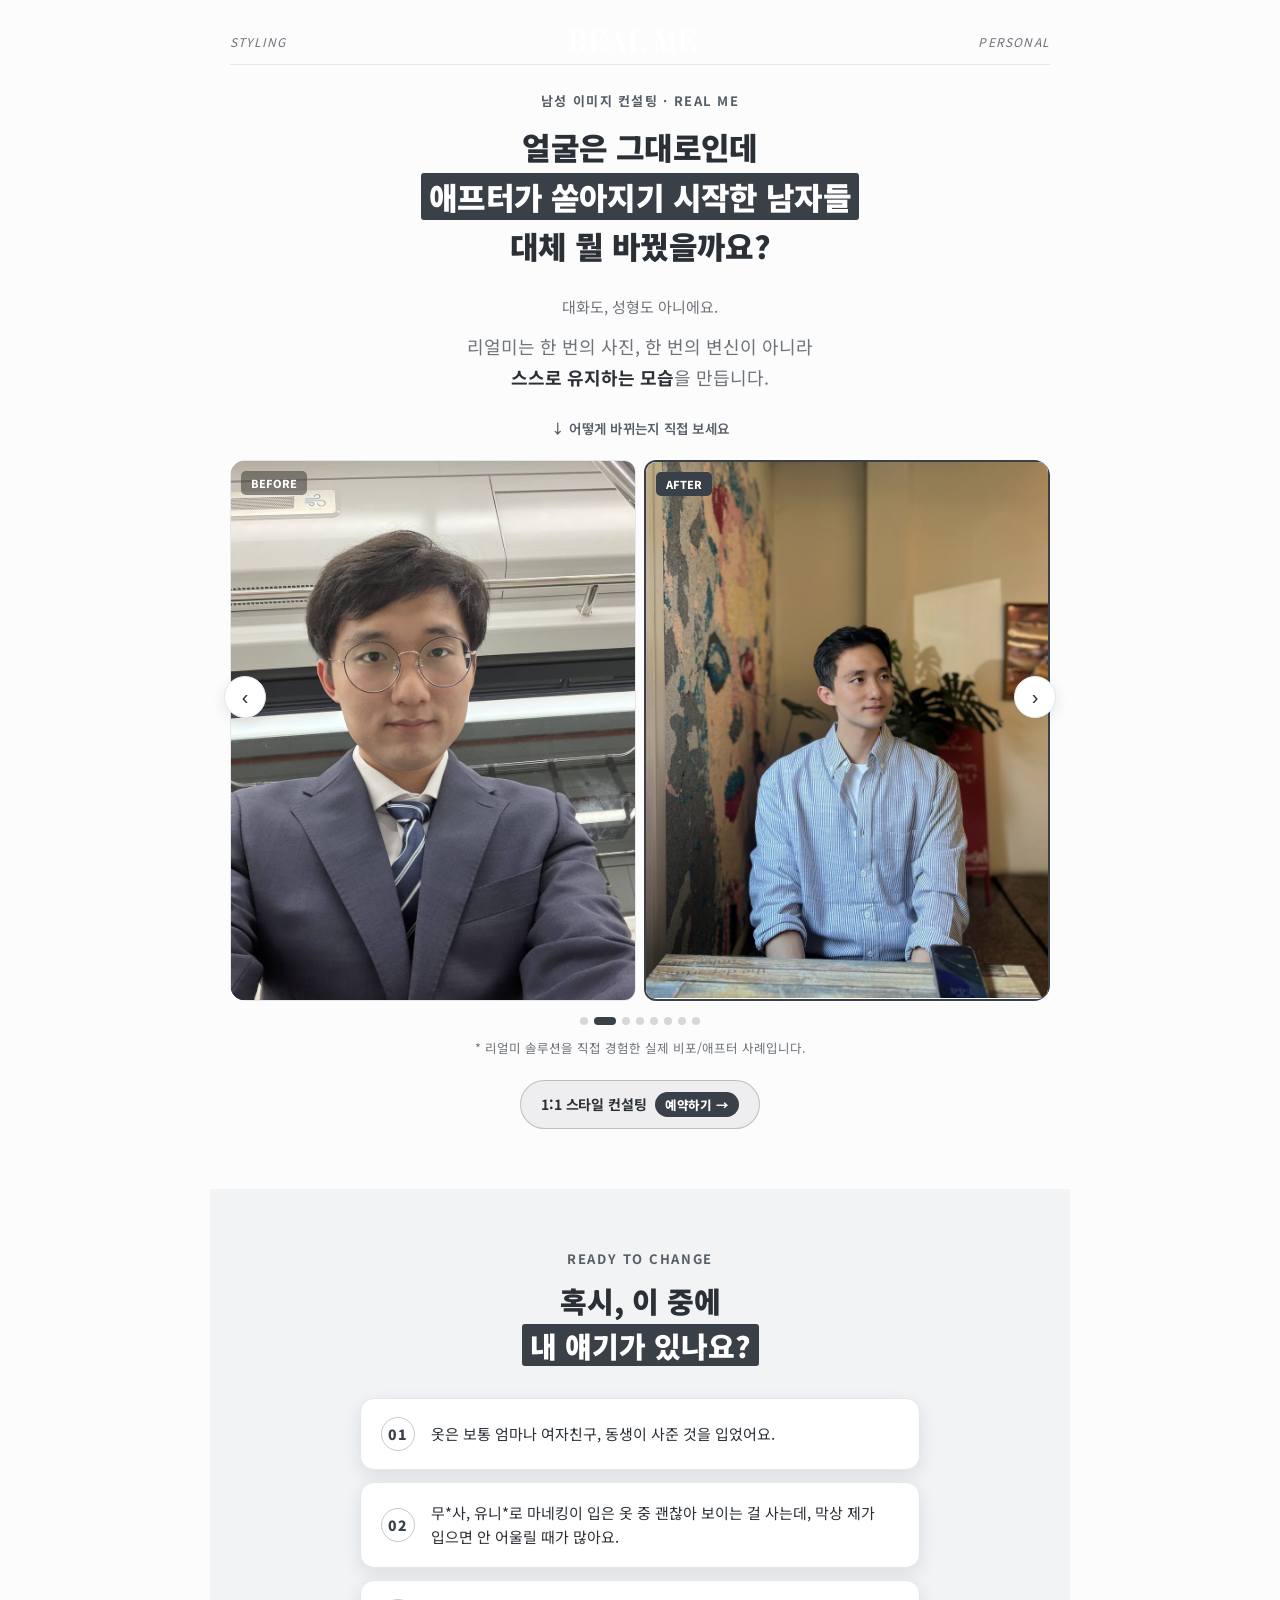
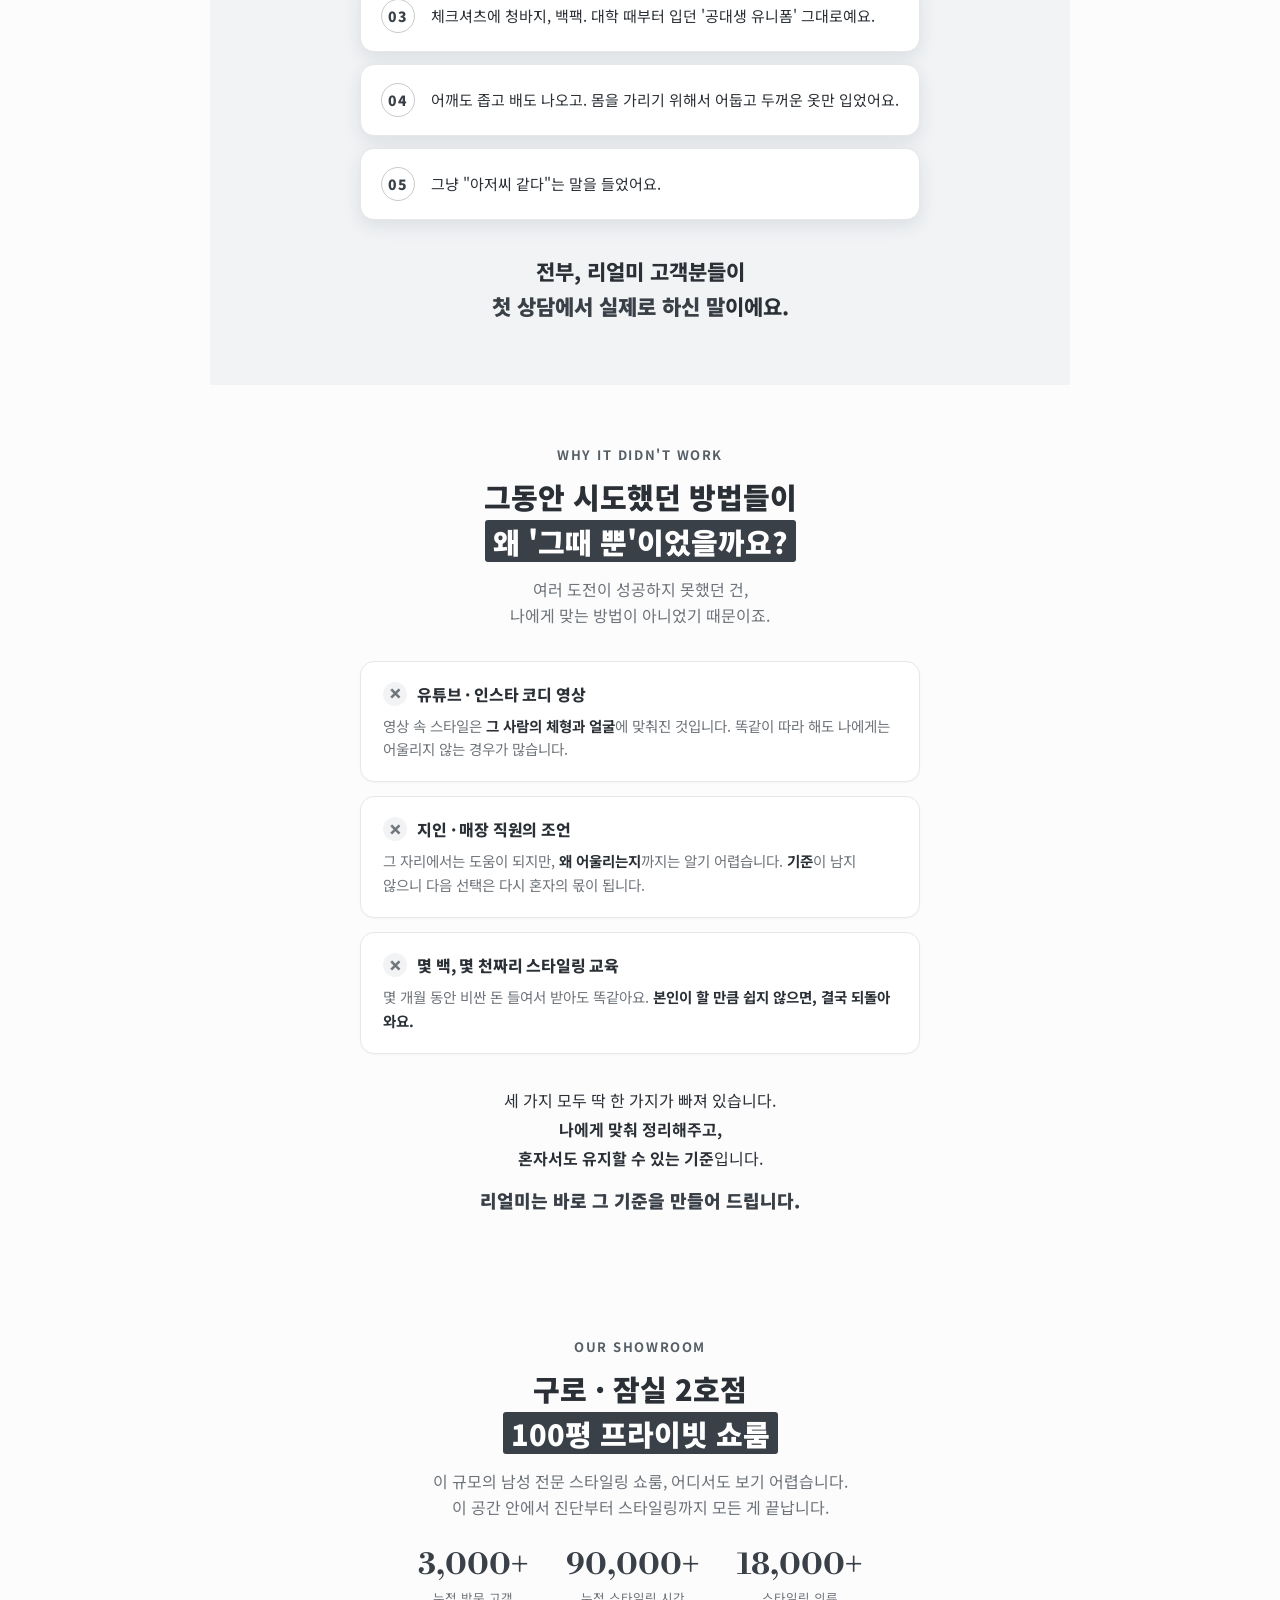
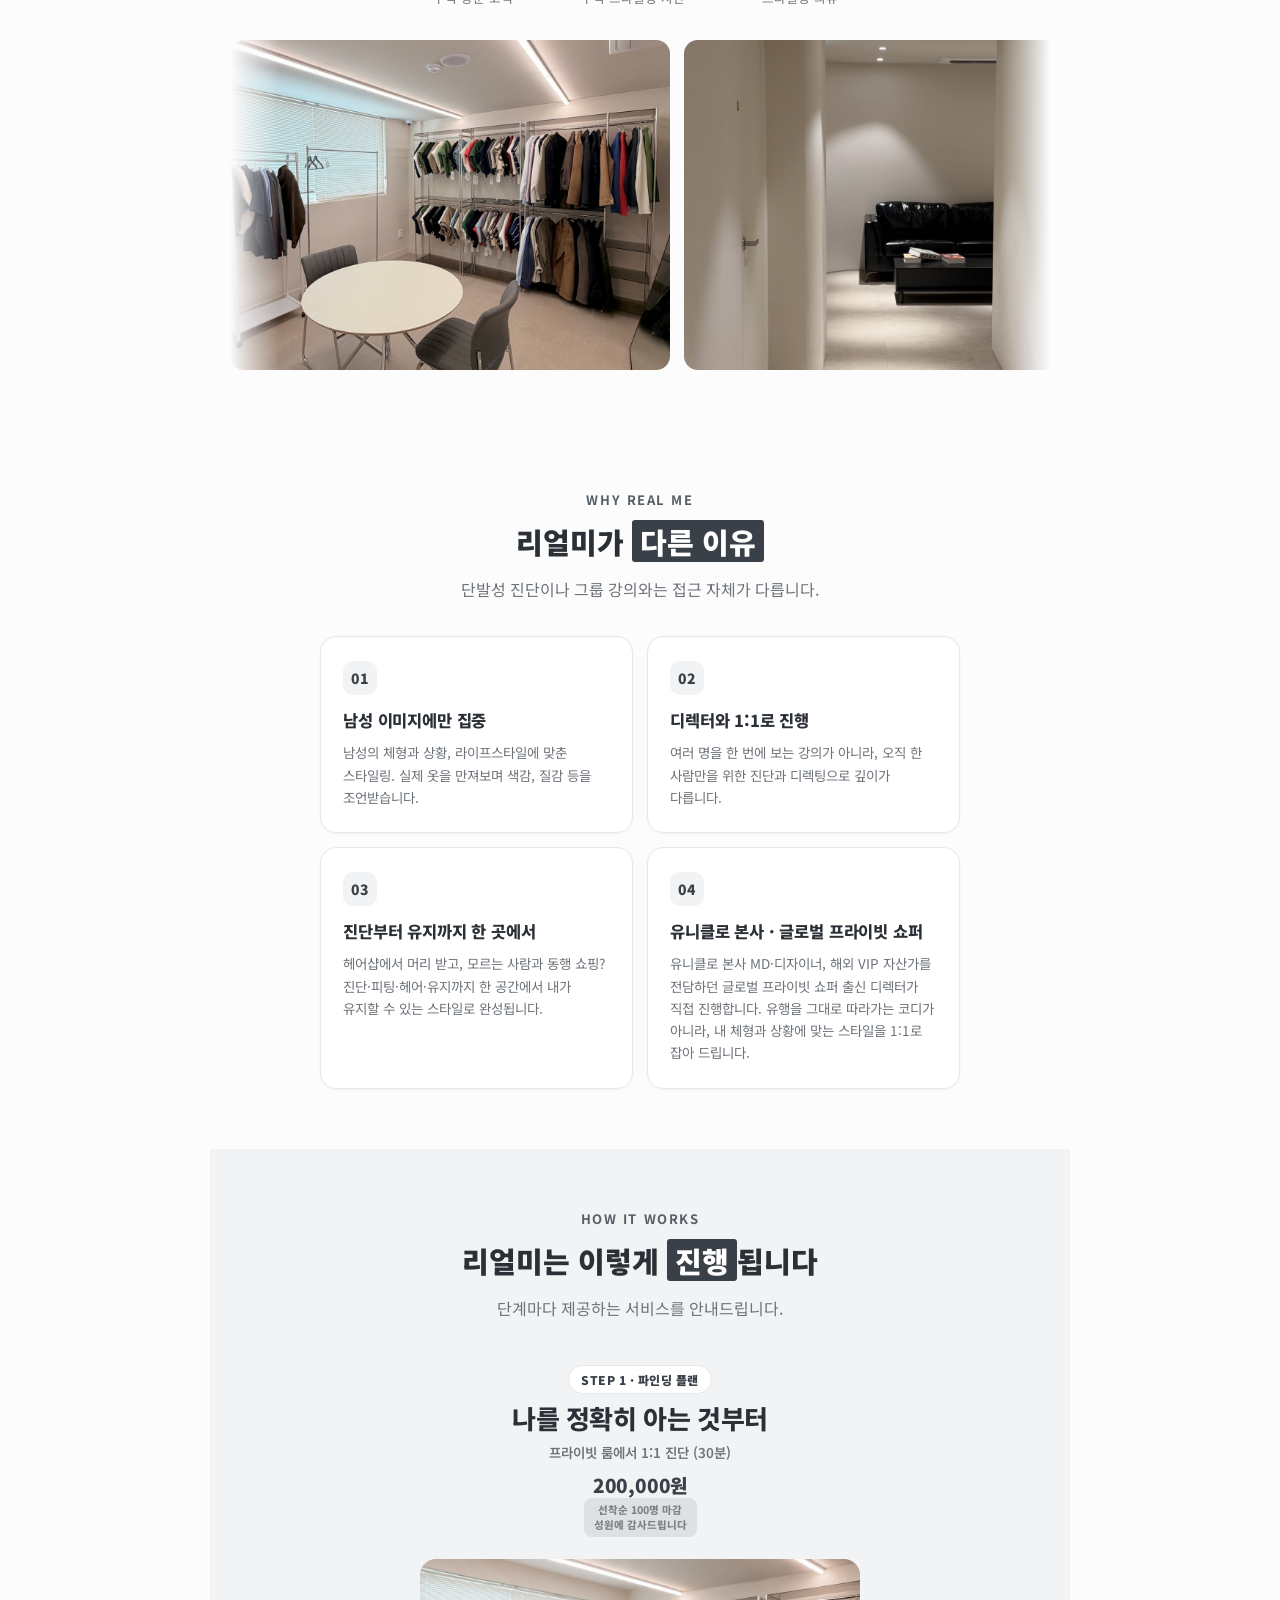
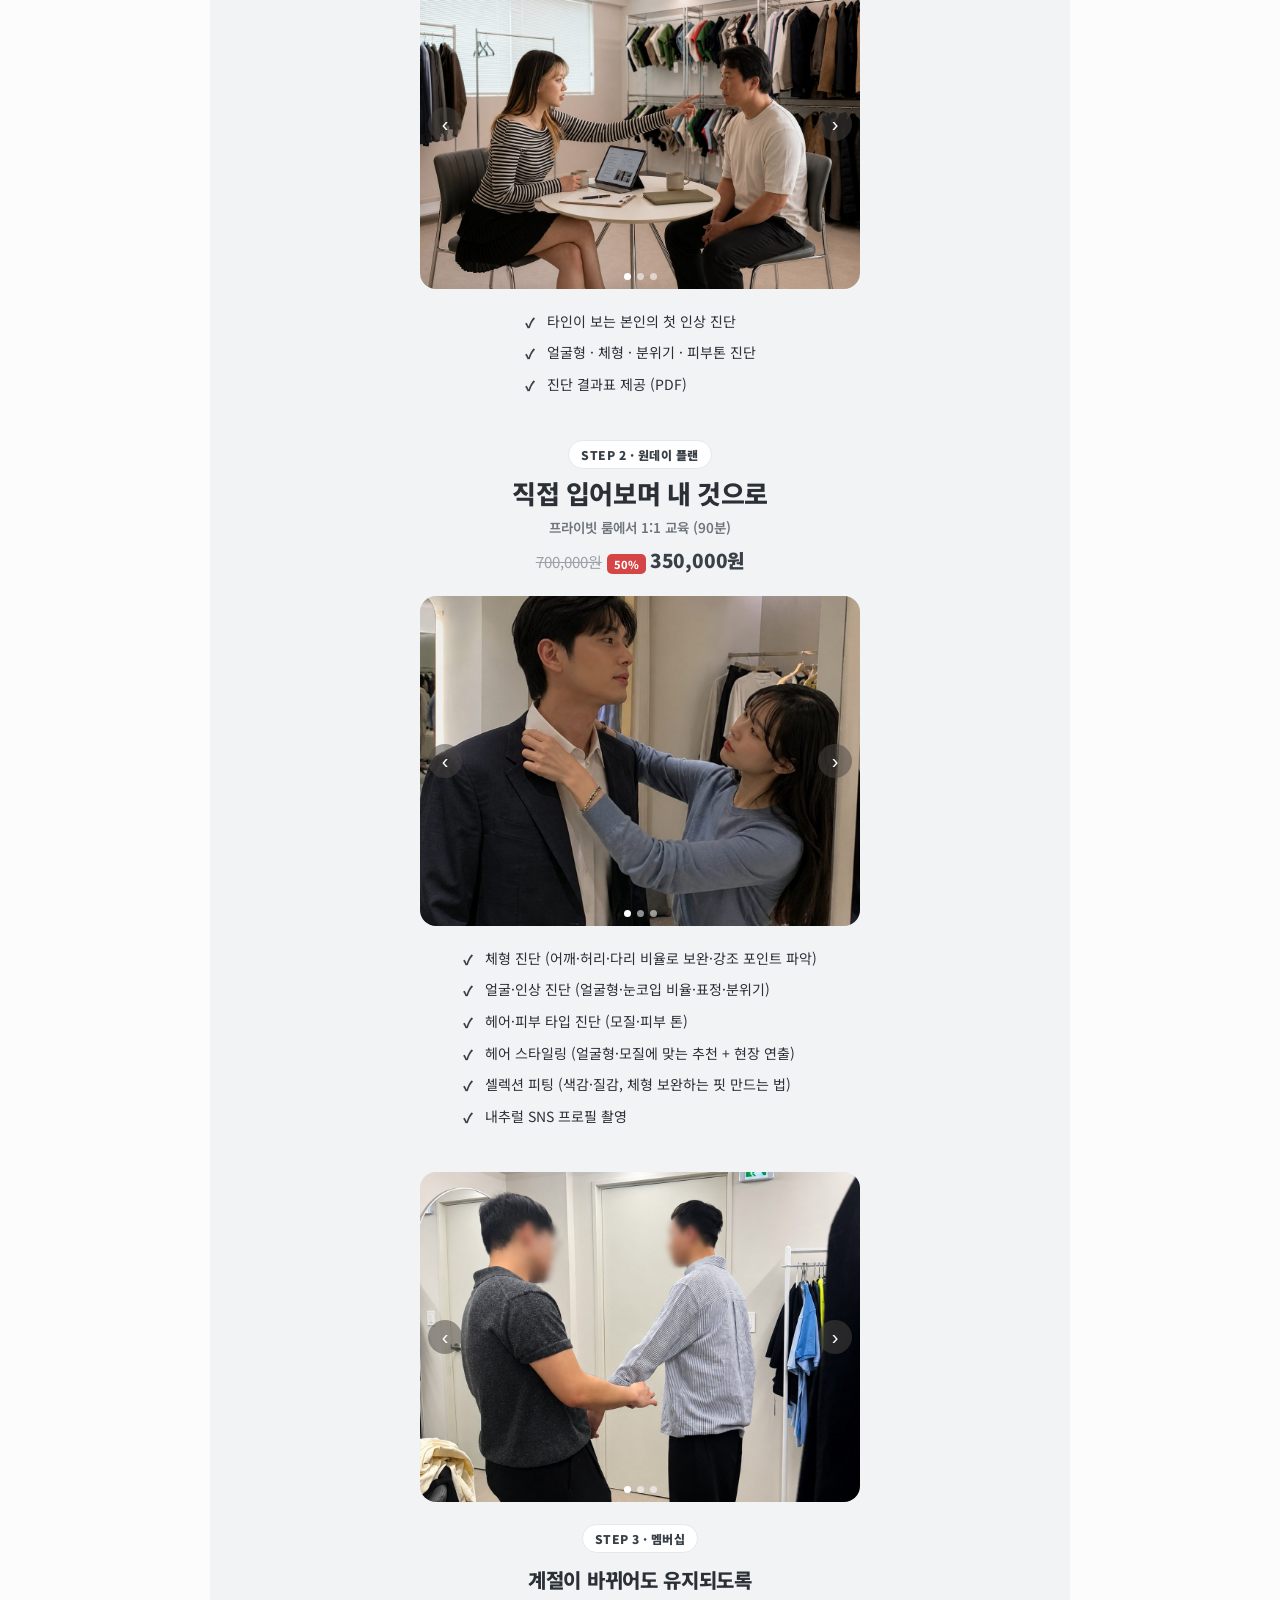
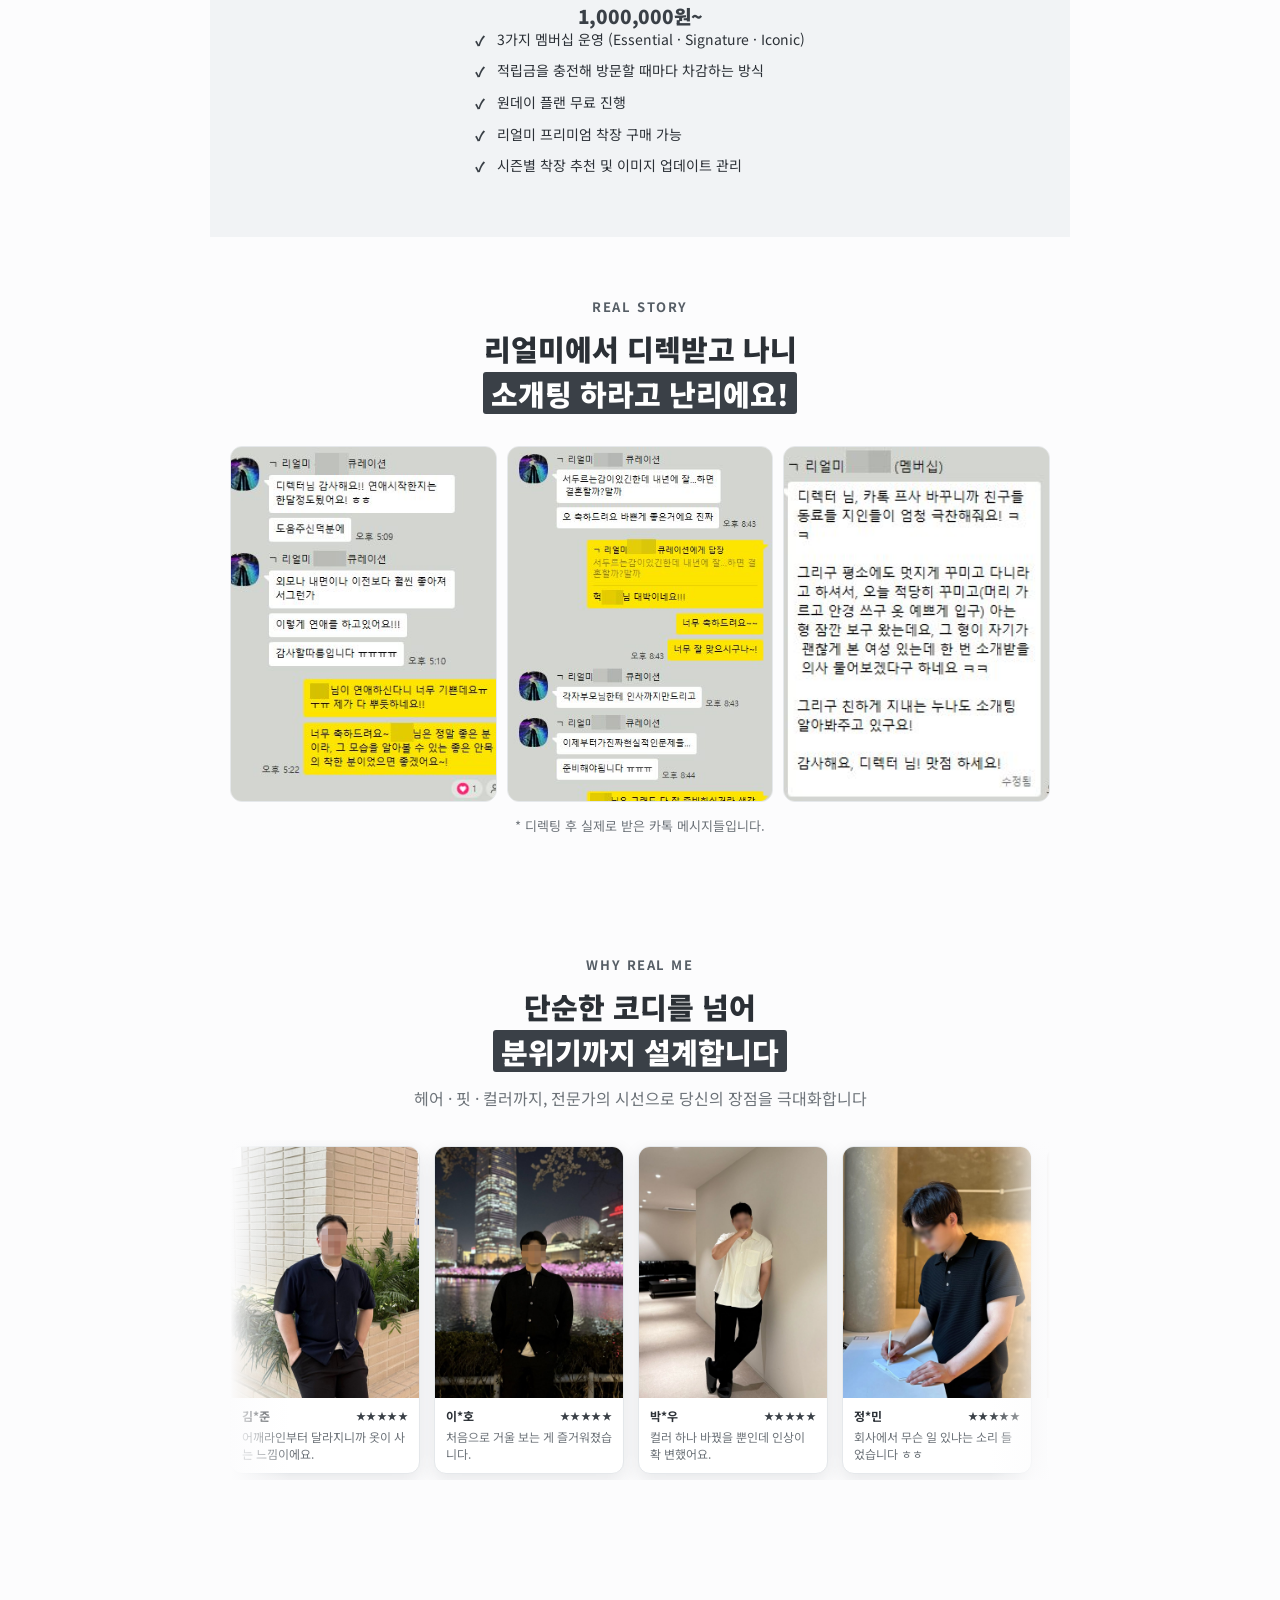
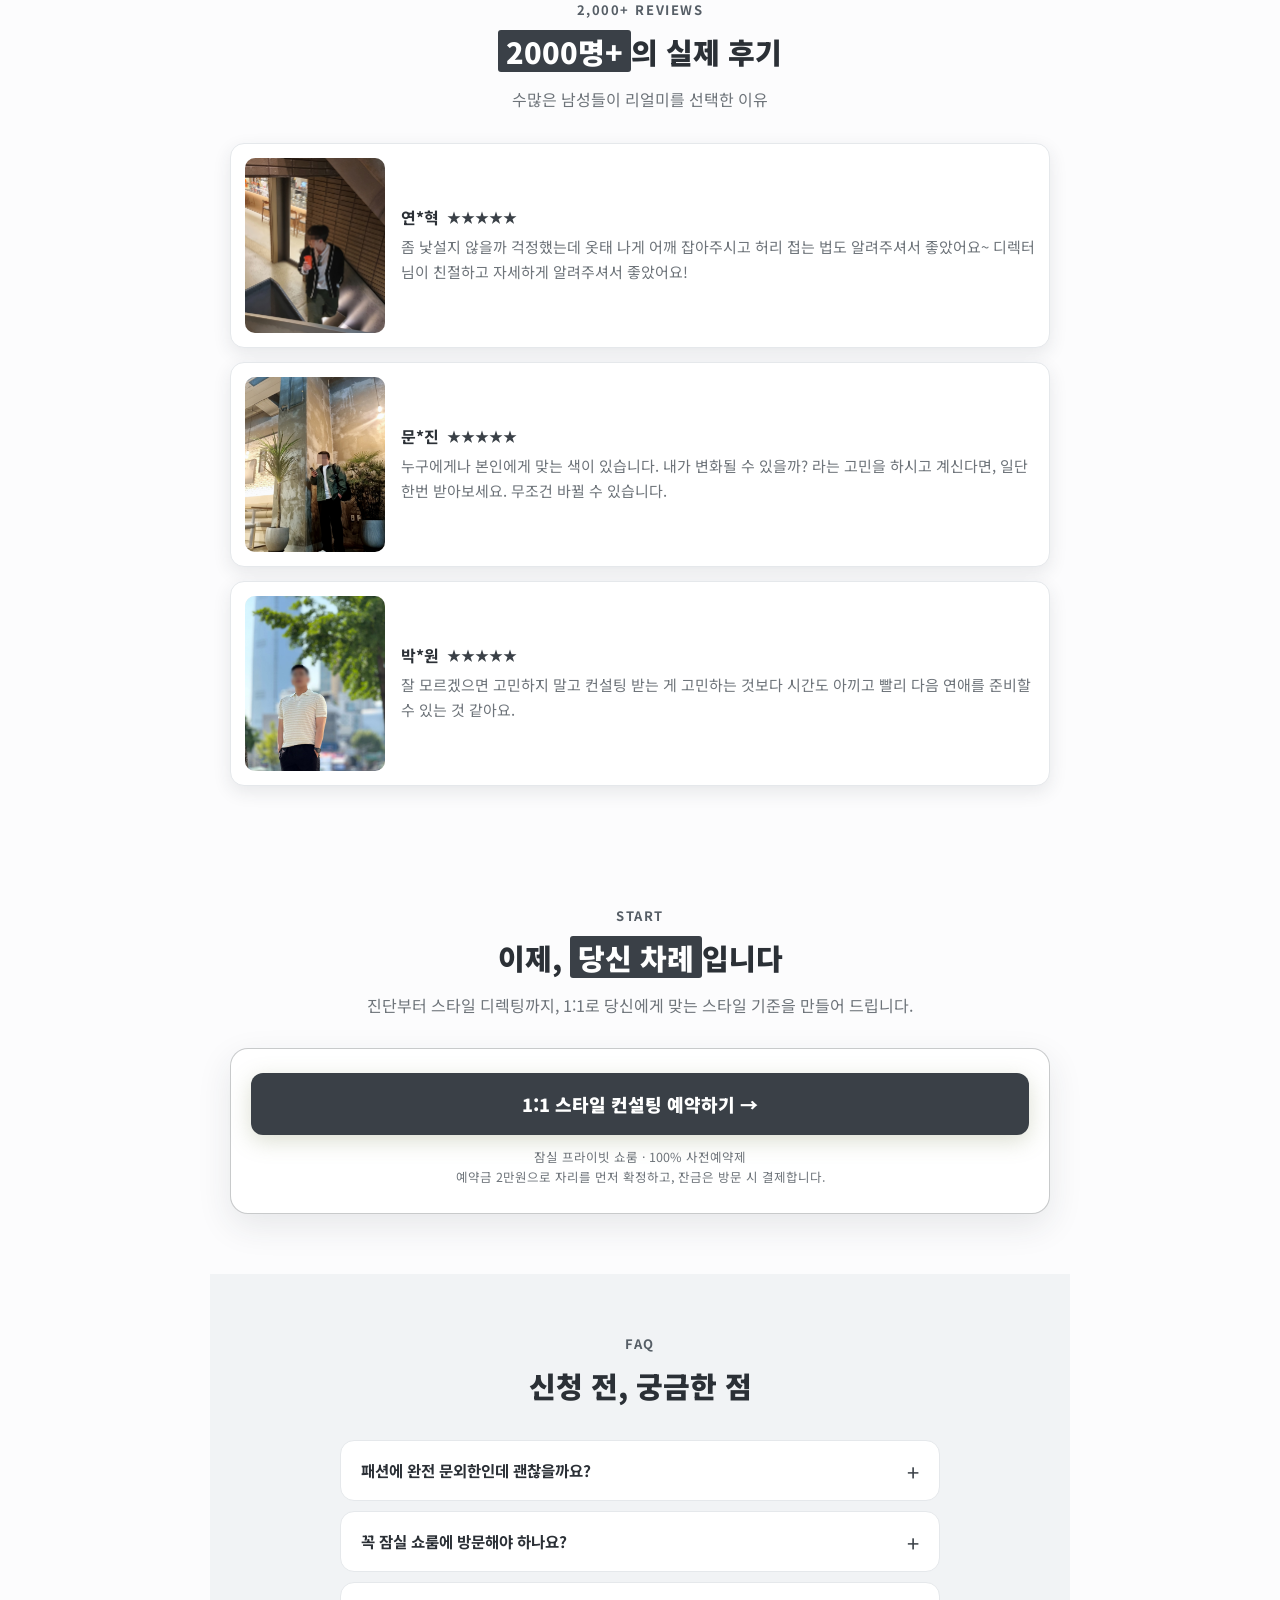
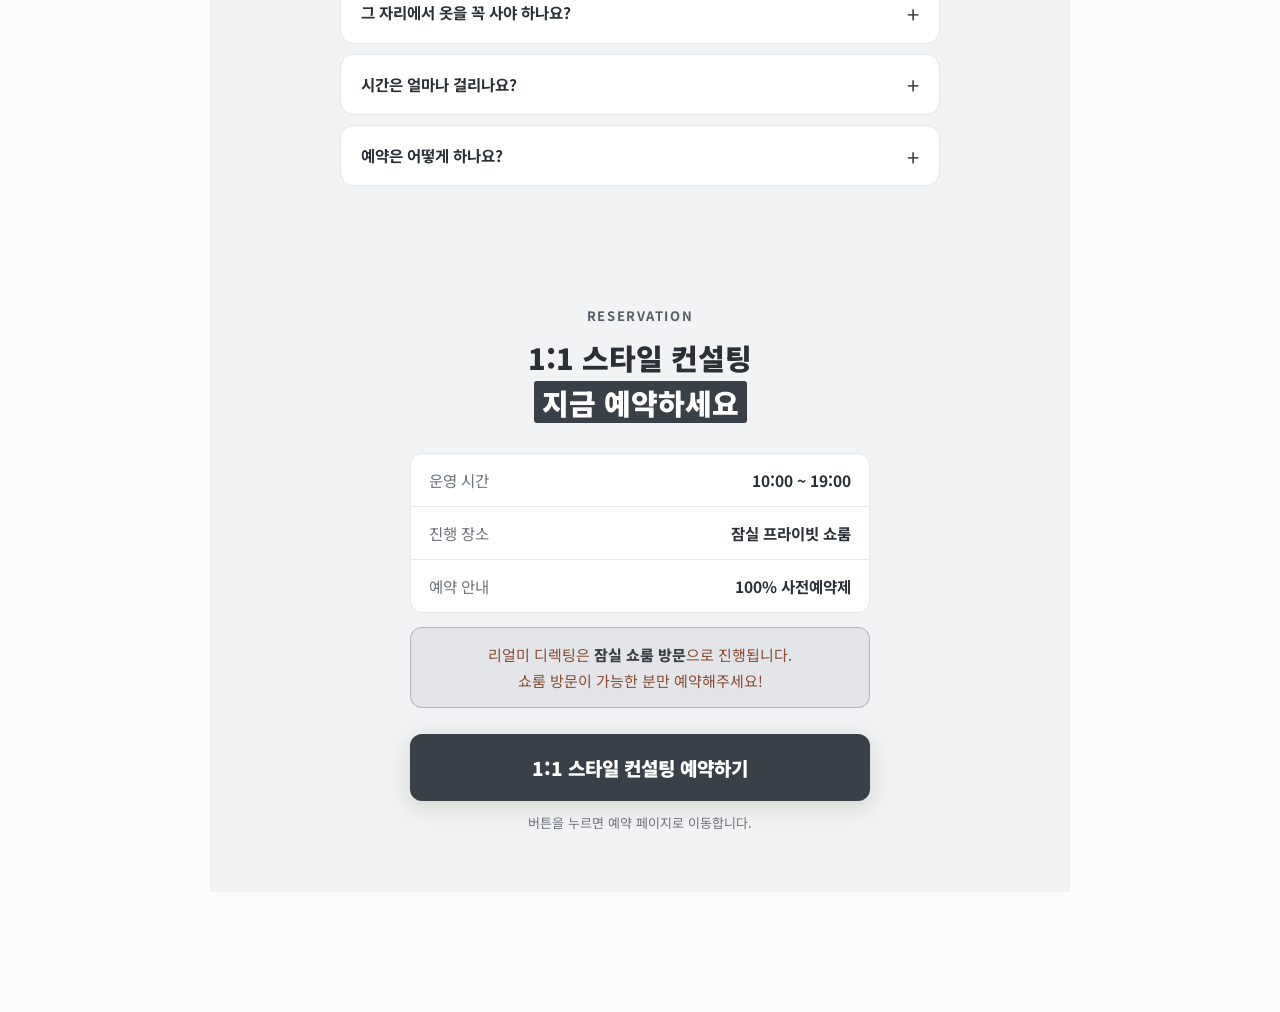
<file: index.html>
<!DOCTYPE html>
<html lang="ko">
<head>
<script>
(function () {
  // 메타 광고 UTM 매크로 미치환 처리 (2026-08-24)
  // {{ad.name}} 등이 그대로 들어오는 클릭 = 광고 리다이렉트를 안 탄 자연 유입(게시물 공유·프로필 등).
  // utm_medium=paid 는 고정 문자열이라 그대로 두면 유료 세션으로 잘못 집계된다.
  // GA4가 첫 page_view에서 쿼리스트링을 읽기 전에 URL을 바로잡아야 하므로 head 최상단에서 동기 실행.
  try {
    var url = new URL(window.location.href);
    var qs = url.searchParams;
    var MACRO = /\{\{|%7B%7B/i;
    var unresolved = [];
    qs.forEach(function (v, k) {
      if (MACRO.test(decodeURIComponent(v || ''))) unresolved.push(k);
    });
    if (!unresolved.length) return;
    unresolved.forEach(function (k) { qs.delete(k); });
    qs.set('utm_source', 'instagram');
    qs.set('utm_medium', 'social');
    qs.set('utm_campaign', 'meta_post_unresolved');
    url.search = qs.toString();
    window.history.replaceState(null, '', url.toString());
    window.__utmMacroUnresolved = true;
    window.__utmMacroFields = unresolved.join(',');
  } catch (e) { /* 절대 랜딩을 죽이지 않는다 */ }
})();
</script>
<meta charset="UTF-8" />
<meta name="viewport" content="width=device-width, initial-scale=1.0, viewport-fit=cover" />
<title>리얼미 · 나에게 맞는 남성 스타일 컨설팅</title>
<meta name="description" content="남성 이미지 컨설팅 리얼미. 얼굴형·체형·피부톤 1:1 진단부터 스타일 디렉팅까지, 나에게 맞는 스타일 기준을 만들어 드립니다. 잠실 프라이빗 쇼룸." />

<meta property="og:type" content="website" />
<meta property="og:title" content="리얼미 · 나에게 맞는 남성 스타일 컨설팅" />
<meta property="og:description" content="얼굴형·체형·피부톤 1:1 진단부터 스타일 디렉팅까지. 나에게 맞는 스타일 기준을 만들어 드립니다." />
<meta property="og:url" content="https://impact-me.real-me.co.kr" />

<!-- 트래킹 ID (GTM 미사용, 단일 캠페인 랜딩) -->
<script>
  window.REALME_CONFIG = {
    GA4_ID:        "G-TYWS49LKCM",
    META_PIXEL_ID: "468864818533646"
  };
</script>
<!-- Google Analytics 4 -->
<script>
(function(){var id=window.REALME_CONFIG.GA4_ID;if(!id||id.indexOf('X')>-1)return;
var s=document.createElement('script');s.async=true;
s.src='https://www.googletagmanager.com/gtag/js?id='+id;document.head.appendChild(s);
window.dataLayer=window.dataLayer||[];function gtag(){dataLayer.push(arguments);}
window.gtag=gtag;gtag('js',new Date());gtag('config',id);})();
</script>
<!-- Meta Pixel -->
<script>
(function(){var id=window.REALME_CONFIG.META_PIXEL_ID;if(!id||id.indexOf('0000000000000000')===0)return;
!function(f,b,e,v,n,t,s){if(f.fbq)return;n=f.fbq=function(){n.callMethod?
n.callMethod.apply(n,arguments):n.queue.push(arguments)};if(!f._fbq)f._fbq=n;
n.push=n;n.loaded=!0;n.version='2.0';n.queue=[];t=b.createElement(e);t.async=!0;
t.src=v;s=b.getElementsByTagName(e)[0];s.parentNode.insertBefore(t,s)}(window,document,'script',
'https://connect.facebook.net/en_US/fbevents.js');fbq('init',id);fbq('track','PageView');})();
</script>

<link rel="preconnect" href="https://fonts.googleapis.com" />
<link rel="preconnect" href="https://fonts.gstatic.com" crossorigin />
<link href="https://fonts.googleapis.com/css2?family=Libre+Bodoni:wght@500;700&family=Noto+Sans+KR:wght@400;500;700;900&display=swap" rel="stylesheet" />
<link rel="stylesheet" href="style-findme.css?v=20260723a" />
<style>
/* 2026-07-24 인라인 보정: 스텝(제목-사진-내용) 레이아웃 + 쇼룸 통계 스트립 */
.svc-head{text-align:center;}
.svc-head .svc-step{margin-bottom:6px;}
.svc-head .svc-title{font-size:26px;margin-bottom:0;}
.svc-head .svc-room{font-size:13.5px;font-weight:600;color:var(--muted);margin-top:7px;}
.svc-price{text-align:center;font-size:15px;margin-top:9px;color:var(--muted);}
.svc-price s{opacity:.65;margin-right:3px;}
.svc-price b{color:var(--lime);font-size:19px;font-weight:900;letter-spacing:-0.01em;}
.svc-off{display:inline-block;background:#D64545;color:#fff;font-size:11px;font-weight:800;padding:2px 7px;border-radius:5px;vertical-align:middle;margin:0 4px 0 2px;}
.svc-media{max-width:440px;margin:0 auto;}
.svc-body{width:100%;max-width:520px;margin:0 auto;}
.stats-strip{display:flex;justify-content:center;gap:38px;margin:26px auto 2px;text-align:center;}
.stats-strip .stat b{display:block;font-family:'Libre Bodoni',serif;font-size:30px;font-weight:700;color:var(--lime);line-height:1.25;}
.stats-strip .stat span{font-size:12.5px;color:var(--muted);}
.shroom-img{flex:0 0 440px;}
@media (max-width:600px){ .shroom-img{flex:0 0 320px;} }
@media (max-width:520px){
  .svc-head .svc-title{font-size:22px;}
  .svc-media{max-width:330px;}
  .stats-strip{gap:22px;}
  .stats-strip .stat b{font-size:23px;}
}
</style>
</head>
<body>
<!-- ============================================================
     ✏️  텍스트 수정 가이드 (읽고 지우지 마세요)
     ------------------------------------------------------------
     · 고쳐도 되는 것 : > 와 < 사이의 한글 글자
         예)  <h2 class="sec-title">여기 제목만 고치기</h2>
              <p>여기 설명 문장만 고치기</p>
     · 절대 건드리면 안 되는 것 : < > 안의 영어/기호 (태그·class·href 등)
     · <em>초록 강조</em>  ·  <b>진한 강조</b>  ·  <br> 는 줄바꿈
     · 섹션은 아래 번호 주석으로 찾기 :
         1히어로 2문제공감 3왜안됐나 4서비스상세 5왜리얼미
         5.5쇼룸갤러리 6카톡후기 7마퀴 8실제후기
         9플랜·가격 10FAQ 11최종CTA
     · 저장(Ctrl+S) → 브라우저 새로고침(F5) 하면 바로 반영
     ============================================================ -->
<main class="landing">

  <!-- ===== 1. 히어로 (훅 + 비포/애프터) ===== -->
  <section data-sec="findme_s01_hero" class="hero" data-reveal>
    <div class="nav-row">STYLING<img class="brand-logo" src="images/logo-white.png" alt="REAL ME">PERSONAL</div>

    <div class="hero-eyebrow">남성 이미지 컨설팅 · REAL ME</div>
    <h1 class="hero-title">얼굴은 그대로인데<br><em>애프터가 쏟아지기 시작한 남자들</em><br>대체 뭘 바꿨을까요?</h1>
    <p class="hero-sub"><span style="display:block;font-size:15px;line-height:1.35;margin-bottom:14px;">대화도, 성형도 아니에요.</span>리얼미는 한 번의 사진, 한 번의 변신이 아니라<br><b>스스로 유지하는 모습</b>을 만듭니다.</p>

    <!-- 상단 오퍼/CTA 제거 (2026-07-21 개편): 첫 화면은 훅+비포애프터로 스크롤 유도.
         오퍼·CTA는 아래 섹션 + 스크롤 뎁스별 sticky 버튼이 담당. -->
    <div class="hero-hint" aria-hidden="true">↓ 어떻게 바뀌는지 직접 보세요</div>

    <div class="slider">
      <div class="slider-view">
        <div class="slider-track" id="baTrack">
          <div class="ba-slide"><div class="ba-card"><span class="ba-tag">BEFORE</span><div class="imgslot r34" data-label="ba-before-1.jpg"><img src="images/ba-before-1.jpg" alt="비포 1" onerror="this.style.display='none'"></div></div><div class="ba-card after"><span class="ba-tag a">AFTER</span><div class="imgslot r34" data-label="ba-after-1.jpg"><img src="images/ba-after-1.jpg" alt="애프터 1" onerror="this.style.display='none'"></div></div></div>
          <div class="ba-slide"><div class="ba-card"><span class="ba-tag">BEFORE</span><div class="imgslot r34" data-label="ba-before-2.jpg"><img src="images/ba-before-2.jpg" alt="비포 2" onerror="this.style.display='none'"></div></div><div class="ba-card after"><span class="ba-tag a">AFTER</span><div class="imgslot r34" data-label="ba-after-2.jpg"><img src="images/ba-after-2.jpg" alt="애프터 2" onerror="this.style.display='none'"></div></div></div>
          <div class="ba-slide"><div class="ba-card"><span class="ba-tag">BEFORE</span><div class="imgslot r34" data-label="ba-before-3.jpg"><img src="images/ba-before-3.jpg" alt="비포 3" onerror="this.style.display='none'"></div></div><div class="ba-card after"><span class="ba-tag a">AFTER</span><div class="imgslot r34" data-label="ba-after-3.jpg"><img src="images/ba-after-3.jpg" alt="애프터 3" onerror="this.style.display='none'"></div></div></div>
          <div class="ba-slide"><div class="ba-card"><span class="ba-tag">BEFORE</span><div class="imgslot r34" data-label="ba-before-4.jpg"><img src="images/ba-before-4.jpg" alt="비포 4" onerror="this.style.display='none'"></div></div><div class="ba-card after"><span class="ba-tag a">AFTER</span><div class="imgslot r34" data-label="ba-after-4.jpg"><img src="images/ba-after-4.jpg" alt="애프터 4" onerror="this.style.display='none'"></div></div></div>
          <div class="ba-slide"><div class="ba-card"><span class="ba-tag">BEFORE</span><div class="imgslot r34" data-label="ba-before-5.jpg"><img src="images/ba-before-5.jpg" alt="비포 5" onerror="this.style.display='none'"></div></div><div class="ba-card after"><span class="ba-tag a">AFTER</span><div class="imgslot r34" data-label="ba-after-5.jpg"><img src="images/ba-after-5.jpg" alt="애프터 5" onerror="this.style.display='none'"></div></div></div>
          <div class="ba-slide"><div class="ba-card"><span class="ba-tag">BEFORE</span><div class="imgslot r34" data-label="ba-before-6.jpg"><img src="images/ba-before-6.jpg" alt="비포 6" onerror="this.style.display='none'"></div></div><div class="ba-card after"><span class="ba-tag a">AFTER</span><div class="imgslot r34" data-label="ba-after-6.jpg"><img src="images/ba-after-6.jpg" alt="애프터 6" onerror="this.style.display='none'"></div></div></div>
          <div class="ba-slide"><div class="ba-card"><span class="ba-tag">BEFORE</span><div class="imgslot r34" data-label="ba-before-7.jpg"><img src="images/ba-before-7.jpg" alt="비포 7" onerror="this.style.display='none'"></div></div><div class="ba-card after"><span class="ba-tag a">AFTER</span><div class="imgslot r34" data-label="ba-after-7.jpg"><img src="images/ba-after-7.jpg" alt="애프터 7" onerror="this.style.display='none'"></div></div></div>
          <div class="ba-slide"><div class="ba-card"><span class="ba-tag">BEFORE</span><div class="imgslot r34" data-label="ba-before-8.jpg"><img src="images/ba-before-8.jpg" alt="비포 8" onerror="this.style.display='none'"></div></div><div class="ba-card after"><span class="ba-tag a">AFTER</span><div class="imgslot r34" data-label="ba-after-8.jpg"><img src="images/ba-after-8.jpg" alt="애프터 8" onerror="this.style.display='none'"></div></div></div>
        </div>
      </div>
      <button class="slider-btn prev" id="baPrev" aria-label="이전">‹</button>
      <button class="slider-btn next" id="baNext" aria-label="다음">›</button>
      <div class="slider-dots" id="baDots"></div>
    </div>

    <p class="slider-caption">* 리얼미 솔루션을 직접 경험한 실제 비포/애프터 사례입니다.</p>
    <a href="realme-booking-A.html" class="hero-offer-pill" data-cta="hero">1:1 스타일 컨설팅 <span class="hop-go">예약하기 →</span></a>
  </section>

  <!-- ===== 2. 문제 공감 (Pain) ===== -->
  <section data-sec="findme_s02_pain" class="pain" data-reveal>
    <div class="eyebrow">READY TO CHANGE</div>
    <h2 class="sec-title">혹시, 이 중에<br><em>내 얘기가 있나요?</em></h2>
    <div class="pain-list">
      <div class="pain-card"><span class="pain-no">01</span><p>옷은 보통 엄마나 여자친구, 동생이 사준 것을 입었어요.</p></div>
      <div class="pain-card"><span class="pain-no">02</span><p>무*사, 유니*로 마네킹이 입은 옷 중 괜찮아 보이는 걸 사는데, 막상 제가 입으면 안 어울릴 때가 많아요.</p></div>
      <div class="pain-card"><span class="pain-no">03</span><p>체크셔츠에 청바지, 백팩. 대학 때부터 입던 '공대생 유니폼' 그대로예요.</p></div>
      <div class="pain-card"><span class="pain-no">04</span><p>어깨도 좁고 배도 나오고. 몸을 가리기 위해서 어둡고 두꺼운 옷만 입었어요.</p></div>
      <div class="pain-card"><span class="pain-no">05</span><p>그냥 "아저씨 같다"는 말을 들었어요.</p></div>
    </div>
    <p class="pain-close">전부, 리얼미 고객분들이<br><em>첫 상담에서 실제로 하신 말</em>이에요.</p>
  </section>

  <!-- ===== 3. 그동안 왜 안 됐을까 (기존 방법의 한계) ===== -->
  <section data-sec="findme_s03_whyfail" class="whyfail" data-reveal>
    <div class="eyebrow">WHY IT DIDN'T WORK</div>
    <h2 class="sec-title">그동안 시도했던 방법들이<br><em>왜 '그때 뿐'이었을까요?</em></h2>
    <p class="sec-sub">여러 도전이 성공하지 못했던 건,<br>나에게 맞는 방법이 아니었기 때문이죠.</p>
    <div class="whyfail-list">
      <div class="whyfail-card">
        <div class="wf-head"><span class="wf-x">✕</span><b>유튜브 · 인스타 코디 영상</b></div>
        <p>영상 속 스타일은 <b>그 사람의 체형과 얼굴</b>에 맞춰진 것입니다. 똑같이 따라 해도 나에게는 어울리지 않는 경우가 많습니다.</p>
      </div>
      <div class="whyfail-card">
        <div class="wf-head"><span class="wf-x">✕</span><b>지인 · 매장 직원의 조언</b></div>
        <p>그 자리에서는 도움이 되지만, <b>왜 어울리는지</b>까지는 알기 어렵습니다. <b>기준</b>이 남지 않으니 다음 선택은 다시 혼자의 몫이 됩니다.</p>
      </div>
      <div class="whyfail-card">
        <div class="wf-head"><span class="wf-x">✕</span><b>몇 백, 몇 천짜리 스타일링 교육</b></div>
        <p>몇 개월 동안 비싼 돈 들여서 받아도 똑같아요. <b>본인이 할 만큼 쉽지 않으면, 결국 되돌아 와요.</b></p>
      </div>
    </div>
    <p class="whyfail-close">세 가지 모두 딱 한 가지가 빠져 있습니다.<br><b>나에게 맞춰 정리해주고, <br>혼자서도 유지할 수 있는 기준</b>입니다.<br><b class="wf-punch">리얼미는 바로 그 기준을 만들어 드립니다.</b></p>
  </section>

  <!-- ===== 5.5 쇼룸 갤러리 (자동 흐름) =====
       사진은 images/showroom-1.jpg ~ showroom-10.jpg (4:3 권장). JS가 자동 복제해 끊김 없이 흐름. -->
  <section data-sec="findme_s04_showroom" class="showroom" data-reveal>
    <div class="eyebrow">OUR SHOWROOM</div>
    <h2 class="sec-title">구로 · 잠실 2호점<br><em>100평 프라이빗 쇼룸</em></h2>
    <p class="sec-sub">이 규모의 남성 전문 스타일링 쇼룸, 어디서도 보기 어렵습니다.<br>이 공간 안에서 진단부터 스타일링까지 모든 게 끝납니다.</p>
    <div class="stats-strip">
      <div class="stat"><b>3,000+</b><span>누적 방문 고객</span></div>
      <div class="stat"><b>90,000+</b><span>누적 스타일링 시간</span></div>
      <div class="stat"><b>18,000+</b><span>스타일링 의류</span></div>
    </div>
    <div class="shroom-marquee">
      <div class="shroom-track" id="shroomTrack">
        <div class="imgslot r43 shroom-img" data-label="showroom-1.jpg"><img src="images/showroom-1.jpg" alt="리얼미 쇼룸 1" onerror="this.style.display='none'"></div>
        <div class="imgslot r43 shroom-img" data-label="showroom-2.jpg"><img src="images/showroom-2.jpg" alt="리얼미 쇼룸 2" onerror="this.style.display='none'"></div>
        <div class="imgslot r43 shroom-img" data-label="showroom-3.jpg"><img src="images/showroom-3.jpg" alt="리얼미 쇼룸 3" onerror="this.style.display='none'"></div>
        <div class="imgslot r43 shroom-img" data-label="showroom-4.jpg"><img src="images/showroom-4.jpg" alt="리얼미 쇼룸 4" onerror="this.style.display='none'"></div>
        <div class="imgslot r43 shroom-img" data-label="showroom-5.jpg"><img src="images/showroom-5.jpg" alt="리얼미 쇼룸 5" onerror="this.style.display='none'"></div>
        <div class="imgslot r43 shroom-img" data-label="showroom-6.jpg"><img src="images/showroom-6.jpg" alt="리얼미 쇼룸 6" onerror="this.style.display='none'"></div>
        <div class="imgslot r43 shroom-img" data-label="showroom-7.jpg"><img src="images/showroom-7.jpg" alt="리얼미 쇼룸 7" onerror="this.style.display='none'"></div>
        <div class="imgslot r43 shroom-img" data-label="showroom-8.jpg"><img src="images/showroom-8.jpg" alt="리얼미 쇼룸 8" onerror="this.style.display='none'"></div>
      </div>
    </div>
  </section>

  <!-- ===== 5. 왜 리얼미인가 (차별점) ===== -->
  <section data-sec="findme_s05_whyus" class="whyus" data-reveal>
    <div class="eyebrow">WHY REAL ME</div>
    <h2 class="sec-title">리얼미가 <em>다른 이유</em></h2>
    <p class="sec-sub">단발성 진단이나 그룹 강의와는 접근 자체가 다릅니다.</p>
    <div class="whyus-grid">
      <div class="whyus-card">
        <span class="whyus-ico">01</span>
        <h3>남성 이미지에만 집중</h3>
        <p>남성의 체형과 상황, 라이프스타일에 맞춘 스타일링. 실제 옷을 만져보며 색감, 질감 등을 조언받습니다. </p>
      </div>
      <div class="whyus-card">
        <span class="whyus-ico">02</span>
        <h3>디렉터와 1:1로 진행</h3>
        <p>여러 명을 한 번에 보는 강의가 아니라, 오직 한 사람만을 위한 진단과 디렉팅으로 깊이가 다릅니다.</p>
      </div>
      <div class="whyus-card">
        <span class="whyus-ico">03</span>
        <h3>진단부터 유지까지 한 곳에서</h3>
        <p>헤어샵에서 머리 받고, 모르는 사람과 동행 쇼핑? 진단·피팅·헤어·유지까지 한 공간에서 내가 유지할 수 있는 스타일로 완성됩니다.</p>
      </div>
      <div class="whyus-card">
        <span class="whyus-ico">04</span>
        <h3>유니클로 본사 · 글로벌 프라이빗 쇼퍼</h3>
        <p>유니클로 본사 MD·디자이너, 해외 VIP 자산가를 전담하던 글로벌 프라이빗 쇼퍼 출신 디렉터가 직접 진행합니다. 유행을 그대로 따라가는 코디가 아니라, 내 체형과 상황에 맞는 스타일을 1:1로 잡아 드립니다.</p>
      </div>
    </div>
  </section>

  <!-- ===== 4. 서비스 상세 (진단·디렉팅·유지 단계별) =====
       ※ 기존 '솔루션 / 유지철학 / 진행단계' 3개 섹션을 하나로 합친 상세 버전.
          각 STEP 이미지는 images/service-1~3.jpg 로 넣으면 됩니다. -->
  <section data-sec="findme_s06_service" class="service" data-reveal>
    <div class="eyebrow">HOW IT WORKS</div>
    <h2 class="sec-title">리얼미는 이렇게 <em>진행</em>됩니다</h2>
    <p class="sec-sub">단계마다 제공하는 서비스를 안내드립니다.</p>

    <!-- STEP 1 · 파인딩 -->
    <div class="svc-block">
            <div class="svc-head">
        <span class="svc-step">STEP 1 · 파인딩 플랜</span>
        <h3 class="svc-title">나를 정확히 아는 것부터</h3>
        <p class="svc-room">프라이빗 룸에서 1:1 진단 (30분)</p>
        <p class="svc-price"><b>200,000원</b><br><span style="display:inline-block;font-size:10.5px;font-weight:800;padding:4px 10px;background:rgba(127,127,127,.18);color:inherit;opacity:.9;white-space:normal;text-align:center;line-height:1.45;border-radius:8px;">선착순 100명 마감<br>성원에 감사드립니다</span></p>
      </div>
      <div class="svc-media">
        <div class="svc-carousel">
          <div class="svc-ctrack">
            <div class="svc-slide imgslot r43" data-label="service-1-1.jpg"><img src="images/service-1-1.jpg" alt="파인딩 진단 1" onerror="this.style.display='none'"></div>
            <div class="svc-slide imgslot r43" data-label="service-1-2.jpg"><img src="images/service-1-2.jpg" alt="파인딩 진단 2" onerror="this.style.display='none'"></div>
            <div class="svc-slide imgslot r43" data-label="service-1-3.jpg"><img src="images/service-1-3.jpg" alt="파인딩 진단 3" onerror="this.style.display='none'"></div>
          </div>
          <button class="svc-nav prev" aria-label="이전">‹</button>
          <button class="svc-nav next" aria-label="다음">›</button>
          <div class="svc-dots"></div>
        </div>
      </div>
      <div class="svc-body">
          <ul class="svc-list">
          <li>타인이 보는 본인의 첫 인상 진단</li>
          <li>얼굴형 · 체형 · 분위기 · 피부톤 진단</li>
          <li>진단 결과표 제공 (PDF)</li>
        </ul>
      </div>
    </div>

    <!-- STEP 2 · 원데이 -->
    <div class="svc-block reverse">
            <div class="svc-head">
        <span class="svc-step">STEP 2 · 원데이 플랜</span>
        <h3 class="svc-title">직접 입어보며 내 것으로</h3>
        <p class="svc-room">프라이빗 룸에서 1:1 교육 (90분)</p>
        <p class="svc-price"><s>700,000원</s><span class="svc-off">50%</span><b>350,000원</b></p>
      </div>
      <div class="svc-media">
        <div class="svc-carousel">
          <div class="svc-ctrack">
            <div class="svc-slide imgslot r43" data-label="service-2-1.jpg"><img src="images/service-2-1.jpg" alt="원데이 디렉팅 1" onerror="this.style.display='none'"></div>
            <div class="svc-slide imgslot r43" data-label="service-2-2.jpg"><img src="images/service-2-2.jpg" alt="원데이 디렉팅 2" onerror="this.style.display='none'"></div>
            <div class="svc-slide imgslot r43" data-label="service-2-3.jpg"><img src="images/service-2-3.jpg" alt="원데이 디렉팅 3" onerror="this.style.display='none'"></div>
          </div>
          <button class="svc-nav prev" aria-label="이전">‹</button>
          <button class="svc-nav next" aria-label="다음">›</button>
          <div class="svc-dots"></div>
        </div>
      </div>
      <div class="svc-body">
                <ul class="svc-list">
          <li>체형 진단 (어깨·허리·다리 비율로 보완·강조 포인트 파악)</li>
          <li>얼굴·인상 진단 (얼굴형·눈코입 비율·표정·분위기)</li>
          <li>헤어·피부 타입 진단 (모질·피부 톤)</li>
          <li>헤어 스타일링 (얼굴형·모질에 맞는 추천 + 현장 연출)</li>
          <li>셀렉션 피팅 (색감·질감, 체형 보완하는 핏 만드는 법)</li>
          <li>내추럴 SNS 프로필 촬영</li>
        </ul>
      </div>
    </div>

    <!-- STEP 3 · 멤버십 -->
    <div class="svc-block">
      <div class="svc-media">
        <div class="svc-carousel">
          <div class="svc-ctrack">
            <div class="svc-slide imgslot r43" data-label="service-3-1.jpg"><img src="images/service-3-1.jpg" alt="멤버십 1" onerror="this.style.display='none'"></div>
            <div class="svc-slide imgslot r43" data-label="service-3-2.jpg"><img src="images/service-3-2.jpg" alt="멤버십 2" onerror="this.style.display='none'"></div>
            <div class="svc-slide imgslot r43" data-label="service-3-3.jpg"><img src="images/service-3-3.jpg" alt="멤버십 3" onerror="this.style.display='none'"></div>
          </div>
          <button class="svc-nav prev" aria-label="이전">‹</button>
          <button class="svc-nav next" aria-label="다음">›</button>
          <div class="svc-dots"></div>
        </div>
      </div>
      <div class="svc-body">
        <span class="svc-step">STEP 3 · 멤버십</span>
        <h3 class="svc-title">계절이 바뀌어도 유지되도록</h3>
        <p class="svc-price"><b>1,000,000원~</b></p>
          <ul class="svc-list">
	  <li>3가지 멤버십 운영 (Essential · Signature · Iconic)</li>
          <li>적립금을 충전해 방문할 때마다 차감하는 방식</li>
          <li>원데이 플랜 무료 진행</li>
          <li>리얼미 프리미엄 착장 구매 가능</li>
          <li>시즌별 착장 추천 및 이미지 업데이트 관리</li>
               </ul>
      </div>
    </div>
  </section>

  <!-- ===== 6. 카톡 후기 (증거) ===== -->
  <section data-sec="findme_s07_review_kakao" class="reviews-kakao" data-reveal>
    <div class="eyebrow">REAL STORY</div>
    <h2 class="sec-title">리얼미에서 디렉받고 나니<br><em>소개팅 하라고 난리에요!</em></h2>
    <div class="kakao-grid">
      <div class="imgslot r-free" data-label="kakao-1.jpg"><img src="images/kakao-1.jpg" alt="카톡 후기 1" onerror="this.style.display='none'"></div>
      <div class="imgslot r-free" data-label="kakao-2.jpg"><img src="images/kakao-2.jpg" alt="카톡 후기 2" onerror="this.style.display='none'"></div>
      <div class="imgslot r-free" data-label="kakao-3.jpg"><img src="images/kakao-3.jpg" alt="카톡 후기 3" onerror="this.style.display='none'"></div>
    </div>
    <p class="kakao-more">* 디렉팅 후 실제로 받은 카톡 메시지들입니다.</p>
  </section>

  <!-- ===== 7. 인물 사진 마퀴 (증거) ===== -->
  <section data-sec="findme_s08_lookbook" class="lookbook" data-reveal>
    <div class="eyebrow">WHY REAL ME</div>
    <h2 class="sec-title">단순한 코디를 넘어<br><em>분위기까지 설계합니다</em></h2>
    <p class="sec-sub">헤어 · 핏 · 컬러까지, 전문가의 시선으로 당신의 장점을 극대화합니다</p>
    <div class="marquee">
      <div class="marquee-track" id="lookTrack"></div>
    </div>
  </section>

  <!-- ===== 8. 실제 후기 (증거) ===== -->
  <section data-sec="findme_s09_review_text" class="reviews-text" data-reveal>
    <div class="eyebrow">2,000+ REVIEWS</div>
    <h2 class="sec-title"><em>2000명+</em>의 실제 후기</h2>
    <p class="sec-sub">수많은 남성들이 리얼미를 선택한 이유</p>
    <div class="rv-list">
      <div class="rv-item">
        <div class="imgslot r-sq" data-label="review-1.jpg"><img src="images/review-1.jpg" alt="후기 사진 1" onerror="this.style.display='none'"></div>
        <div class="rv-text"><div class="rv-top"><b>연*혁</b><span class="stars">★★★★★</span></div><p>좀 낯설지 않을까 걱정했는데 옷태 나게 어깨 잡아주시고 허리 접는 법도 알려주셔서 좋았어요~ 디렉터님이 친절하고 자세하게 알려주셔서 좋았어요!</p></div>
      </div>
      <div class="rv-item">
        <div class="imgslot r-sq" data-label="review-2.jpg"><img src="images/review-2.jpg" alt="후기 사진 2" onerror="this.style.display='none'"></div>
        <div class="rv-text"><div class="rv-top"><b>문*진</b><span class="stars">★★★★★</span></div><p>누구에게나 본인에게 맞는 색이 있습니다. 내가 변화될 수 있을까? 라는 고민을 하시고 계신다면, 일단 한번 받아보세요. 무조건 바뀔 수 있습니다.</p></div>
      </div>
      <div class="rv-item">
        <div class="imgslot r-sq" data-label="review-3.jpg"><img src="images/review-3.jpg" alt="후기 사진 3" onerror="this.style.display='none'"></div>
        <div class="rv-text"><div class="rv-top"><b>박*원</b><span class="stars">★★★★★</span></div><p>잘 모르겠으면 고민하지 말고 컨설팅 받는 게 고민하는 것보다 시간도 아끼고 빨리 다음 연애를 준비할 수 있는 것 같아요.</p></div>
      </div>
    </div>
  </section>


  <!-- ===== 9. 예약 안내 (가치 + CTA) ===== -->
  <section data-sec="findme_s10_plans" class="plans-sec" id="plans" data-reveal>
    <div class="eyebrow">START</div>
    <h2 class="sec-title">이제, <em>당신 차례</em>입니다</h2>
    <p class="sec-sub">진단부터 스타일 디렉팅까지, 1:1로 당신에게 맞는 스타일 기준을 만들어 드립니다.</p>
    <div class="offer" id="offer">
      <a href="realme-booking-A.html" class="offer-cta" data-cta="offer">1:1 스타일 컨설팅 예약하기 →</a>
      <p class="offer-note">잠실 프라이빗 쇼룸 · 100% 사전예약제<br>예약금 2만원으로 자리를 먼저 확정하고, 잔금은 방문 시 결제합니다.</p>
    </div>
  </section>

  <!-- ===== 10. 자주 묻는 질문 (FAQ) ===== -->
  <section data-sec="findme_s11_faq" class="faq" data-reveal>
    <div class="eyebrow">FAQ</div>
    <h2 class="sec-title">신청 전, 궁금한 점</h2>
    <div class="faq-list">
      <details class="faq-item">
        <summary>패션에 완전 문외한인데 괜찮을까요?</summary>
        <p>오히려 그런 분들을 위한 서비스입니다. 기준이 없던 분일수록 변화의 폭이 큽니다. 아무것도 몰라도 디렉터가 처음부터 하나씩 잡아 드립니다.</p>
      </details>
      <details class="faq-item">
        <summary>꼭 잠실 쇼룸에 방문해야 하나요?</summary>
        <p>네. 대면 진단과 직접 입어보는 피팅이 핵심이라 방문이 필요합니다. 100% 사전예약제로 운영되며, 쇼룸 방문이 가능한 분만 신청해주세요.</p>
      </details>
      <details class="faq-item">
        <summary>그 자리에서 옷을 꼭 사야 하나요?</summary>
        <p>강매는 없습니다. 입어본 옷이 마음에 들면 구매할 수 있고, 구매하지 않아도 진단 결과와 나만의 스타일 기준은 그대로 남습니다.</p>
      </details>
      <details class="faq-item">
        <summary>시간은 얼마나 걸리나요?</summary>
        <p>파인딩 플랜은 약 30분, 원데이 플랜은 약 90분 진행됩니다. 원하는 플랜을 선택해 방문하시면 됩니다.</p>
      </details>
      <details class="faq-item">
        <summary>예약은 어떻게 하나요?</summary>
        <p>예약 페이지에서 원하는 플랜을 선택하고 정보를 입력하시면 됩니다. 예약금 2만원으로 자리를 먼저 확정하고, 잔금은 방문 시 결제해요. (예약금은 이용 금액에서 차감)</p>
      </details>
    </div>
  </section>

  <!-- ===== 11. 운영 안내 + 최종 CTA ===== -->
  <section data-sec="findme_s12_apply" id="apply" class="apply" data-reveal>
    <div class="eyebrow">RESERVATION</div>
    <h2 class="sec-title">1:1 스타일 컨설팅<br><em>지금 예약하세요</em></h2>

    <div class="info-table">
      <div class="info-row"><span>운영 시간</span><b>10:00 ~ 19:00</b></div>
      <div class="info-row"><span>진행 장소</span><b>잠실 프라이빗 쇼룸</b></div>
      <div class="info-row"><span>예약 안내</span><b>100% 사전예약제</b></div>
    </div>
    <div class="info-notice">
      <p>리얼미 디렉팅은 <b>잠실 쇼룸 방문</b>으로 진행됩니다.<br>쇼룸 방문이 가능한 분만 예약해주세요!</p>
    </div>

    <a href="realme-booking-A.html" class="apply-cta" data-cta="apply">1:1 스타일 컨설팅 예약하기</a>
    <p class="apply-note">버튼을 누르면 예약 페이지로 이동합니다.</p>
  </section>

</main>

<!-- 고정 푸터 CTA -->
<div class="sticky-cta" id="stickyCta" role="region" aria-label="스타일 컨설팅 예약 배너">
  <div class="sticky-cta__inner">
    <span class="sticky-cta__text">1:1 스타일 컨설팅</span>
    <a href="realme-booking-A.html" class="sticky-cta__btn" id="ctaBtn" data-cta="sticky">예약하기 →</a>
  </div>
</div>

<script src="main.js?v=20260722a"></script>
<script>
/* 섹션 도달 트래킹 (2026-08-07): data-sec 지점이 화면 하단 35% 위로 들어오면 GA4 이벤트 1회. */
(function () {
  var secs = document.querySelectorAll("[data-sec]");
  if (!secs.length || !("IntersectionObserver" in window)) return;
  var io = new IntersectionObserver(function (es) {
    es.forEach(function (en) {
      if (!en.isIntersecting) return;
      var name = en.target.getAttribute("data-sec");
      io.unobserve(en.target);
      try { if (typeof window.gtag === "function") window.gtag("event", name, { landing: "landing_a" }); } catch (e) {}
    });
  }, { threshold: 0, rootMargin: "0px 0px -35% 0px" });
  secs.forEach(function (el) { io.observe(el); });
})();
</script>

<script>
/* 진입 UTM 승계 (2026-08-27)
   메인 CTA는 상대경로 정적 링크라 진입 UTM이 예약페이지로 전달되지 않았다.
   쓰레드 게시물 링크에 ?utm_source=threads 를 붙여도 클릭 순간 유실됐다.
   진입 시점 파라미터를 CTA href 에 그대로 얹어 넘긴다. */
(function () {
  try {
    var entry = new URLSearchParams(location.search);
    var keys = ['utm_source', 'utm_medium', 'utm_campaign', 'utm_content', 'utm_term'];
    var links = document.querySelectorAll('a[href*="realme-booking-A.html"]');
    for (var i = 0; i < links.length; i++) {
      var u = new URL(links[i].getAttribute('href'), location.href);
      /* 메인은 랜딩 구분자를 강제하지 않는다 — 진입 utm_source(예: threads)를 그대로 승계 */
      for (var j = 0; j < keys.length; j++) {
        var v = entry.get(keys[j]);
        if (v && !u.searchParams.get(keys[j])) u.searchParams.set(keys[j], v);
      }
      links[i].setAttribute('href', u.toString());
    }
  } catch (e) {}
})();
</script>
<!-- ▼ 광고 캠페인 꼬리표 → 예약금 결제번호 연결 (러버블 인입 대시보드 요청, 2026-10-08) — </body> 바로 전 ▼ -->
<script>
(function () {
  var ENDPOINT = 'https://ztwowgfqatizbjwsbtqs.supabase.co/functions/v1/deposit-utm-capture';
  var KEY = 'rm_pay_utm', TTL = 7 * 864e5;
  var KEYS = ['utm_source', 'utm_medium', 'utm_campaign', 'utm_content', 'utm_term'];
  var LIVE = /(^|\.)real-me\.co\.kr$/.test(location.hostname);   // 로컬·데모 페이지에서는 서버로 보내지 않음
  function load() { try { var o = JSON.parse(localStorage.getItem(KEY) || 'null'); if (o && o.ts && Date.now() - o.ts < TTL) return o; } catch (e) {} return null; }
  function store(o) { try { localStorage.setItem(KEY, JSON.stringify(o)); } catch (e) {} }
  // 1) 링크의 꼬리표를 브라우저에 7일 보관. 새 광고 클릭(utm_campaign 있음)이면 통째로 교체, 아니면 빈 칸만 보충
  //    — 타입폼→결제 페이지로 넘어올 때 utm_source 가 기존형/신규형 버킷값으로 바뀌어 오므로 랜딩에서 저장한 원값을 지킨다
  //    랜딩이 utm_source 를 '기존형/신규형/통합형/retarget'(랜딩 버킷)으로 바꿔 넘기므로, 그 값은 채널이 아니라
  //    landing_variant 로 따로 보내고 채널(utm_source)은 'meta' 로 둔다 — 러버블이 채널을 정해진 목록으로만 받음(10/8 "invalid acquisition_channel: 신규형")
  var BUCKET = { '기존형': 1, '신규형': 1, '통합형': 1, 'retarget': 1 };
  try {
    var q = new URLSearchParams(location.search), o = {}, has = false;
    KEYS.forEach(function (k) { var v = q.get(k); if (v) { o[k] = v; has = true; } });
    if (o.utm_source && BUCKET[o.utm_source]) { o.landing_variant = o.utm_source; o.utm_source = 'meta'; }
    if (has) {
      var prev = load();
      if (o.utm_campaign || !prev) { o.host = location.hostname; o.landing = location.pathname; o.ts = Date.now(); store(o); }
      else { KEYS.concat(['landing_variant']).forEach(function (k) { if (!prev[k] && o[k]) prev[k] = o[k]; }); store(prev); }
    }
  } catch (e) {}
  // 2) 결제번호가 정해지면 그 번호에 꼬리표를 붙여 서버로 (페이지 동작에는 영향 없음)
  var sent = {};
  function send(mulNo) {
    try {
      if (!mulNo || sent[mulNo] || !LIVE) return;
      var u = load(); if (!u) return;
      u = JSON.parse(JSON.stringify(u)); delete u.ts;
      u.mul_no = String(mulNo);
      var p = document.querySelector('input[name="phone"], #input-phone, input[type="tel"]');
      if (p && p.value) u.phone = String(p.value).replace(/\D/g, '');
      var n = document.querySelector('input[name="name"], #input-name');
      if (n && n.value) u.name = n.value.trim();
      u.page = location.pathname;
      sent[mulNo] = true;
      var body = new Blob([JSON.stringify(u)], { type: 'text/plain' });
      if (!(navigator.sendBeacon && navigator.sendBeacon(ENDPOINT, body))) {
        fetch(ENDPOINT, { method: 'POST', body: body, keepalive: true, mode: 'no-cors' }).catch(function () {});
      }
    } catch (e) {}
  }
  window.rmSendUtm = send; // 결제번호를 아는 곳에서 직접 호출 가능: rmSendUtm('결제번호')
  // 3) 결제 생성 요청(create-payment / create-payment-v2) 응답에서 결제번호를 꺼내 전송.
  //    응답을 다 읽은 뒤에 페이지로 넘겨서, 결제창으로 이동하기 전에 전송이 끝나게 한다.
  if (window.fetch) {
    var orig = window.fetch;
    window.fetch = function () {
      var url = arguments[0], out = orig.apply(this, arguments);
      try {
        var s = typeof url === 'string' ? url : ((url && url.url) || '');
        if (s.indexOf('create-payment') > -1) {
          out = out.then(function (r) {
            return r.clone().json().then(function (j) {
              try {
                var m = j && (j.mul_no || j.mulNo || (j.data && (j.data.mul_no || j.data.mulNo)));
                if (!m && j && j.payurl) { var mm = String(j.payurl).match(/[?&](?:mul_no|mulNo|mulno)=([^&#]+)/i); if (mm) m = decodeURIComponent(mm[1]); }
                if (m) send(m);
              } catch (e) {}
              return r;
            }, function () { return r; });
          });
        }
      } catch (e) {}
      return out;
    };
  }
})();
</script>
<!-- ▲ 캠페인 꼬리표 끝 ▲ -->
</body>
</html>
</file>
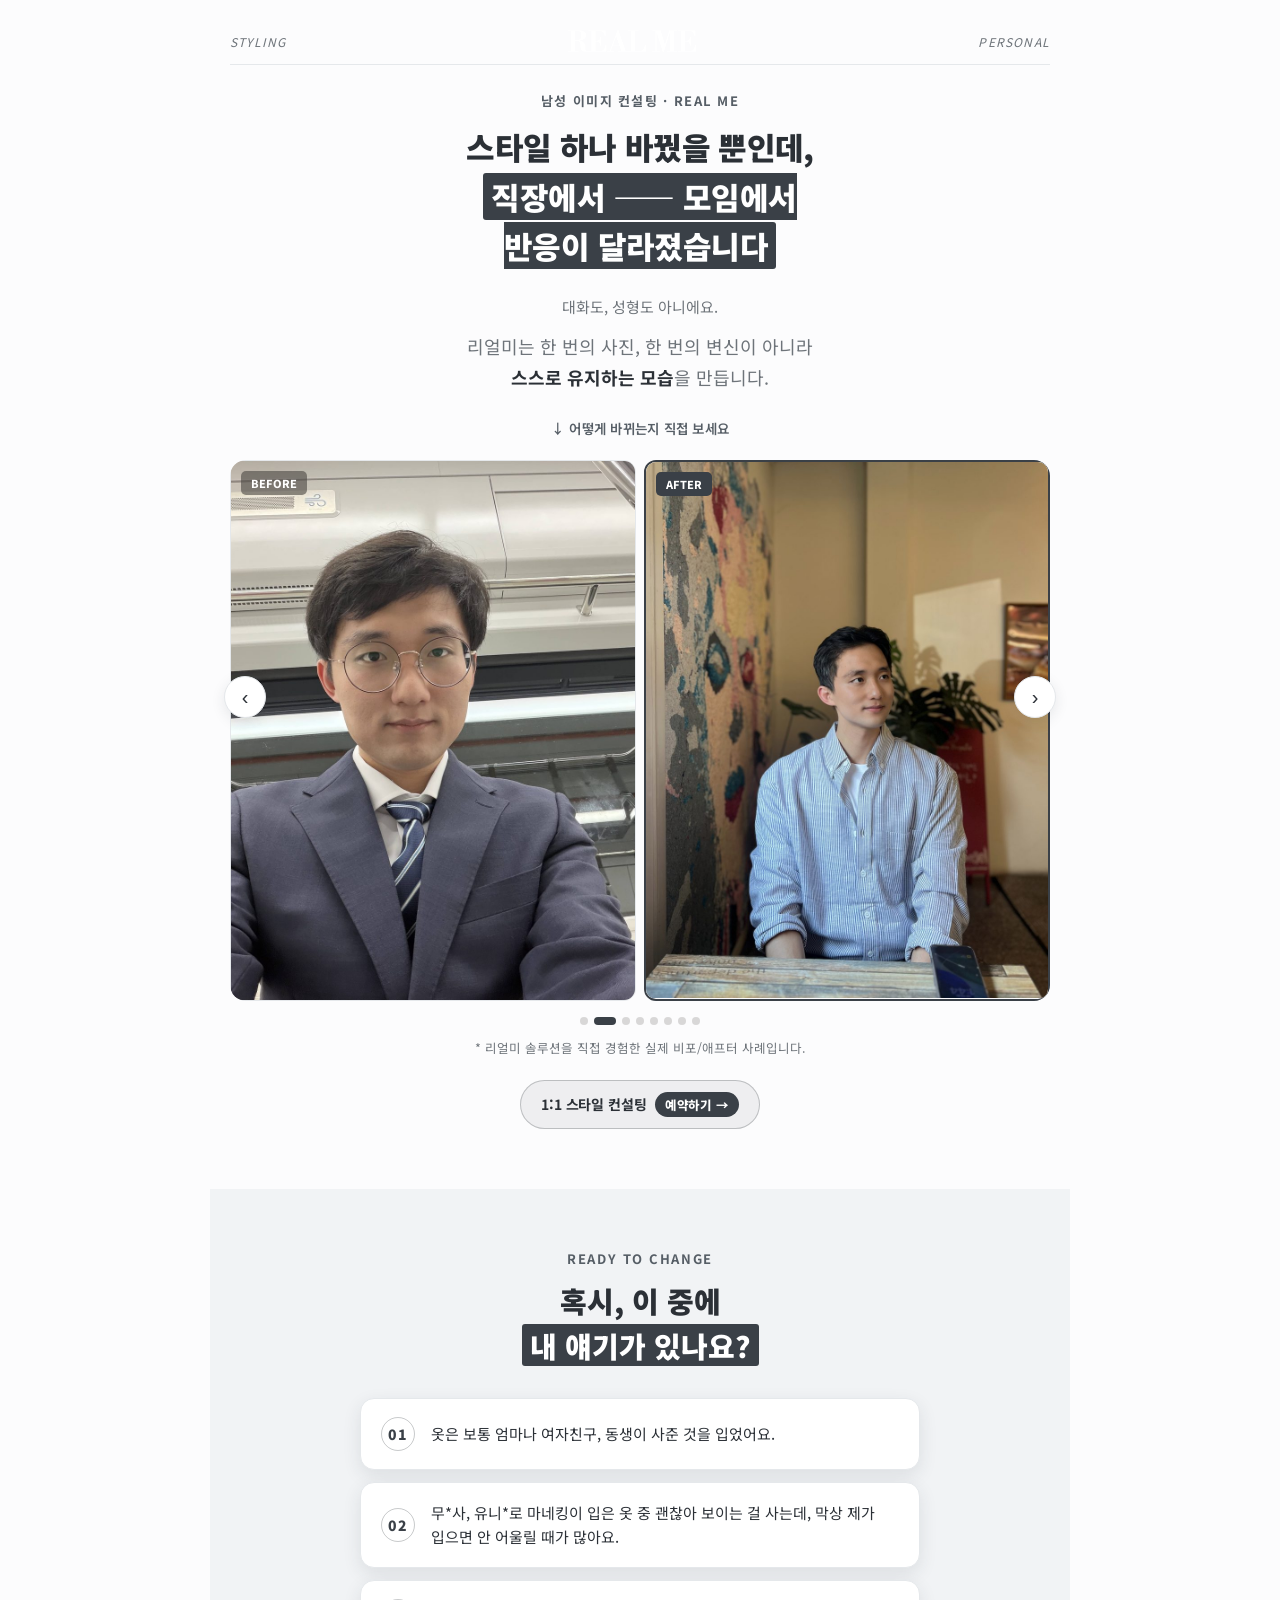
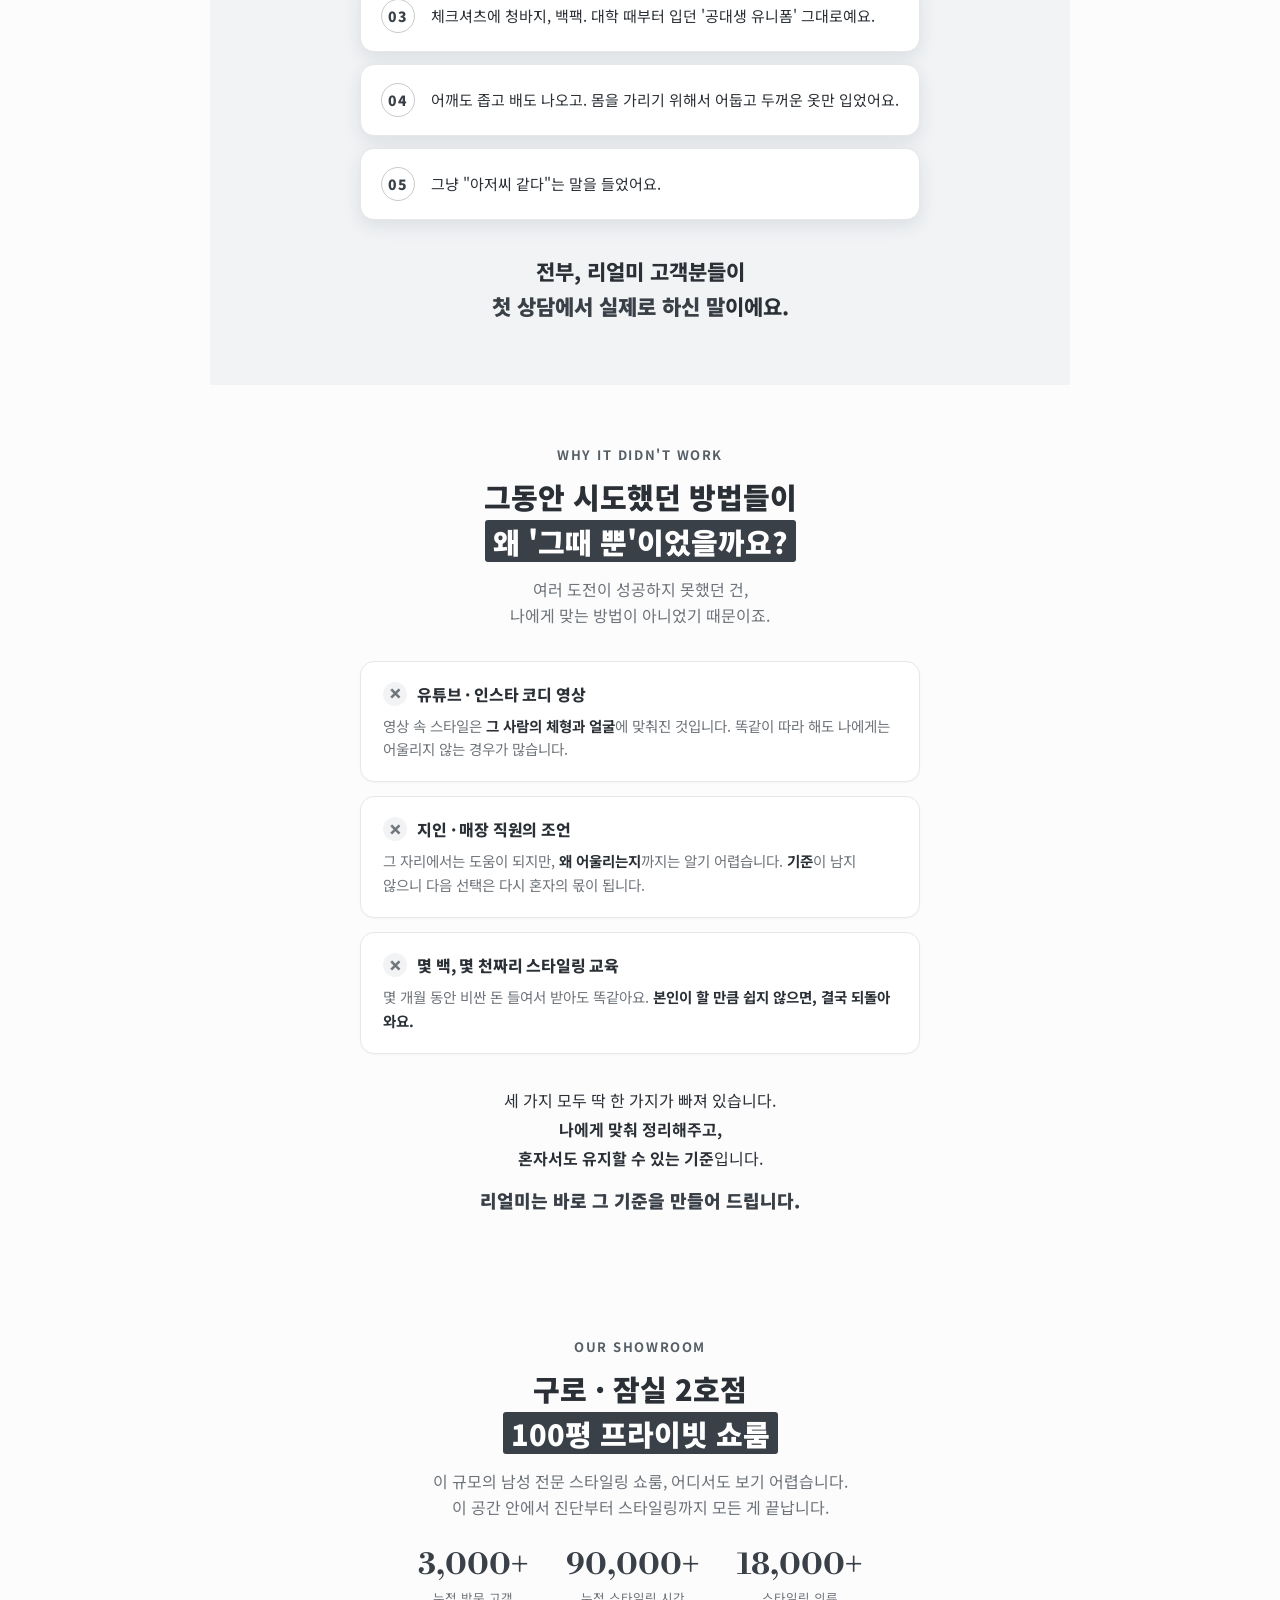
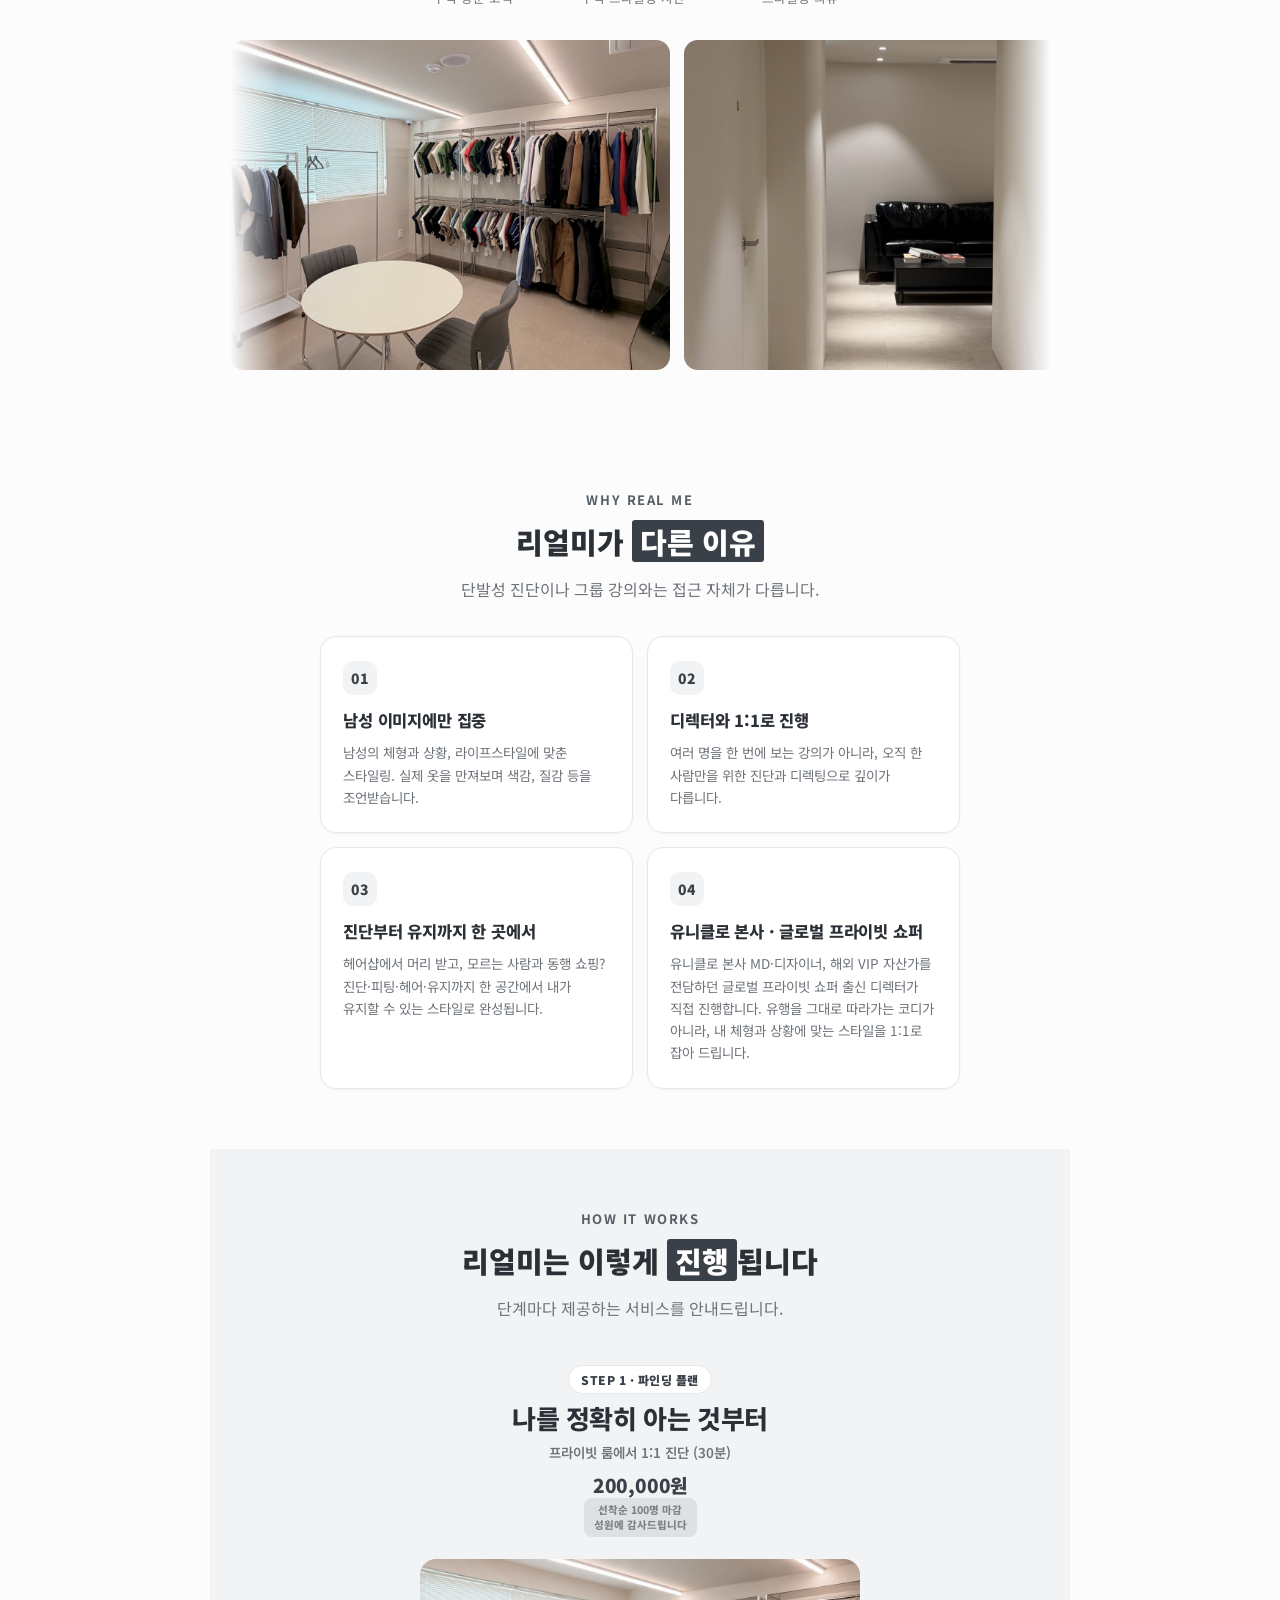
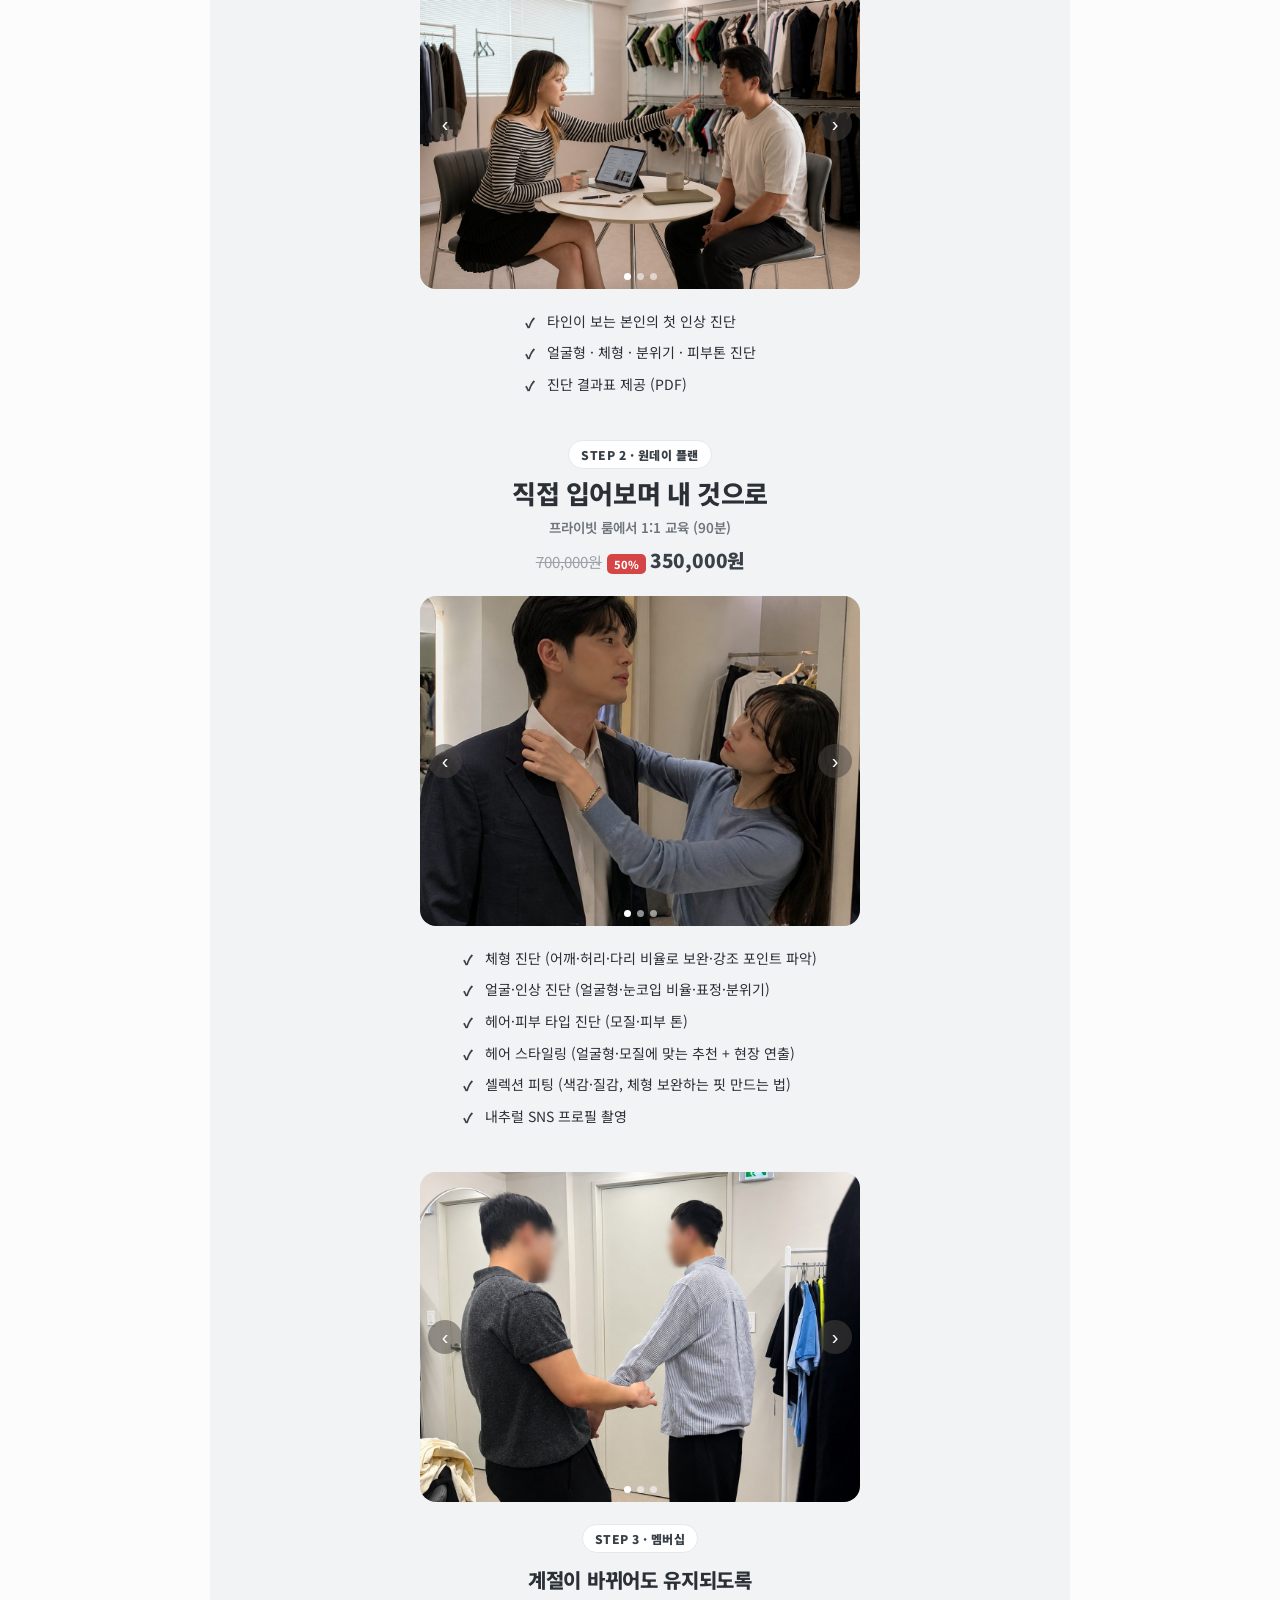
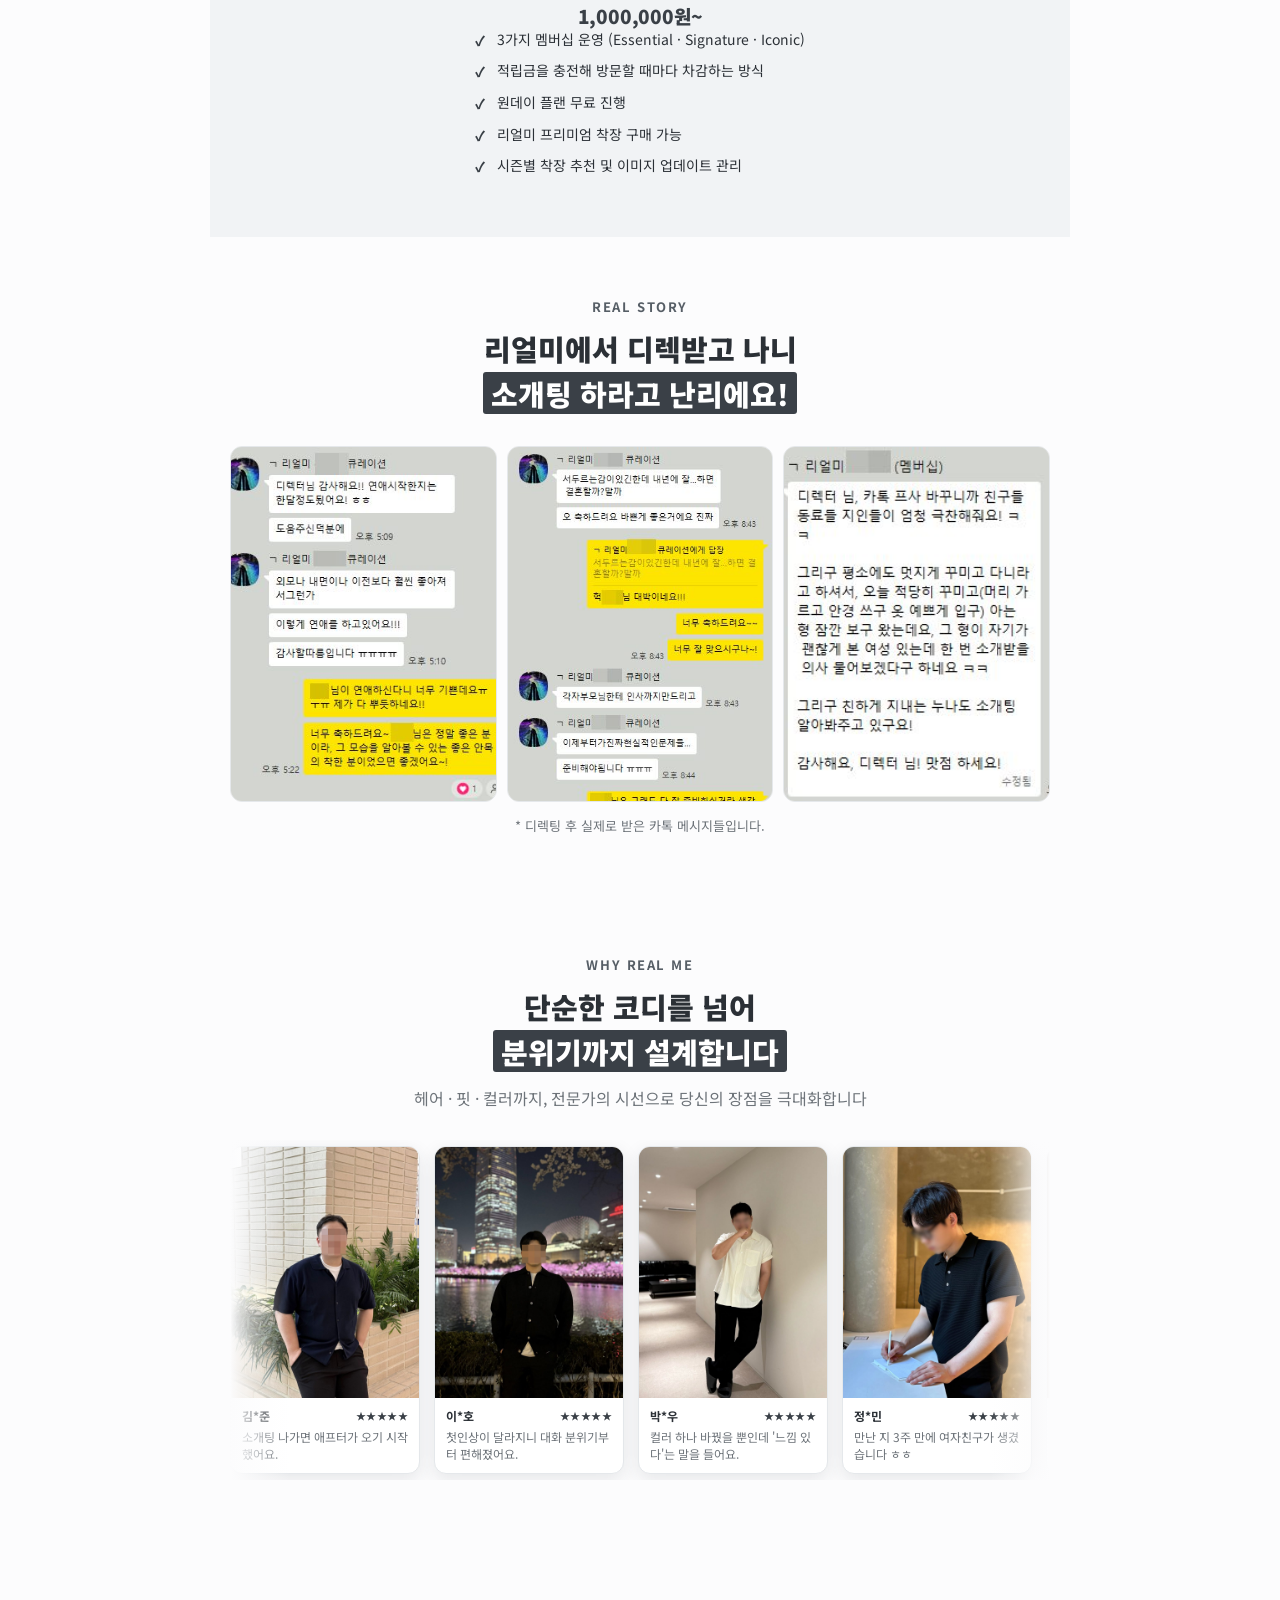
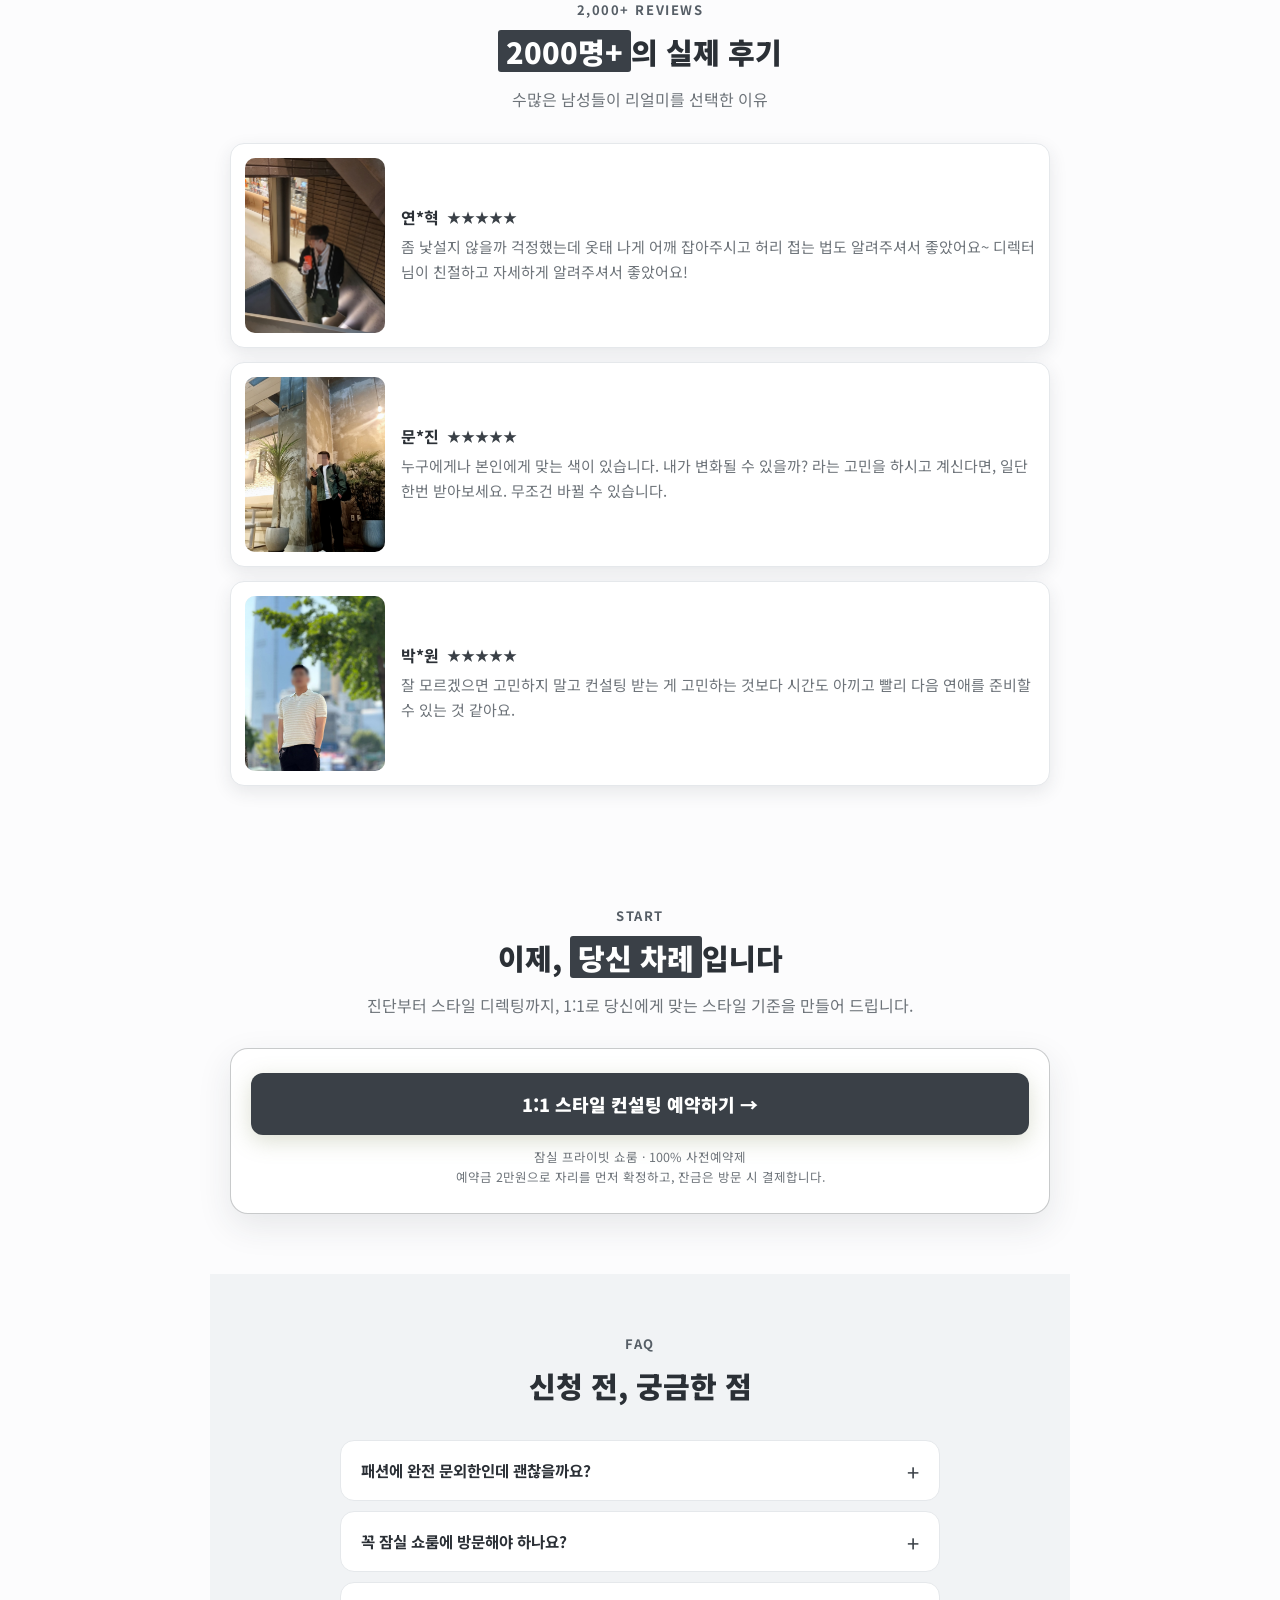
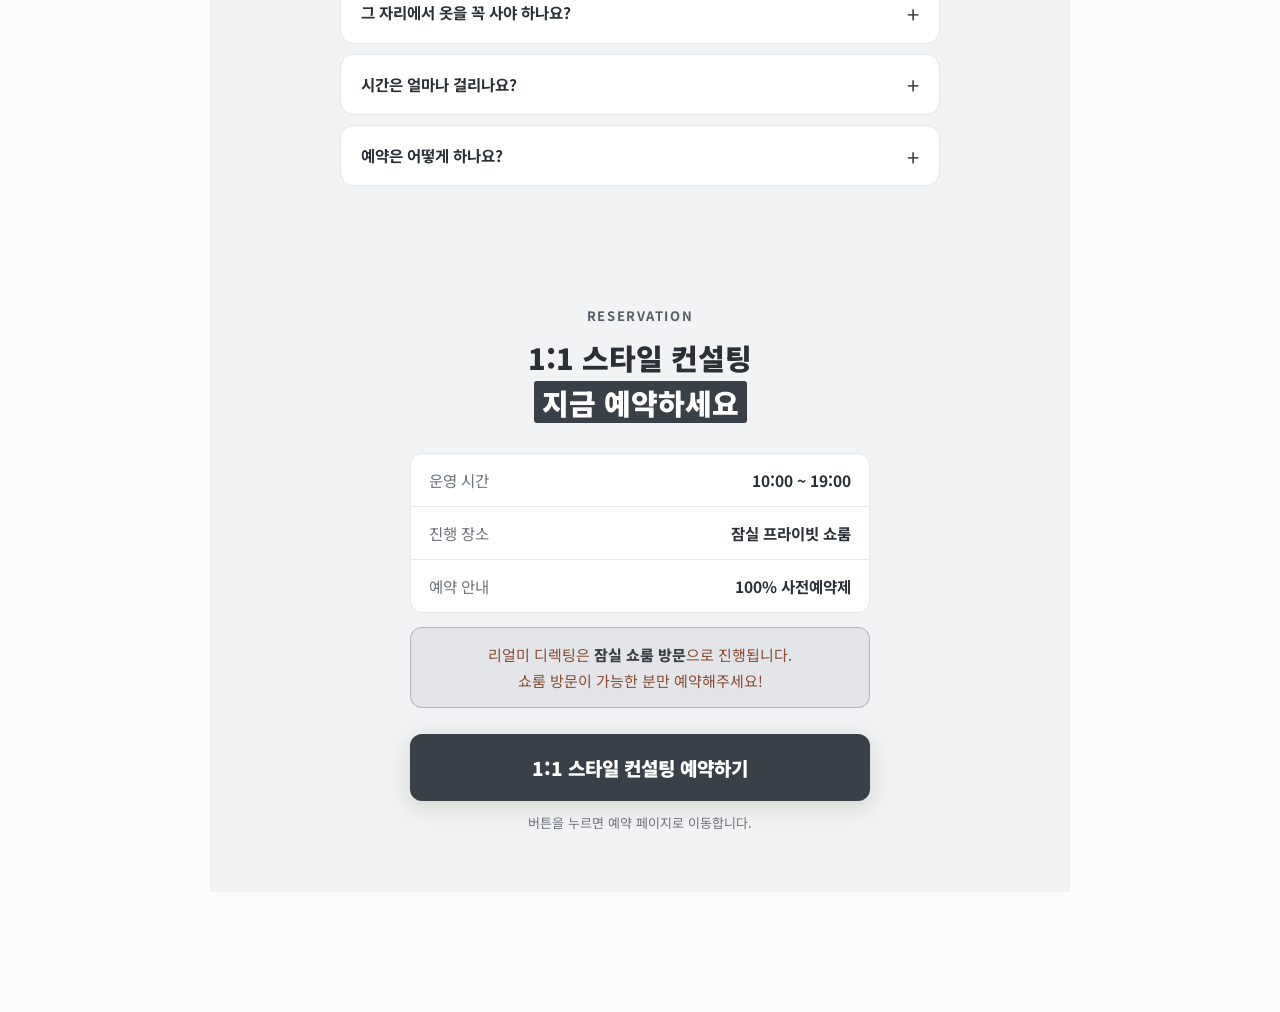
<file: story/index.html>
<!DOCTYPE html>
<html lang="ko">
<head>
<script>
(function () {
  // 메타 광고 UTM 매크로 미치환 처리 (2026-08-24)
  // {{ad.name}} 등이 그대로 들어오는 클릭 = 광고 리다이렉트를 안 탄 자연 유입(게시물 공유·프로필 등).
  // utm_medium=paid 는 고정 문자열이라 그대로 두면 유료 세션으로 잘못 집계된다.
  // GA4가 첫 page_view에서 쿼리스트링을 읽기 전에 URL을 바로잡아야 하므로 head 최상단에서 동기 실행.
  try {
    var url = new URL(window.location.href);
    var qs = url.searchParams;
    var MACRO = /\{\{|%7B%7B/i;
    var unresolved = [];
    qs.forEach(function (v, k) {
      if (MACRO.test(decodeURIComponent(v || ''))) unresolved.push(k);
    });
    if (!unresolved.length) return;
    unresolved.forEach(function (k) { qs.delete(k); });
    qs.set('utm_source', 'instagram');
    qs.set('utm_medium', 'social');
    qs.set('utm_campaign', 'meta_post_unresolved');
    url.search = qs.toString();
    window.history.replaceState(null, '', url.toString());
    window.__utmMacroUnresolved = true;
    window.__utmMacroFields = unresolved.join(',');
  } catch (e) { /* 절대 랜딩을 죽이지 않는다 */ }
})();
</script>
<meta charset="UTF-8" />
<meta name="viewport" content="width=device-width, initial-scale=1.0, viewport-fit=cover" />
<title>리얼미 · 나에게 맞는 남성 스타일 컨설팅</title>
<meta name="description" content="남성 이미지 컨설팅 리얼미. 얼굴형·체형·피부톤 1:1 진단부터 스타일 디렉팅까지, 나에게 맞는 스타일 기준을 만들어 드립니다. 잠실 프라이빗 쇼룸." />

<meta property="og:type" content="website" />
<meta property="og:title" content="리얼미 · 나에게 맞는 남성 스타일 컨설팅" />
<meta property="og:description" content="얼굴형·체형·피부톤 1:1 진단부터 스타일 디렉팅까지. 나에게 맞는 스타일 기준을 만들어 드립니다." />
<meta property="og:url" content="https://impact-me.real-me.co.kr" />

<!-- 트래킹 ID (GTM 미사용, 단일 캠페인 랜딩) -->
<script>
  window.REALME_CONFIG = {
    GA4_ID:        "G-TYWS49LKCM",
    META_PIXEL_ID: "468864818533646"
  };
</script>
<!-- Google Analytics 4 -->
<script>
(function(){var id=window.REALME_CONFIG.GA4_ID;if(!id||id.indexOf('X')>-1)return;
var s=document.createElement('script');s.async=true;
s.src='https://www.googletagmanager.com/gtag/js?id='+id;document.head.appendChild(s);
window.dataLayer=window.dataLayer||[];function gtag(){dataLayer.push(arguments);}
window.gtag=gtag;gtag('js',new Date());gtag('config',id);gtag('event','landing_view',{landing:'story'});})();
</script>
<!-- Meta Pixel -->
<script>
(function(){var id=window.REALME_CONFIG.META_PIXEL_ID;if(!id||id.indexOf('0000000000000000')===0)return;
!function(f,b,e,v,n,t,s){if(f.fbq)return;n=f.fbq=function(){n.callMethod?
n.callMethod.apply(n,arguments):n.queue.push(arguments)};if(!f._fbq)f._fbq=n;
n.push=n;n.loaded=!0;n.version='2.0';n.queue=[];t=b.createElement(e);t.async=!0;
t.src=v;s=b.getElementsByTagName(e)[0];s.parentNode.insertBefore(t,s)}(window,document,'script',
'https://connect.facebook.net/en_US/fbevents.js');fbq('init',id);fbq('track','PageView');})();
</script>

<link rel="preconnect" href="https://fonts.googleapis.com" />
<link rel="preconnect" href="https://fonts.gstatic.com" crossorigin />
<link href="https://fonts.googleapis.com/css2?family=Libre+Bodoni:wght@500;700&family=Noto+Sans+KR:wght@400;500;700;900&display=swap" rel="stylesheet" />
<link rel="stylesheet" href="../style-findme.css?v=20260723a" />
<style>
/* 2026-07-24 인라인 보정: 스텝(제목-사진-내용) 레이아웃 + 쇼룸 통계 스트립 */
.svc-head{text-align:center;}
.svc-head .svc-step{margin-bottom:6px;}
.svc-head .svc-title{font-size:26px;margin-bottom:0;}
.svc-head .svc-room{font-size:13.5px;font-weight:600;color:var(--muted);margin-top:7px;}
.svc-price{text-align:center;font-size:15px;margin-top:9px;color:var(--muted);}
.svc-price s{opacity:.65;margin-right:3px;}
.svc-price b{color:var(--lime);font-size:19px;font-weight:900;letter-spacing:-0.01em;}
.svc-off{display:inline-block;background:#D64545;color:#fff;font-size:11px;font-weight:800;padding:2px 7px;border-radius:5px;vertical-align:middle;margin:0 4px 0 2px;}
.svc-media{max-width:440px;margin:0 auto;}
.svc-body{width:100%;max-width:520px;margin:0 auto;}
.stats-strip{display:flex;justify-content:center;gap:38px;margin:26px auto 2px;text-align:center;}
.stats-strip .stat b{display:block;font-family:'Libre Bodoni',serif;font-size:30px;font-weight:700;color:var(--lime);line-height:1.25;}
.stats-strip .stat span{font-size:12.5px;color:var(--muted);}
.shroom-img{flex:0 0 440px;}
@media (max-width:600px){ .shroom-img{flex:0 0 320px;} }
@media (max-width:520px){
  .svc-head .svc-title{font-size:22px;}
  .svc-media{max-width:330px;}
  .stats-strip{gap:22px;}
  .stats-strip .stat b{font-size:23px;}
}
</style>
</head>
<body>
<!-- ============================================================
     ✏️  텍스트 수정 가이드 (읽고 지우지 마세요)
     ------------------------------------------------------------
     · 고쳐도 되는 것 : > 와 < 사이의 한글 글자
         예)  <h2 class="sec-title">여기 제목만 고치기</h2>
              <p>여기 설명 문장만 고치기</p>
     · 절대 건드리면 안 되는 것 : < > 안의 영어/기호 (태그·class·href 등)
     · <em>초록 강조</em>  ·  <b>진한 강조</b>  ·  <br> 는 줄바꿈
     · 섹션은 아래 번호 주석으로 찾기 :
         1히어로 2문제공감 3왜안됐나 4서비스상세 5왜리얼미
         5.5쇼룸갤러리 6카톡후기 7마퀴 8실제후기
         9플랜·가격 10FAQ 11최종CTA
     · 저장(Ctrl+S) → 브라우저 새로고침(F5) 하면 바로 반영
     ============================================================ -->
<main class="landing">

  <!-- ===== 1. 히어로 (훅 + 비포/애프터) ===== -->
  <section data-sec="story_s01_hero" class="hero" data-reveal>
    <div class="nav-row">STYLING<img class="brand-logo" src="../images/logo-white.png" alt="REAL ME">PERSONAL</div>

    <div class="hero-eyebrow">남성 이미지 컨설팅 · REAL ME</div>
    <h1 class="hero-title">스타일 하나 바꿨을 뿐인데,<br><em>직장에서 —— 모임에서<br>반응이 달라졌습니다</em></h1>
    <p class="hero-sub"><span style="display:block;font-size:15px;line-height:1.35;margin-bottom:14px;">대화도, 성형도 아니에요.</span>리얼미는 한 번의 사진, 한 번의 변신이 아니라<br><b>스스로 유지하는 모습</b>을 만듭니다.</p>

    <!-- 상단 오퍼/CTA 제거 (2026-07-21 개편): 첫 화면은 훅+비포애프터로 스크롤 유도.
         오퍼·CTA는 아래 섹션 + 스크롤 뎁스별 sticky 버튼이 담당. -->
    <div class="hero-hint" aria-hidden="true">↓ 어떻게 바뀌는지 직접 보세요</div>

    <div class="slider">
      <div class="slider-view">
        <div class="slider-track" id="baTrack">
          <div class="ba-slide"><div class="ba-card"><span class="ba-tag">BEFORE</span><div class="imgslot r34" data-label="ba-before-1.jpg"><img src="../images/ba-before-1.jpg" alt="비포 1" onerror="this.style.display='none'"></div></div><div class="ba-card after"><span class="ba-tag a">AFTER</span><div class="imgslot r34" data-label="ba-after-1.jpg"><img src="../images/ba-after-1.jpg" alt="애프터 1" onerror="this.style.display='none'"></div></div></div>
          <div class="ba-slide"><div class="ba-card"><span class="ba-tag">BEFORE</span><div class="imgslot r34" data-label="ba-before-2.jpg"><img src="../images/ba-before-2.jpg" alt="비포 2" onerror="this.style.display='none'"></div></div><div class="ba-card after"><span class="ba-tag a">AFTER</span><div class="imgslot r34" data-label="ba-after-2.jpg"><img src="../images/ba-after-2.jpg" alt="애프터 2" onerror="this.style.display='none'"></div></div></div>
          <div class="ba-slide"><div class="ba-card"><span class="ba-tag">BEFORE</span><div class="imgslot r34" data-label="ba-before-3.jpg"><img src="../images/ba-before-3.jpg" alt="비포 3" onerror="this.style.display='none'"></div></div><div class="ba-card after"><span class="ba-tag a">AFTER</span><div class="imgslot r34" data-label="ba-after-3.jpg"><img src="../images/ba-after-3.jpg" alt="애프터 3" onerror="this.style.display='none'"></div></div></div>
          <div class="ba-slide"><div class="ba-card"><span class="ba-tag">BEFORE</span><div class="imgslot r34" data-label="ba-before-4.jpg"><img src="../images/ba-before-4.jpg" alt="비포 4" onerror="this.style.display='none'"></div></div><div class="ba-card after"><span class="ba-tag a">AFTER</span><div class="imgslot r34" data-label="ba-after-4.jpg"><img src="../images/ba-after-4.jpg" alt="애프터 4" onerror="this.style.display='none'"></div></div></div>
          <div class="ba-slide"><div class="ba-card"><span class="ba-tag">BEFORE</span><div class="imgslot r34" data-label="ba-before-5.jpg"><img src="../images/ba-before-5.jpg" alt="비포 5" onerror="this.style.display='none'"></div></div><div class="ba-card after"><span class="ba-tag a">AFTER</span><div class="imgslot r34" data-label="ba-after-5.jpg"><img src="../images/ba-after-5.jpg" alt="애프터 5" onerror="this.style.display='none'"></div></div></div>
          <div class="ba-slide"><div class="ba-card"><span class="ba-tag">BEFORE</span><div class="imgslot r34" data-label="ba-before-6.jpg"><img src="../images/ba-before-6.jpg" alt="비포 6" onerror="this.style.display='none'"></div></div><div class="ba-card after"><span class="ba-tag a">AFTER</span><div class="imgslot r34" data-label="ba-after-6.jpg"><img src="../images/ba-after-6.jpg" alt="애프터 6" onerror="this.style.display='none'"></div></div></div>
          <div class="ba-slide"><div class="ba-card"><span class="ba-tag">BEFORE</span><div class="imgslot r34" data-label="ba-before-7.jpg"><img src="../images/ba-before-7.jpg" alt="비포 7" onerror="this.style.display='none'"></div></div><div class="ba-card after"><span class="ba-tag a">AFTER</span><div class="imgslot r34" data-label="ba-after-7.jpg"><img src="../images/ba-after-7.jpg" alt="애프터 7" onerror="this.style.display='none'"></div></div></div>
          <div class="ba-slide"><div class="ba-card"><span class="ba-tag">BEFORE</span><div class="imgslot r34" data-label="ba-before-8.jpg"><img src="../images/ba-before-8.jpg" alt="비포 8" onerror="this.style.display='none'"></div></div><div class="ba-card after"><span class="ba-tag a">AFTER</span><div class="imgslot r34" data-label="ba-after-8.jpg"><img src="../images/ba-after-8.jpg" alt="애프터 8" onerror="this.style.display='none'"></div></div></div>
        </div>
      </div>
      <button class="slider-btn prev" id="baPrev" aria-label="이전">‹</button>
      <button class="slider-btn next" id="baNext" aria-label="다음">›</button>
      <div class="slider-dots" id="baDots"></div>
    </div>

    <p class="slider-caption">* 리얼미 솔루션을 직접 경험한 실제 비포/애프터 사례입니다.</p>
    <a href="https://find-me.real-me.co.kr/realme-booking-A.html?utm_source=story" class="hero-offer-pill js-booking" data-cta="hero">1:1 스타일 컨설팅 <span class="hop-go">예약하기 →</span></a>
  </section>

  <!-- ===== 2. 문제 공감 (Pain) ===== -->
  <section data-sec="story_s02_pain" class="pain" data-reveal>
    <div class="eyebrow">READY TO CHANGE</div>
    <h2 class="sec-title">혹시, 이 중에<br><em>내 얘기가 있나요?</em></h2>
    <div class="pain-list">
      <div class="pain-card"><span class="pain-no">01</span><p>옷은 보통 엄마나 여자친구, 동생이 사준 것을 입었어요.</p></div>
      <div class="pain-card"><span class="pain-no">02</span><p>무*사, 유니*로 마네킹이 입은 옷 중 괜찮아 보이는 걸 사는데, 막상 제가 입으면 안 어울릴 때가 많아요.</p></div>
      <div class="pain-card"><span class="pain-no">03</span><p>체크셔츠에 청바지, 백팩. 대학 때부터 입던 '공대생 유니폼' 그대로예요.</p></div>
      <div class="pain-card"><span class="pain-no">04</span><p>어깨도 좁고 배도 나오고. 몸을 가리기 위해서 어둡고 두꺼운 옷만 입었어요.</p></div>
      <div class="pain-card"><span class="pain-no">05</span><p>그냥 "아저씨 같다"는 말을 들었어요.</p></div>
    </div>
    <p class="pain-close">전부, 리얼미 고객분들이<br><em>첫 상담에서 실제로 하신 말</em>이에요.</p>
  </section>

  <!-- ===== 3. 그동안 왜 안 됐을까 (기존 방법의 한계) ===== -->
  <section data-sec="story_s03_whyfail" class="whyfail" data-reveal>
    <div class="eyebrow">WHY IT DIDN'T WORK</div>
    <h2 class="sec-title">그동안 시도했던 방법들이<br><em>왜 '그때 뿐'이었을까요?</em></h2>
    <p class="sec-sub">여러 도전이 성공하지 못했던 건,<br>나에게 맞는 방법이 아니었기 때문이죠.</p>
    <div class="whyfail-list">
      <div class="whyfail-card">
        <div class="wf-head"><span class="wf-x">✕</span><b>유튜브 · 인스타 코디 영상</b></div>
        <p>영상 속 스타일은 <b>그 사람의 체형과 얼굴</b>에 맞춰진 것입니다. 똑같이 따라 해도 나에게는 어울리지 않는 경우가 많습니다.</p>
      </div>
      <div class="whyfail-card">
        <div class="wf-head"><span class="wf-x">✕</span><b>지인 · 매장 직원의 조언</b></div>
        <p>그 자리에서는 도움이 되지만, <b>왜 어울리는지</b>까지는 알기 어렵습니다. <b>기준</b>이 남지 않으니 다음 선택은 다시 혼자의 몫이 됩니다.</p>
      </div>
      <div class="whyfail-card">
        <div class="wf-head"><span class="wf-x">✕</span><b>몇 백, 몇 천짜리 스타일링 교육</b></div>
        <p>몇 개월 동안 비싼 돈 들여서 받아도 똑같아요. <b>본인이 할 만큼 쉽지 않으면, 결국 되돌아 와요.</b></p>
      </div>
    </div>
    <p class="whyfail-close">세 가지 모두 딱 한 가지가 빠져 있습니다.<br><b>나에게 맞춰 정리해주고, <br>혼자서도 유지할 수 있는 기준</b>입니다.<br><b class="wf-punch">리얼미는 바로 그 기준을 만들어 드립니다.</b></p>
  </section>

  <!-- ===== 5.5 쇼룸 갤러리 (자동 흐름) =====
       사진은 images/showroom-1.jpg ~ showroom-10.jpg (4:3 권장). JS가 자동 복제해 끊김 없이 흐름. -->
  <section data-sec="story_s04_showroom" class="showroom" data-reveal>
    <div class="eyebrow">OUR SHOWROOM</div>
    <h2 class="sec-title">구로 · 잠실 2호점<br><em>100평 프라이빗 쇼룸</em></h2>
    <p class="sec-sub">이 규모의 남성 전문 스타일링 쇼룸, 어디서도 보기 어렵습니다.<br>이 공간 안에서 진단부터 스타일링까지 모든 게 끝납니다.</p>
    <div class="stats-strip">
      <div class="stat"><b>3,000+</b><span>누적 방문 고객</span></div>
      <div class="stat"><b>90,000+</b><span>누적 스타일링 시간</span></div>
      <div class="stat"><b>18,000+</b><span>스타일링 의류</span></div>
    </div>
    <div class="shroom-marquee">
      <div class="shroom-track" id="shroomTrack">
        <div class="imgslot r43 shroom-img" data-label="showroom-1.jpg"><img src="../images/showroom-1.jpg" alt="리얼미 쇼룸 1" onerror="this.style.display='none'"></div>
        <div class="imgslot r43 shroom-img" data-label="showroom-2.jpg"><img src="../images/showroom-2.jpg" alt="리얼미 쇼룸 2" onerror="this.style.display='none'"></div>
        <div class="imgslot r43 shroom-img" data-label="showroom-3.jpg"><img src="../images/showroom-3.jpg" alt="리얼미 쇼룸 3" onerror="this.style.display='none'"></div>
        <div class="imgslot r43 shroom-img" data-label="showroom-4.jpg"><img src="../images/showroom-4.jpg" alt="리얼미 쇼룸 4" onerror="this.style.display='none'"></div>
        <div class="imgslot r43 shroom-img" data-label="showroom-5.jpg"><img src="../images/showroom-5.jpg" alt="리얼미 쇼룸 5" onerror="this.style.display='none'"></div>
        <div class="imgslot r43 shroom-img" data-label="showroom-6.jpg"><img src="../images/showroom-6.jpg" alt="리얼미 쇼룸 6" onerror="this.style.display='none'"></div>
        <div class="imgslot r43 shroom-img" data-label="showroom-7.jpg"><img src="../images/showroom-7.jpg" alt="리얼미 쇼룸 7" onerror="this.style.display='none'"></div>
        <div class="imgslot r43 shroom-img" data-label="showroom-8.jpg"><img src="../images/showroom-8.jpg" alt="리얼미 쇼룸 8" onerror="this.style.display='none'"></div>
      </div>
    </div>
  </section>

  <!-- ===== 5. 왜 리얼미인가 (차별점) ===== -->
  <section data-sec="story_s05_whyus" class="whyus" data-reveal>
    <div class="eyebrow">WHY REAL ME</div>
    <h2 class="sec-title">리얼미가 <em>다른 이유</em></h2>
    <p class="sec-sub">단발성 진단이나 그룹 강의와는 접근 자체가 다릅니다.</p>
    <div class="whyus-grid">
      <div class="whyus-card">
        <span class="whyus-ico">01</span>
        <h3>남성 이미지에만 집중</h3>
        <p>남성의 체형과 상황, 라이프스타일에 맞춘 스타일링. 실제 옷을 만져보며 색감, 질감 등을 조언받습니다. </p>
      </div>
      <div class="whyus-card">
        <span class="whyus-ico">02</span>
        <h3>디렉터와 1:1로 진행</h3>
        <p>여러 명을 한 번에 보는 강의가 아니라, 오직 한 사람만을 위한 진단과 디렉팅으로 깊이가 다릅니다.</p>
      </div>
      <div class="whyus-card">
        <span class="whyus-ico">03</span>
        <h3>진단부터 유지까지 한 곳에서</h3>
        <p>헤어샵에서 머리 받고, 모르는 사람과 동행 쇼핑? 진단·피팅·헤어·유지까지 한 공간에서 내가 유지할 수 있는 스타일로 완성됩니다.</p>
      </div>
      <div class="whyus-card">
        <span class="whyus-ico">04</span>
        <h3>유니클로 본사 · 글로벌 프라이빗 쇼퍼</h3>
        <p>유니클로 본사 MD·디자이너, 해외 VIP 자산가를 전담하던 글로벌 프라이빗 쇼퍼 출신 디렉터가 직접 진행합니다. 유행을 그대로 따라가는 코디가 아니라, 내 체형과 상황에 맞는 스타일을 1:1로 잡아 드립니다.</p>
      </div>
    </div>
  </section>

  <!-- ===== 4. 서비스 상세 (진단·디렉팅·유지 단계별) =====
       ※ 기존 '솔루션 / 유지철학 / 진행단계' 3개 섹션을 하나로 합친 상세 버전.
          각 STEP 이미지는 images/service-1~3.jpg 로 넣으면 됩니다. -->
  <section data-sec="story_s06_service" class="service" data-reveal>
    <div class="eyebrow">HOW IT WORKS</div>
    <h2 class="sec-title">리얼미는 이렇게 <em>진행</em>됩니다</h2>
    <p class="sec-sub">단계마다 제공하는 서비스를 안내드립니다.</p>

    <!-- STEP 1 · 파인딩 -->
    <div class="svc-block">
            <div class="svc-head">
        <span class="svc-step">STEP 1 · 파인딩 플랜</span>
        <h3 class="svc-title">나를 정확히 아는 것부터</h3>
        <p class="svc-room">프라이빗 룸에서 1:1 진단 (30분)</p>
        <p class="svc-price"><b>200,000원</b><br><span style="display:inline-block;font-size:10.5px;font-weight:800;padding:4px 10px;background:rgba(127,127,127,.18);color:inherit;opacity:.9;white-space:normal;text-align:center;line-height:1.45;border-radius:8px;">선착순 100명 마감<br>성원에 감사드립니다</span></p>
      </div>
      <div class="svc-media">
        <div class="svc-carousel">
          <div class="svc-ctrack">
            <div class="svc-slide imgslot r43" data-label="service-1-1.jpg"><img src="../images/service-1-1.jpg" alt="파인딩 진단 1" onerror="this.style.display='none'"></div>
            <div class="svc-slide imgslot r43" data-label="service-1-2.jpg"><img src="../images/service-1-2.jpg" alt="파인딩 진단 2" onerror="this.style.display='none'"></div>
            <div class="svc-slide imgslot r43" data-label="service-1-3.jpg"><img src="../images/service-1-3.jpg" alt="파인딩 진단 3" onerror="this.style.display='none'"></div>
          </div>
          <button class="svc-nav prev" aria-label="이전">‹</button>
          <button class="svc-nav next" aria-label="다음">›</button>
          <div class="svc-dots"></div>
        </div>
      </div>
      <div class="svc-body">
          <ul class="svc-list">
          <li>타인이 보는 본인의 첫 인상 진단</li>
          <li>얼굴형 · 체형 · 분위기 · 피부톤 진단</li>
          <li>진단 결과표 제공 (PDF)</li>
        </ul>
      </div>
    </div>

    <!-- STEP 2 · 원데이 -->
    <div class="svc-block reverse">
            <div class="svc-head">
        <span class="svc-step">STEP 2 · 원데이 플랜</span>
        <h3 class="svc-title">직접 입어보며 내 것으로</h3>
        <p class="svc-room">프라이빗 룸에서 1:1 교육 (90분)</p>
        <p class="svc-price"><s>700,000원</s><span class="svc-off">50%</span><b>350,000원</b></p>
      </div>
      <div class="svc-media">
        <div class="svc-carousel">
          <div class="svc-ctrack">
            <div class="svc-slide imgslot r43" data-label="service-2-1.jpg"><img src="../images/service-2-1.jpg" alt="원데이 디렉팅 1" onerror="this.style.display='none'"></div>
            <div class="svc-slide imgslot r43" data-label="service-2-2.jpg"><img src="../images/service-2-2.jpg" alt="원데이 디렉팅 2" onerror="this.style.display='none'"></div>
            <div class="svc-slide imgslot r43" data-label="service-2-3.jpg"><img src="../images/service-2-3.jpg" alt="원데이 디렉팅 3" onerror="this.style.display='none'"></div>
          </div>
          <button class="svc-nav prev" aria-label="이전">‹</button>
          <button class="svc-nav next" aria-label="다음">›</button>
          <div class="svc-dots"></div>
        </div>
      </div>
      <div class="svc-body">
                <ul class="svc-list">
          <li>체형 진단 (어깨·허리·다리 비율로 보완·강조 포인트 파악)</li>
          <li>얼굴·인상 진단 (얼굴형·눈코입 비율·표정·분위기)</li>
          <li>헤어·피부 타입 진단 (모질·피부 톤)</li>
          <li>헤어 스타일링 (얼굴형·모질에 맞는 추천 + 현장 연출)</li>
          <li>셀렉션 피팅 (색감·질감, 체형 보완하는 핏 만드는 법)</li>
          <li>내추럴 SNS 프로필 촬영</li>
        </ul>
      </div>
    </div>

    <!-- STEP 3 · 멤버십 -->
    <div class="svc-block">
      <div class="svc-media">
        <div class="svc-carousel">
          <div class="svc-ctrack">
            <div class="svc-slide imgslot r43" data-label="service-3-1.jpg"><img src="../images/service-3-1.jpg" alt="멤버십 1" onerror="this.style.display='none'"></div>
            <div class="svc-slide imgslot r43" data-label="service-3-2.jpg"><img src="../images/service-3-2.jpg" alt="멤버십 2" onerror="this.style.display='none'"></div>
            <div class="svc-slide imgslot r43" data-label="service-3-3.jpg"><img src="../images/service-3-3.jpg" alt="멤버십 3" onerror="this.style.display='none'"></div>
          </div>
          <button class="svc-nav prev" aria-label="이전">‹</button>
          <button class="svc-nav next" aria-label="다음">›</button>
          <div class="svc-dots"></div>
        </div>
      </div>
      <div class="svc-body">
        <span class="svc-step">STEP 3 · 멤버십</span>
        <h3 class="svc-title">계절이 바뀌어도 유지되도록</h3>
        <p class="svc-price"><b>1,000,000원~</b></p>
          <ul class="svc-list">
	  <li>3가지 멤버십 운영 (Essential · Signature · Iconic)</li>
          <li>적립금을 충전해 방문할 때마다 차감하는 방식</li>
          <li>원데이 플랜 무료 진행</li>
          <li>리얼미 프리미엄 착장 구매 가능</li>
          <li>시즌별 착장 추천 및 이미지 업데이트 관리</li>
               </ul>
      </div>
    </div>
  </section>

  <!-- ===== 6. 카톡 후기 (증거) ===== -->
  <section data-sec="story_s07_review_kakao" class="reviews-kakao" data-reveal>
    <div class="eyebrow">REAL STORY</div>
    <h2 class="sec-title">리얼미에서 디렉받고 나니<br><em>소개팅 하라고 난리에요!</em></h2>
    <div class="kakao-grid">
      <div class="imgslot r-free" data-label="kakao-1.jpg"><img src="../images/kakao-1.jpg" alt="카톡 후기 1" onerror="this.style.display='none'"></div>
      <div class="imgslot r-free" data-label="kakao-2.jpg"><img src="../images/kakao-2.jpg" alt="카톡 후기 2" onerror="this.style.display='none'"></div>
      <div class="imgslot r-free" data-label="kakao-3.jpg"><img src="../images/kakao-3.jpg" alt="카톡 후기 3" onerror="this.style.display='none'"></div>
    </div>
    <p class="kakao-more">* 디렉팅 후 실제로 받은 카톡 메시지들입니다.</p>
  </section>

  <!-- ===== 7. 인물 사진 마퀴 (증거) ===== -->
  <section data-sec="story_s08_lookbook" class="lookbook" data-reveal>
    <div class="eyebrow">WHY REAL ME</div>
    <h2 class="sec-title">단순한 코디를 넘어<br><em>분위기까지 설계합니다</em></h2>
    <p class="sec-sub">헤어 · 핏 · 컬러까지, 전문가의 시선으로 당신의 장점을 극대화합니다</p>
    <div class="marquee">
      <div class="marquee-track" id="lookTrack"></div>
    </div>
  </section>

  <!-- ===== 8. 실제 후기 (증거) ===== -->
  <section data-sec="story_s09_review_text" class="reviews-text" data-reveal>
    <div class="eyebrow">2,000+ REVIEWS</div>
    <h2 class="sec-title"><em>2000명+</em>의 실제 후기</h2>
    <p class="sec-sub">수많은 남성들이 리얼미를 선택한 이유</p>
    <div class="rv-list">
      <div class="rv-item">
        <div class="imgslot r-sq" data-label="review-1.jpg"><img src="../images/review-1.jpg" alt="후기 사진 1" onerror="this.style.display='none'"></div>
        <div class="rv-text"><div class="rv-top"><b>연*혁</b><span class="stars">★★★★★</span></div><p>좀 낯설지 않을까 걱정했는데 옷태 나게 어깨 잡아주시고 허리 접는 법도 알려주셔서 좋았어요~ 디렉터님이 친절하고 자세하게 알려주셔서 좋았어요!</p></div>
      </div>
      <div class="rv-item">
        <div class="imgslot r-sq" data-label="review-2.jpg"><img src="../images/review-2.jpg" alt="후기 사진 2" onerror="this.style.display='none'"></div>
        <div class="rv-text"><div class="rv-top"><b>문*진</b><span class="stars">★★★★★</span></div><p>누구에게나 본인에게 맞는 색이 있습니다. 내가 변화될 수 있을까? 라는 고민을 하시고 계신다면, 일단 한번 받아보세요. 무조건 바뀔 수 있습니다.</p></div>
      </div>
      <div class="rv-item">
        <div class="imgslot r-sq" data-label="review-3.jpg"><img src="../images/review-3.jpg" alt="후기 사진 3" onerror="this.style.display='none'"></div>
        <div class="rv-text"><div class="rv-top"><b>박*원</b><span class="stars">★★★★★</span></div><p>잘 모르겠으면 고민하지 말고 컨설팅 받는 게 고민하는 것보다 시간도 아끼고 빨리 다음 연애를 준비할 수 있는 것 같아요.</p></div>
      </div>
    </div>
  </section>


  <!-- ===== 9. 예약 안내 (가치 + CTA) ===== -->
  <section data-sec="story_s10_plans" class="plans-sec" id="plans" data-reveal>
    <div class="eyebrow">START</div>
    <h2 class="sec-title">이제, <em>당신 차례</em>입니다</h2>
    <p class="sec-sub">진단부터 스타일 디렉팅까지, 1:1로 당신에게 맞는 스타일 기준을 만들어 드립니다.</p>
    <div class="offer" id="offer">
      <a href="https://find-me.real-me.co.kr/realme-booking-A.html?utm_source=story" class="offer-cta js-booking" data-cta="offer">1:1 스타일 컨설팅 예약하기 →</a>
      <p class="offer-note">잠실 프라이빗 쇼룸 · 100% 사전예약제<br>예약금 2만원으로 자리를 먼저 확정하고, 잔금은 방문 시 결제합니다.</p>
    </div>
  </section>

  <!-- ===== 10. 자주 묻는 질문 (FAQ) ===== -->
  <section data-sec="story_s11_faq" class="faq" data-reveal>
    <div class="eyebrow">FAQ</div>
    <h2 class="sec-title">신청 전, 궁금한 점</h2>
    <div class="faq-list">
      <details class="faq-item">
        <summary>패션에 완전 문외한인데 괜찮을까요?</summary>
        <p>오히려 그런 분들을 위한 서비스입니다. 기준이 없던 분일수록 변화의 폭이 큽니다. 아무것도 몰라도 디렉터가 처음부터 하나씩 잡아 드립니다.</p>
      </details>
      <details class="faq-item">
        <summary>꼭 잠실 쇼룸에 방문해야 하나요?</summary>
        <p>네. 대면 진단과 직접 입어보는 피팅이 핵심이라 방문이 필요합니다. 100% 사전예약제로 운영되며, 쇼룸 방문이 가능한 분만 신청해주세요.</p>
      </details>
      <details class="faq-item">
        <summary>그 자리에서 옷을 꼭 사야 하나요?</summary>
        <p>강매는 없습니다. 입어본 옷이 마음에 들면 구매할 수 있고, 구매하지 않아도 진단 결과와 나만의 스타일 기준은 그대로 남습니다.</p>
      </details>
      <details class="faq-item">
        <summary>시간은 얼마나 걸리나요?</summary>
        <p>파인딩 플랜은 약 30분, 원데이 플랜은 약 90분 진행됩니다. 원하는 플랜을 선택해 방문하시면 됩니다.</p>
      </details>
      <details class="faq-item">
        <summary>예약은 어떻게 하나요?</summary>
        <p>예약 페이지에서 원하는 플랜을 선택하고 정보를 입력하시면 됩니다. 예약금 2만원으로 자리를 먼저 확정하고, 잔금은 방문 시 결제해요. (예약금은 이용 금액에서 차감)</p>
      </details>
    </div>
  </section>

  <!-- ===== 11. 운영 안내 + 최종 CTA ===== -->
  <section data-sec="story_s12_apply" id="apply" class="apply" data-reveal>
    <div class="eyebrow">RESERVATION</div>
    <h2 class="sec-title">1:1 스타일 컨설팅<br><em>지금 예약하세요</em></h2>

    <div class="info-table">
      <div class="info-row"><span>운영 시간</span><b>10:00 ~ 19:00</b></div>
      <div class="info-row"><span>진행 장소</span><b>잠실 프라이빗 쇼룸</b></div>
      <div class="info-row"><span>예약 안내</span><b>100% 사전예약제</b></div>
    </div>
    <div class="info-notice">
      <p>리얼미 디렉팅은 <b>잠실 쇼룸 방문</b>으로 진행됩니다.<br>쇼룸 방문이 가능한 분만 예약해주세요!</p>
    </div>

    <a href="https://find-me.real-me.co.kr/realme-booking-A.html?utm_source=story" class="apply-cta js-booking" data-cta="apply">1:1 스타일 컨설팅 예약하기</a>
    <p class="apply-note">버튼을 누르면 예약 페이지로 이동합니다.</p>
  </section>

</main>

<!-- 고정 푸터 CTA -->
<div class="sticky-cta" id="stickyCta" role="region" aria-label="스타일 컨설팅 예약 배너">
  <div class="sticky-cta__inner">
    <span class="sticky-cta__text">1:1 스타일 컨설팅</span>
    <a href="https://find-me.real-me.co.kr/realme-booking-A.html?utm_source=story" class="sticky-cta__btn js-booking" id="ctaBtn" data-cta="sticky">예약하기 →</a>
  </div>
</div>

<script src="main.js?v=20260907clone"></script>
<script>
/* 섹션 도달 트래킹 (2026-08-07): data-sec 지점이 화면 하단 35% 위로 들어오면 GA4 이벤트 1회. */
(function () {
  var secs = document.querySelectorAll("[data-sec]");
  if (!secs.length || !("IntersectionObserver" in window)) return;
  var io = new IntersectionObserver(function (es) {
    es.forEach(function (en) {
      if (!en.isIntersecting) return;
      var name = en.target.getAttribute("data-sec");
      io.unobserve(en.target);
      try { if (typeof window.gtag === "function") window.gtag("event", name, { landing: "story" }); } catch (e) {}
    });
  }, { threshold: 0, rootMargin: "0px 0px -35% 0px" });
  secs.forEach(function (el) { io.observe(el); });
})();
</script>

<script>
/* 진입 UTM 승계 (2026-08-27)
   메인 CTA는 상대경로 정적 링크라 진입 UTM이 예약페이지로 전달되지 않았다.
   쓰레드 게시물 링크에 ?utm_source=threads 를 붙여도 클릭 순간 유실됐다.
   진입 시점 파라미터를 CTA href 에 그대로 얹어 넘긴다. */
(function () {
  try {
    var entry = new URLSearchParams(location.search);
    var keys = ['utm_source', 'utm_medium', 'utm_campaign', 'utm_content', 'utm_term'];
    var links = document.querySelectorAll('a[href*="realme-booking-A.html"]');
    for (var i = 0; i < links.length; i++) {
      var u = new URL(links[i].getAttribute('href'), location.href);
      /* 메인은 랜딩 구분자를 강제하지 않는다 — 진입 utm_source(예: threads)를 그대로 승계 */
      for (var j = 0; j < keys.length; j++) {
        var v = entry.get(keys[j]);
        if (v && !u.searchParams.get(keys[j])) u.searchParams.set(keys[j], v);
      }
      links[i].setAttribute('href', u.toString());
    }
  } catch (e) {}
})();
</script>
<!-- ▼ 광고 캠페인 꼬리표 → 예약금 결제번호 연결 (러버블 인입 대시보드 요청, 2026-10-08) — </body> 바로 전 ▼ -->
<script>
(function () {
  var ENDPOINT = 'https://ztwowgfqatizbjwsbtqs.supabase.co/functions/v1/deposit-utm-capture';
  var KEY = 'rm_pay_utm', TTL = 7 * 864e5;
  var KEYS = ['utm_source', 'utm_medium', 'utm_campaign', 'utm_content', 'utm_term'];
  var LIVE = /(^|\.)real-me\.co\.kr$/.test(location.hostname);   // 로컬·데모 페이지에서는 서버로 보내지 않음
  function load() { try { var o = JSON.parse(localStorage.getItem(KEY) || 'null'); if (o && o.ts && Date.now() - o.ts < TTL) return o; } catch (e) {} return null; }
  function store(o) { try { localStorage.setItem(KEY, JSON.stringify(o)); } catch (e) {} }
  // 1) 링크의 꼬리표를 브라우저에 7일 보관. 새 광고 클릭(utm_campaign 있음)이면 통째로 교체, 아니면 빈 칸만 보충
  //    — 타입폼→결제 페이지로 넘어올 때 utm_source 가 기존형/신규형 버킷값으로 바뀌어 오므로 랜딩에서 저장한 원값을 지킨다
  //    랜딩이 utm_source 를 '기존형/신규형/통합형/retarget'(랜딩 버킷)으로 바꿔 넘기므로, 그 값은 채널이 아니라
  //    landing_variant 로 따로 보내고 채널(utm_source)은 'meta' 로 둔다 — 러버블이 채널을 정해진 목록으로만 받음(10/8 "invalid acquisition_channel: 신규형")
  var BUCKET = { '기존형': 1, '신규형': 1, '통합형': 1, 'retarget': 1 };
  try {
    var q = new URLSearchParams(location.search), o = {}, has = false;
    KEYS.forEach(function (k) { var v = q.get(k); if (v) { o[k] = v; has = true; } });
    if (o.utm_source && BUCKET[o.utm_source]) { o.landing_variant = o.utm_source; o.utm_source = 'meta'; }
    if (has) {
      var prev = load();
      if (o.utm_campaign || !prev) { o.host = location.hostname; o.landing = location.pathname; o.ts = Date.now(); store(o); }
      else { KEYS.concat(['landing_variant']).forEach(function (k) { if (!prev[k] && o[k]) prev[k] = o[k]; }); store(prev); }
    }
  } catch (e) {}
  // 2) 결제번호가 정해지면 그 번호에 꼬리표를 붙여 서버로 (페이지 동작에는 영향 없음)
  var sent = {};
  function send(mulNo) {
    try {
      if (!mulNo || sent[mulNo] || !LIVE) return;
      var u = load(); if (!u) return;
      u = JSON.parse(JSON.stringify(u)); delete u.ts;
      u.mul_no = String(mulNo);
      var p = document.querySelector('input[name="phone"], #input-phone, input[type="tel"]');
      if (p && p.value) u.phone = String(p.value).replace(/\D/g, '');
      var n = document.querySelector('input[name="name"], #input-name');
      if (n && n.value) u.name = n.value.trim();
      u.page = location.pathname;
      sent[mulNo] = true;
      var body = new Blob([JSON.stringify(u)], { type: 'text/plain' });
      if (!(navigator.sendBeacon && navigator.sendBeacon(ENDPOINT, body))) {
        fetch(ENDPOINT, { method: 'POST', body: body, keepalive: true, mode: 'no-cors' }).catch(function () {});
      }
    } catch (e) {}
  }
  window.rmSendUtm = send; // 결제번호를 아는 곳에서 직접 호출 가능: rmSendUtm('결제번호')
  // 3) 결제 생성 요청(create-payment / create-payment-v2) 응답에서 결제번호를 꺼내 전송.
  //    응답을 다 읽은 뒤에 페이지로 넘겨서, 결제창으로 이동하기 전에 전송이 끝나게 한다.
  if (window.fetch) {
    var orig = window.fetch;
    window.fetch = function () {
      var url = arguments[0], out = orig.apply(this, arguments);
      try {
        var s = typeof url === 'string' ? url : ((url && url.url) || '');
        if (s.indexOf('create-payment') > -1) {
          out = out.then(function (r) {
            return r.clone().json().then(function (j) {
              try {
                var m = j && (j.mul_no || j.mulNo || (j.data && (j.data.mul_no || j.data.mulNo)));
                if (!m && j && j.payurl) { var mm = String(j.payurl).match(/[?&](?:mul_no|mulNo|mulno)=([^&#]+)/i); if (mm) m = decodeURIComponent(mm[1]); }
                if (m) send(m);
              } catch (e) {}
              return r;
            }, function () { return r; });
          });
        }
      } catch (e) {}
      return out;
    };
  }
})();
</script>
<!-- ▲ 캠페인 꼬리표 끝 ▲ -->
</body>
</html>
</file>
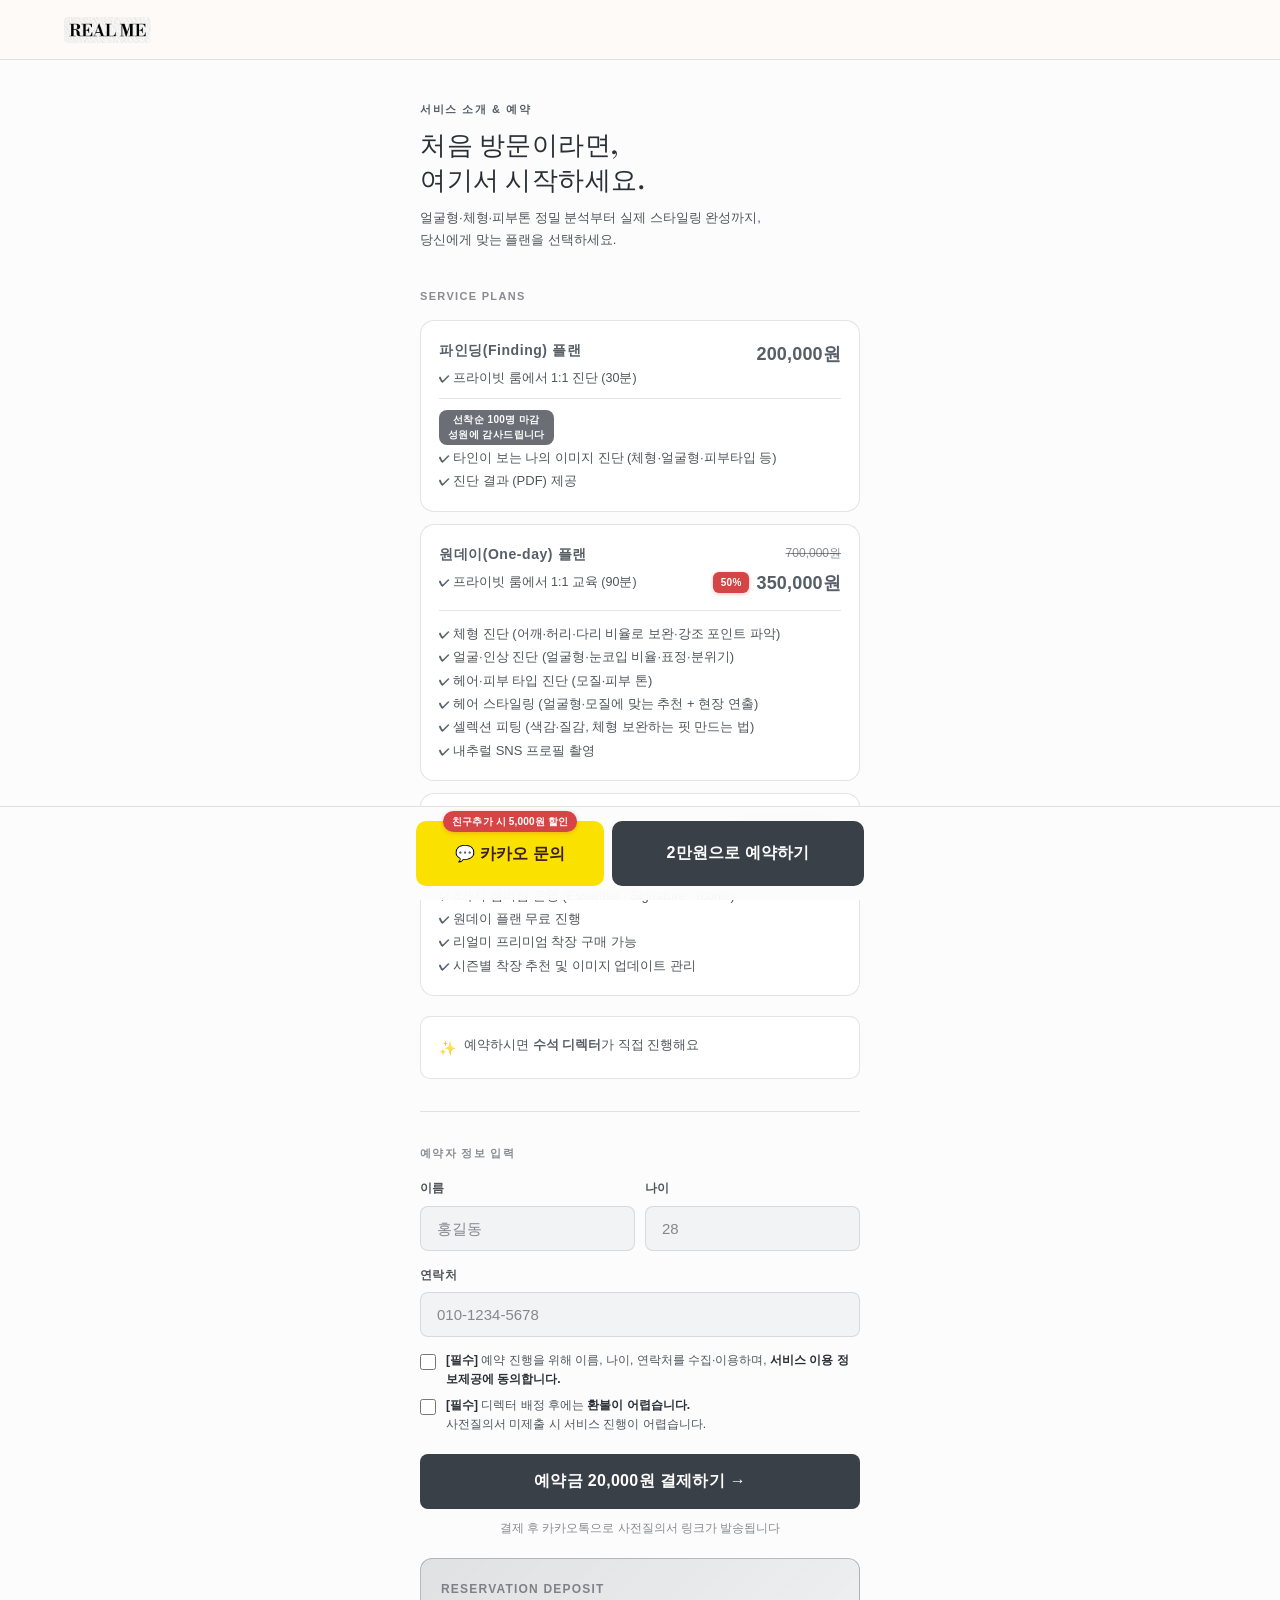
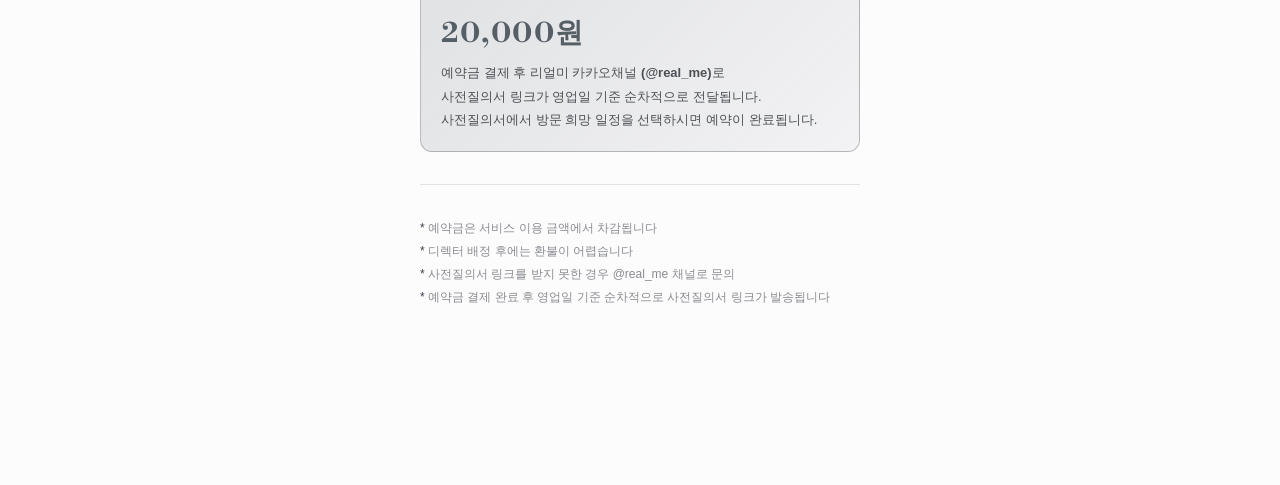
<file: realme-booking-A.html>
<!DOCTYPE html>
<html lang="ko">
<head>
<meta charset="UTF-8">
<meta name="viewport" content="width=device-width, initial-scale=1.0">
<title>예약하기 · REAL ME</title>
<link href="https://fonts.googleapis.com/css2?family=Libre+Bodoni:ital,wght@0,400;0,500;0,700;1,400&family=Nanum+Square+Neo:wght@300;400;700;800&display=swap" rel="stylesheet">
<!-- Google tag (gtag.js) -->
<script async src="https://www.googletagmanager.com/gtag/js?id=G-TYWS49LKCM"></script>
<script>
  window.dataLayer = window.dataLayer || [];
  function gtag(){dataLayer.push(arguments);}
  gtag('js', new Date());
  gtag('config', 'G-TYWS49LKCM');
</script>
<!-- Google Tag Manager -->
<script>(function(w,d,s,l,i){w[l]=w[l]||[];w[l].push({'gtm.start':
new Date().getTime(),event:'gtm.js'});var f=d.getElementsByTagName(s)[0],
j=d.createElement(s),dl=l!='dataLayer'?'&l='+l:'';j.async=true;j.src=
'https://www.googletagmanager.com/gtm.js?id='+i+dl;f.parentNode.insertBefore(j,f);
})(window,document,'script','dataLayer','GTM-5GL4L82H');</script>
<!-- End Google Tag Manager -->
<!-- Meta Pixel Code -->
<script>
!function(f,b,e,v,n,t,s)
{if(f.fbq)return;n=f.fbq=function(){n.callMethod?
n.callMethod.apply(n,arguments):n.queue.push(arguments)};
if(!f._fbq)f._fbq=n;n.push=n;n.loaded=!0;n.version='2.0';
n.queue=[];t=b.createElement(e);t.async=!0;
t.src=v;s=b.getElementsByTagName(e)[0];
s.parentNode.insertBefore(t,s)}(window, document,'script',
'https://connect.facebook.net/en_US/fbevents.js');
fbq('init', '468864818533646');
fbq('track', 'PageView');
</script>
<noscript><img height="1" width="1" style="display:none"
src="https://www.facebook.com/tr?id=468864818533646&ev=PageView&noscript=1"
/></noscript>
<!-- End Meta Pixel Code -->
<style>
:root {
  --black: #FCFCFD;          /* 메인 배경 (스노우 화이트) */
  --black-surface: #F1F3F5;  /* 보조 배경 (미스트) */
  --black-card: #FFFFFF;     /* 카드 */
  --olive: #3A4047;          /* 차콜 (버튼/포인트) */
  --olive-light: #565E66;    /* 강조 텍스트 + hover */
  --olive-dim: rgba(58,64,71,0.07);
  --olive-border: rgba(58,64,71,0.30);
  --white: #2B3036;          /* 본문 텍스트 */
  --white-70: rgba(43,48,54,0.82);
  --white-40: rgba(43,48,54,0.55);
  --white-15: rgba(43,48,54,0.13);
  --white-08: rgba(43,48,54,0.06);
  --cream: #FCFCFD;          /* 차콜 위 밝은 글씨 */
  --font-logo: 'Libre Bodoni', serif;
  --font-body: 'Nanum Square Neo', sans-serif;
}

* { box-sizing: border-box; margin: 0; padding: 0; }
html { scroll-behavior: smooth; }

body {
  background: var(--black);
  color: var(--white);
  font-family: var(--font-body);
  font-weight: 400;
  line-height: 1.7;
  -webkit-font-smoothing: antialiased;
  min-height: 100vh;
}

/* ── NAV ── */
nav {
  position: sticky;
  top: 0;
  z-index: 100;
  background: rgba(253,250,247,0.9);
  backdrop-filter: blur(12px);
  border-bottom: 0.5px solid var(--white-15);
  padding: 0 5%;
  display: flex;
  align-items: center;
  height: 60px;
}
.nav-logo {
  font-family: var(--font-logo);
  font-size: 18px;
  font-weight: 700;
  letter-spacing: 0.12em;
  color: var(--white);
  text-decoration: none;
}
.nav-logo-img {
  height: 26px;
  width: auto;
  display: block;
  border-radius: 4px;
}


/* ── LAYOUT ── */
.page-wrap {
  max-width: 480px;
  margin: 0 auto;
  padding: 40px 20px 80px;
}

/* ── PAGE HEADER ── */
.page-eyebrow {
  font-size: 11px;
  font-weight: 700;
  letter-spacing: 0.14em;
  text-transform: uppercase;
  color: var(--olive-light);
  margin-bottom: 10px;
}
.page-title {
  font-family: var(--font-logo);
  font-size: 26px;
  font-weight: 500;
  letter-spacing: 0.02em;
  line-height: 1.35;
  margin-bottom: 8px;
}
.page-sub {
  font-size: 13px;
  color: var(--white-70);
  margin-bottom: 36px;
  line-height: 1.7;
}

/* ── DIVIDER ── */
.divider {
  border: none;
  border-top: 0.5px solid var(--white-15);
  margin: 32px 0;
}

/* ── 상품 소개 ── */
.plans-label {
  font-size: 11px;
  font-weight: 700;
  letter-spacing: 0.12em;
  text-transform: uppercase;
  color: var(--white-40);
  margin-bottom: 14px;
}

.plan-entry {
  background: var(--black-card);
  border: 0.5px solid var(--white-15);
  border-radius: 10px;
  padding: 16px 18px;
  margin-bottom: 10px;
}
.plan-featured { border: 1.5px solid var(--olive); }

.plan-top {
  display: flex;
  align-items: flex-start;
  justify-content: space-between;
  gap: 12px;
  margin-bottom: 6px;
}
.plan-name {
  font-size: 14px;
  font-weight: 800;
  color: var(--white);
  letter-spacing: 0.04em;
}
.plan-name .plan-badge {
  display: inline-block;
  font-size: 10px;
  font-weight: 700;
  padding: 2px 7px;
  border-radius: 20px;
  background: var(--olive);
  color: var(--cream);
  margin-left: 7px;
  letter-spacing: 0.04em;
  vertical-align: middle;
  position: relative;
  top: -1px;
}
.plan-badge-top {
  display: inline-block;
  font-size: 10px;
  font-weight: 800;
  padding: 3px 9px;
  border-radius: 6px;
  background: var(--olive);
  color: var(--cream);
  letter-spacing: 0.04em;
  margin-bottom: 6px;
}
.plan-duration {
  font-size: 12px;
  color: var(--white-40);
  white-space: normal;
  flex-shrink: 1;
  text-align: right;
}
.discount-badge {
  display: inline-block;
  font-size: 10px;
  font-weight: 800;
  padding: 2px 8px;
  border-radius: 6px;
  background: #D64545;
  color: #fff;
  letter-spacing: 0.02em;
  vertical-align: middle;
  position: relative;
  top: -1px;
  box-shadow: 0 1px 4px rgba(214,69,69,0.35);
}
.plan-price-stack {
  display: flex;
  flex-direction: column;
  align-items: flex-end;
  gap: 5px;
}
.price-line-top {
  font-size: 12px;
  color: var(--white-40);
}
.price-line-bottom {
  display: flex;
  align-items: center;
  gap: 7px;
}
.price-final {
  font-size: 18px;
  font-weight: 800;
  color: var(--olive-light);
  letter-spacing: 0.01em;
}
.plan-desc {
  font-size: 13px;
  color: var(--white-70);
  line-height: 1.8;
}
.plan-desc span {
  display: block;
  padding-left: 0;
}
.plan-desc span::before {
  content: "✔ ";
  color: var(--olive-light);
  font-size: 11px;
}

/* 진단 강조 카드 */
.plan-diagnosis {
  background: var(--olive-dim);
  border: 0.5px solid var(--olive-border);
  border-radius: 10px;
  padding: 16px 18px;
  margin-bottom: 4px;
}
.plan-diagnosis .plan-name { color: var(--olive-light); }
.plan-diagnosis .plan-top { margin-bottom: 0; }
.plan-diagnosis .plan-desc { margin-top: -26px; max-width: 60%; }

/* ── 플랜 안내 (디스플레이 전용, 선택 없음) ── */
.plan-view { background: var(--black-card); border: 1px solid var(--white-15); border-radius: 14px;
  padding: 18px; margin-bottom: 12px; }
.plan-head { display: flex; justify-content: space-between; align-items: flex-start; gap: 12px;
  padding-bottom: 11px; margin-bottom: 11px; border-bottom: 0.5px solid var(--white-15); }
.plan-head-left { display: flex; flex-direction: column; gap: 6px; min-width: 0; }
.plan-head-first { font-size: 12.5px; color: var(--white-70); line-height: 1.5; word-break: keep-all; }
.plan-head-first::before { content: "✔ "; color: var(--olive-light); font-size: 11px; }
.plan-view .plan-name { font-size: 14px; font-weight: 800; color: var(--olive-light); letter-spacing: .04em; }
.plan-view .plan-badge-top { flex: 0 0 auto; margin: 0; }
.plan-view .plan-desc { font-size: 13px; color: var(--white-70); line-height: 1.8; max-width: none; margin-top: 0; }
.plan-view .plan-price-stack { flex: 0 0 auto; }
.plan-view .price-line-top { text-decoration: line-through; }

/* ── 안내 박스 ── */
.info-box {
  background: var(--black-card);
  border: 0.5px solid var(--white-15);
  border-radius: 10px;
  padding: 16px 18px;
  font-size: 13px;
  color: var(--white-70);
  line-height: 1.9;
  margin-top: 20px;
}
.info-box strong {
  color: var(--white);
  font-weight: 700;
}
.info-box .info-row {
  display: flex;
  gap: 8px;
  align-items: flex-start;
}
.info-box .info-row + .info-row { margin-top: 8px; }
.info-icon { flex-shrink: 0; font-size: 14px; margin-top: 2px; }

/* ── 예약금 안내 ── */
.deposit-banner {
  background: linear-gradient(135deg, rgba(58,64,71,0.14) 0%, rgba(58,64,71,0.05) 100%);
  border: 0.5px solid var(--olive-border);
  border-radius: 12px;
  padding: 20px 20px;
  margin-top: 20px;
}
.deposit-amount {
  font-family: var(--font-logo);
  font-size: 28px;
  font-weight: 700;
  color: var(--olive-light);
  letter-spacing: 0.04em;
  margin-bottom: 4px;
}
.deposit-label {
  font-size: 12px;
  font-weight: 700;
  color: var(--white-40);
  letter-spacing: 0.1em;
  text-transform: uppercase;
  margin-bottom: 10px;
}
.deposit-desc {
  font-size: 13px;
  color: var(--white-70);
  line-height: 1.8;
}

/* ── 폼 ── */
.form-section-label {
  font-size: 11px;
  font-weight: 700;
  letter-spacing: 0.12em;
  text-transform: uppercase;
  color: var(--white-40);
  margin-bottom: 16px;
}

.form-group {
  margin-bottom: 14px;
}
.form-label {
  display: block;
  font-size: 12px;
  font-weight: 700;
  color: var(--white-70);
  margin-bottom: 7px;
  letter-spacing: 0.04em;
}
.form-input {
  width: 100%;
  background: var(--black-surface);
  border: 0.5px solid var(--white-15);
  border-radius: 8px;
  padding: 13px 16px;
  font-family: var(--font-body);
  font-size: 15px;
  font-weight: 400;
  color: var(--white);
  outline: none;
  transition: border-color 0.2s;
  -webkit-appearance: none;
}
.form-input::placeholder { color: var(--white-40); }
.form-input:focus {
  border-color: var(--olive);
  background: #FFFFFF;
}
.form-row {
  display: grid;
  grid-template-columns: 1fr 1fr;
  gap: 10px;
}

/* ── 동의 체크박스 ── */
.consent-wrap {
  display: flex;
  align-items: flex-start;
  gap: 10px;
  margin-top: 6px;
  cursor: pointer;
}
.consent-wrap input[type="checkbox"] {
  width: 16px;
  height: 16px;
  accent-color: var(--olive);
  flex-shrink: 0;
  margin-top: 3px;
  cursor: pointer;
}
.consent-text {
  font-size: 12px;
  color: var(--white-70);
  line-height: 1.6;
}
.consent-text a {
  color: var(--olive-light);
  text-decoration: underline;
}

/* ── 버튼 ── */
.btn-reserve {
  display: block;
  width: 100%;
  background: var(--olive);
  color: var(--cream);
  border: none;
  border-radius: 8px;
  padding: 17px 32px;
  font-family: var(--font-body);
  font-size: 16px;
  font-weight: 800;
  cursor: pointer;
  transition: all 0.2s;
  text-align: center;
  margin-top: 20px;
  letter-spacing: 0.02em;
}
.btn-reserve:hover { background: var(--olive-light); transform: translateY(-1px); }
.btn-reserve:disabled {
  opacity: 0.5;
  cursor: not-allowed;
  transform: none;
}
.btn-sub-note {
  text-align: center;
  font-size: 12px;
  color: var(--white-40);
  margin-top: 10px;
  line-height: 1.6;
}

/* ── 에러 메시지 ── */
.error-msg {
  font-size: 12px;
  color: #F08080;
  margin-top: 5px;
  display: none;
}
.error-msg.show { display: block; }

/* ── 로딩 스피너 ── */
@keyframes spin { to { transform: rotate(360deg); } }
.spinner {
  display: inline-block;
  width: 16px;
  height: 16px;
  border: 2px solid rgba(255,255,255,0.3);
  border-top-color: #fff;
  border-radius: 50%;
  animation: spin 0.7s linear infinite;
  vertical-align: middle;
  margin-right: 8px;
}

/* ── 주의사항 ── */
.caution-list {
  list-style: none;
  font-size: 12px;
  color: var(--white-40);
  line-height: 1.9;
}
.caution-list li::before {
  content: "* ";
  color: var(--olive);
}

/* ── 하단 고정 플로팅 바 ── */
body { padding-bottom: calc(96px + env(safe-area-inset-bottom)); }
#booking-form { scroll-margin-top: 76px; }

.floating-bar {
  position: fixed;
  left: 0;
  right: 0;
  bottom: 0;
  z-index: 200;
  background: rgba(252,252,253,0.94);
  backdrop-filter: blur(12px);
  border-top: 0.5px solid var(--white-15);
}
.floating-bar-inner {
  max-width: 480px;
  margin: 0 auto;
  display: flex;
  gap: 8px;
  padding: 14px 16px calc(14px + env(safe-area-inset-bottom));
}
.float-btn {
  display: flex;
  align-items: center;
  justify-content: center;
  border: none;
  border-radius: 10px;
  padding: 19px 8px;
  font-family: var(--font-body);
  font-size: 16px;
  font-weight: 800;
  letter-spacing: 0.01em;
  cursor: pointer;
  text-decoration: none;
  transition: transform 0.15s, background 0.2s;
  white-space: nowrap;
}
.float-btn:active { transform: scale(0.97); }
.float-kakao {
  position: relative;
  flex: 0 0 42%;
  background: #FAE100;
  color: #3C1E1E;
}
.kakao-discount-badge {
  position: absolute;
  top: -10px;
  left: 50%;
  transform: translateX(-50%);
  white-space: nowrap;
  font-size: 10px;
  font-weight: 800;
  padding: 2px 9px;
  border-radius: 20px;
  background: #D64545;
  color: #fff;
  box-shadow: 0 1px 4px rgba(214,69,69,0.35);
}
.float-reserve {
  flex: 1;
  background: var(--olive);
  color: var(--cream);
}
.float-reserve:hover { background: var(--olive-light); }

</style>
</head>
<body>
<!-- Google Tag Manager (noscript) -->
<noscript><iframe src="https://www.googletagmanager.com/ns.html?id=GTM-5GL4L82H"
height="0" width="0" style="display:none;visibility:hidden"></iframe></noscript>
<!-- End Google Tag Manager (noscript) -->

<nav>
  <a href="/" class="nav-logo"><img src="[data-uri]" alt="REAL ME" class="nav-logo-img"></a>
</nav>

<div class="page-wrap">

  <!-- 헤더 -->
  <p class="page-eyebrow">서비스 소개 & 예약</p>
  <h1 class="page-title">처음 방문이라면,<br>여기서 시작하세요.</h1>
  <p class="page-sub">얼굴형·체형·피부톤 정밀 분석부터 실제 스타일링 완성까지,<br>당신에게 맞는 플랜을 선택하세요.</p>

  <!-- 상품 소개 -->
  <p class="plans-label">Service Plans</p>

  <div data-sec="booking_s01_plans" class="plan-view">
    <div class="plan-head">
      <div class="plan-head-left">
        <span class="plan-name">파인딩(Finding) 플랜</span>
        <span class="plan-head-first">프라이빗 룸에서 1:1 진단 (30분)</span>
      </div>
      <div class="plan-price-stack">
        <span class="price-line-bottom"><span class="price-final">200,000원</span></span>
      </div>
    </div>
    <span class="plan-badge-top" style="align-self:flex-start;opacity:.75;white-space:normal;text-align:center;line-height:1.45;border-radius:8px;">선착순 100명 마감<br>성원에 감사드립니다</span>
    <div class="plan-desc">
      <span>타인이 보는 나의 이미지 진단 (체형·얼굴형·피부타입 등)</span>
      <span>진단 결과 (PDF) 제공</span>
    </div>
  </div>

  <div class="plan-view">
    <div class="plan-head">
      <div class="plan-head-left">
        <span class="plan-name">원데이(One-day) 플랜</span>
        <span class="plan-head-first">프라이빗 룸에서 1:1 교육 (90분)</span>
      </div>
      <div class="plan-price-stack">
        <span class="price-line-top">700,000원</span>
        <span class="price-line-bottom"><span class="discount-badge">50%</span><span class="price-final">350,000원</span></span>
      </div>
    </div>
    <div class="plan-desc">
      <span>체형 진단 (어깨·허리·다리 비율로 보완·강조 포인트 파악)</span>
      <span>얼굴·인상 진단 (얼굴형·눈코입 비율·표정·분위기)</span>
      <span>헤어·피부 타입 진단 (모질·피부 톤)</span>
      <span>헤어 스타일링 (얼굴형·모질에 맞는 추천 + 현장 연출)</span>
      <span>셀렉션 피팅 (색감·질감, 체형 보완하는 핏 만드는 법)</span>
      <span>내추럴 SNS 프로필 촬영</span>
    </div>
  </div>

  <div data-sec="booking_s02_plans_end" class="plan-view">
    <div class="plan-head">
      <div class="plan-head-left">
        <span class="plan-name">멤버십(Membership)</span>
        <span class="plan-head-first">시즌마다 이어가는 이미지 관리</span>
      </div>
      <div class="plan-price-stack"><span class="price-final">1,000,000원~</span></div>
    </div>
    <div class="plan-desc">
      <span>3가지 멤버십 운영 (Essential · Signature · Iconic)</span>
      <span>원데이 플랜 무료 진행</span>
      <span>리얼미 프리미엄 착장 구매 가능</span>
      <span>시즌별 착장 추천 및 이미지 업데이트 관리</span>
    </div>
  </div>

  <div class="info-box">
    <div class="info-row">
      <span class="info-icon">✨</span>
      <span>예약하시면 <strong style="color:var(--olive-light);">수석 디렉터</strong>가 직접 진행해요</span>
    </div>
  </div>

  <hr class="divider">

  <!-- 예약 폼 -->
  <p data-sec="booking_s03_form" class="form-section-label" id="booking-form">예약자 정보 입력</p>

  <div class="form-row">
    <div class="form-group">
      <label class="form-label" for="input-name">이름</label>
      <input class="form-input" type="text" id="input-name" placeholder="홍길동" autocomplete="name" inputmode="text">
      <p class="error-msg" id="err-name">이름을 입력해주세요</p>
    </div>
    <div class="form-group">
      <label class="form-label" for="input-age">나이</label>
      <input class="form-input" type="number" id="input-age" placeholder="28" min="15" max="80" inputmode="numeric">
      <p class="error-msg" id="err-age">나이를 입력해주세요</p>
    </div>
  </div>

  <div class="form-group">
    <label class="form-label" for="input-phone">연락처</label>
    <input class="form-input" type="tel" id="input-phone" placeholder="010-1234-5678" autocomplete="tel" inputmode="tel">
    <p class="error-msg" id="err-phone">올바른 연락처를 입력해주세요</p>
  </div>

  <label class="consent-wrap" for="input-consent-privacy">
    <input type="checkbox" id="input-consent-privacy">
    <span class="consent-text">
      <strong style="color:var(--white);">[필수]</strong> 예약 진행을 위해 이름, 나이, 연락처를 수집·이용하며, <strong style="color:var(--white);">서비스 이용 정보제공에 동의합니다.</strong>
    </span>
  </label>
  <p class="error-msg" id="err-consent-privacy">개인정보 수집·이용에 동의해주세요</p>

  <label class="consent-wrap" for="input-consent">
    <input type="checkbox" id="input-consent">
    <span class="consent-text">
      <strong style="color:var(--white);">[필수]</strong> 디렉터 배정 후에는 <strong style="color:var(--white);">환불이 어렵습니다.</strong><br>
      사전질의서 미제출 시 서비스 진행이 어렵습니다.
    </span>
  </label>
  <p class="error-msg" id="err-consent">안내 사항에 동의해주세요</p>

  <!-- 예약하기 버튼 -->
  <button class="btn-reserve" id="btn-reserve" type="button">
    예약금 20,000원 결제하기 →
  </button>
  <p class="btn-sub-note">결제 후 카카오톡으로 사전질의서 링크가 발송됩니다</p>

  <!-- 예약금 안내 (CTA 아래) -->
  <div data-sec="booking_s04_deposit" class="deposit-banner">
    <div class="deposit-label">Reservation Deposit</div>
    <div class="deposit-amount">20,000원</div>
    <div class="deposit-desc">
      예약금 결제 후 리얼미 카카오채널 <strong>(@real_me)</strong>로<br>
      사전질의서 링크가 영업일 기준 순차적으로 전달됩니다.<br>
      사전질의서에서 방문 희망 일정을 선택하시면 예약이 완료됩니다.
    </div>
  </div>

  <hr class="divider">

  <ul class="caution-list">
    <li>예약금은 서비스 이용 금액에서 차감됩니다</li>
    <li>디렉터 배정 후에는 환불이 어렵습니다</li>
    <li>사전질의서 링크를 받지 못한 경우 @real_me 채널로 문의</li>
    <li>예약금 결제 완료 후 영업일 기준 순차적으로 사전질의서 링크가 발송됩니다</li>
  </ul>

</div>

<!-- 하단 고정 플로팅 바 -->
<div class="floating-bar">
  <div class="floating-bar-inner">
    <a class="float-btn float-kakao" id="float-kakao" href="https://pf.kakao.com/_USPdX" target="_blank" rel="noopener">
      <span class="kakao-discount-badge">친구추가 시 5,000원 할인</span>
      💬 카카오 문의
    </a>
    <button class="float-btn float-reserve" id="float-reserve" type="button">2만원으로 예약하기</button>
  </div>
</div>

<script>
// ── 예약금 결제: realmeschedule create-payment 서버 호출 → PayApp payurl 리다이렉트 ──
// 서버(create-payment)가 recvphone=전화 / var1=이름 / feedbackurl 을 세팅해 결제요청 생성.
// ★ 아래 URL을 realmeschedule Supabase 프로젝트 주소로 교체하세요:
//   https://<realmeschedule-프로젝트>.supabase.co/functions/v1/create-payment
const CREATE_PAYMENT_URL = 'https://npjudvehidwjofnmsdos.supabase.co/functions/v1/create-payment-v2';

// ── 진입 경로 · UTM 보존 (2026-08-11 최초 / 2026-08-27 개편) ──
// 예약페이지는 두 경로가 공유한다: /story/(스토리 광고)와 /(메인 = 쓰레드·검색·직접).
// 같은 도메인 이동이라 document.referrer 에 경로가 그대로 남으므로 그것으로도 가른다.
// (find-me 메인으로 가던 광고 캠페인은 2026-07-16 이후 전부 OFF → 메인 = 비광고)
// 랜딩 값은 'story' / 'landing_a' / 'the-way' 세 가지 — regen funnel_of 가 이 값으로 퍼널을 가른다.
// 'the-way'(2026-09-03)는 구글 Demand Gen 전용 클린 랜딩(/the-way/)이 ?landing=the-way 로 넘겨준다.
// 안 태그하면 같은 호스트 리퍼러라 landing_a → regen 이 쓰레드 매출로 오귀속한다.
// the-way 는 Meta 퍼널이 아니라 funnel_of 가 None(자동집계 제외)을 돌려주는 게 정상.
var RM_ENTRY = (function () {
  try {
    var qs0 = new URLSearchParams(location.search);
    if (qs0.get('landing') === 'the-way') return 'the-way';
    var u = (qs0.get('utm_source') || '').toLowerCase();
    if (u === 'story') return 'story';
    var saved = localStorage.getItem('rm_landing');
    if (saved === 'story' || saved === 'landing_a' || saved === 'the-way') return saved;
    var ref = document.referrer;
    if (ref) {
      var r = new URL(ref);
      if (r.hostname === location.hostname) {
        return r.pathname.indexOf('/story') === 0 ? 'story' : 'landing_a';
      }
    }
  } catch (e) {}
  return '';
})();
try { if (RM_ENTRY) localStorage.setItem('rm_landing', RM_ENTRY); } catch (e) {}

// 진입 시점 UTM 보존. 종전에는 /story/ CTA가 utm_source만 넘기고 utm_content(소재)를
// 버려서 스토리 소재별 성과를 볼 수 없었다. CTA 쪽에서 승계하도록 고쳤고, 여기서는
// 파라미터 없는 재방문도 살리도록 localStorage에 남긴다.
var RM_UTM = (function () {
  var keys = ['utm_source', 'utm_medium', 'utm_campaign', 'utm_content', 'utm_term'];
  var out = {}, got = false;
  try {
    var qs = new URLSearchParams(location.search);
    keys.forEach(function (k) { var v = qs.get(k); if (v) { out[k] = v; got = true; } });
    if (got) localStorage.setItem('rm_utm', JSON.stringify(out));
    else {
      var saved = localStorage.getItem('rm_utm');
      if (saved) out = JSON.parse(saved) || {};
    }
  } catch (e) {}
  return out;
})();

function resolveLanding() {
  return RM_ENTRY || 'landing_a';
}

// ── UTM 파라미터 → inflow_channel ──────────────────────────
// utm이 없을 때(대부분의 경우: utm은 예약페이지까지 전달되지 않음) 리퍼러로 추정:
// 메인 랜딩 경유 = sns(광고가 주 유입원), 리퍼러 없는 직행 = direct, 그 외 외부 = referral
function getInflowChannel() {
  const utm = (new URLSearchParams(window.location.search).get('utm_source')
                || RM_UTM.utm_source || '');
  const map = {
    threads: 'threads',
    // 2026-09-30: 'paid ads'로 뭉치지 않고 실제 채널 그대로 기록 (landing_A는 프로필·홈 등 공용 페이지라 소스 구분 필요)
    instagram: 'instagram', ig: 'instagram', meta: 'meta', facebook: 'facebook', fb: 'facebook', youtube: 'youtube',
    blog: 'blog', naver: 'blog', naver_blog: 'blog',
    referral: 'referral', homepage: 'homepage',
    kakao: 'kakao',
  };
  if (utm) return map[utm.toLowerCase()] || utm.toLowerCase();
  const ref = document.referrer || '';
  if (!ref) return 'direct';
  try {
    const rh = new URL(ref).hostname;
    // 같은 호스트 경유는 진입 경로로 가른다. 종전에는 무조건 'paid ads'라서
    // 쓰레드·검색으로 온 사람이 유료 유입으로 기록됐다 (2026-08-27 교정).
    if (rh === window.location.hostname) {
      if (RM_ENTRY === 'story') return 'story';
      if (RM_ENTRY === 'the-way') return 'google';   // the-way 는 구글 DG 전용 랜딩(2026-09-03)
      return 'findme_main';
    }
    if (rh === 'real-me.co.kr' || rh === 'www.real-me.co.kr') return 'homepage';   // 홈페이지에서 넘어옴 (2026-09-30)
    if (rh.indexOf('instagram') !== -1) return 'instagram';
    if (rh.indexOf('facebook') !== -1) return 'facebook';
    if (rh.indexOf('kakao') !== -1) return 'kakao';
    return 'referral';
  } catch (e) { return 'direct'; }
}

// ── 연락처 자동 하이픈 ──────────────────────────────────────
document.getElementById('input-phone').addEventListener('input', function(e) {
  let v = e.target.value.replace(/\D/g, '').slice(0, 11);
  if (v.length > 7)      v = v.slice(0,3) + '-' + v.slice(3,7) + '-' + v.slice(7);
  else if (v.length > 3) v = v.slice(0,3) + '-' + v.slice(3);
  e.target.value = v;
});

// ── 유효성 검사 ────────────────────────────────────────────
function showError(id, show) {
  const el = document.getElementById(id);
  el.classList.toggle('show', show);
}

function validate() {
  const name    = document.getElementById('input-name').value.trim();
  const age     = document.getElementById('input-age').value.trim();
  const phone   = document.getElementById('input-phone').value.trim().replace(/-/g, '');
  const consent = document.getElementById('input-consent').checked;
  const consentPrivacy = document.getElementById('input-consent-privacy').checked;

  let valid = true;

  if (!name) { showError('err-name', true); valid = false; }
  else showError('err-name', false);

  if (!age || isNaN(age) || age < 15 || age > 80) { showError('err-age', true); valid = false; }
  else showError('err-age', false);

  if (!/^01[0-9]{8,9}$/.test(phone)) { showError('err-phone', true); valid = false; }
  else showError('err-phone', false);

  if (!consentPrivacy) { showError('err-consent-privacy', true); valid = false; }
  else showError('err-consent-privacy', false);

  if (!consent) { showError('err-consent', true); valid = false; }
  else showError('err-consent', false);

  return valid;
}

// ── 예약하기 버튼 ──────────────────────────────────────────
document.getElementById('btn-reserve').addEventListener('click', function() {
  if (!validate()) return;

  const name  = document.getElementById('input-name').value.trim();
  const age   = document.getElementById('input-age').value.trim();
  const phone = document.getElementById('input-phone').value.trim().replace(/-/g, '');
  const inflow = getInflowChannel();
  // 스토리(블로그형) 랜딩 경유는 명단 F열에 'story'로 구분 — 재방문 귀속은 resolveLanding(localStorage) (2026-08-11)
  const landingId = resolveLanding();

  // ── 전환 이벤트 트래킹 ──
  if (typeof fbq === 'function') fbq('track', 'InitiateCheckout', { value: 20000, currency: 'KRW' });
  // PaymentClick = 결제 진입(결제창 연 사람). 시크릿 페이지와 동일 명칭 — 리타겟팅 제외 조건이
  // 양 퍼널을 한 이벤트로 커버하기 위함 (2026-08-06). InitiateCheckout은 페이지마다 의미가 달라 제외용으로 못 씀.
  if (typeof fbq === 'function') fbq('trackCustom', 'PaymentClick', { value: 20000, currency: 'KRW', landing: landingId });
  window.dataLayer = window.dataLayer || [];
  window.dataLayer.push({ event: 'begin_checkout', value: 20000, currency: 'KRW' });

  const btn = document.getElementById('btn-reserve');
  btn.disabled = true;
  btn.innerHTML = '<span class="spinner"></span>결제창 연결 중...';

  // ── 예약자 정보 사전 수집 → Google 시트 (결제 여부와 무관하게 저장) ──
  // 결제창으로 이동하기 전에 입력 정보를 먼저 Google 시트로 전송한다.
  // ★ 아래 GOOGLE_SHEET_URL 을 본인의 Apps Script 웹앱 URL로 교체하세요.
  //    (확장 프로그램 → Apps Script → 배포 → 웹 앱 URL)
  try {
    const GOOGLE_SHEET_URL = 'https://script.google.com/macros/s/AKfycbxpWITyfOOa2AvF9QwwhQZcZIQ5FKngaPASZn75IRu3g28ljk4b4YjaIxfOLo98ClIK/exec';
    if (GOOGLE_SHEET_URL.indexOf('script.google.com') !== -1) {
      const payload = JSON.stringify({
        name: name,
        age: age,
        phone: phone,
        inflow_channel: inflow,
        landing: landingId,
        // 소재 귀속용 (2026-08-27). Apps Script 에 대응 열을 추가해야 시트에 기록된다.
        utm_source: RM_UTM.utm_source || '',
        utm_medium: RM_UTM.utm_medium || '',
        utm_campaign: RM_UTM.utm_campaign || '',
        utm_content: RM_UTM.utm_content || '',
        utm_term: RM_UTM.utm_term || '',
        consent_privacy: true,
        submitted_at: new Date().toISOString(),
      });
      // sendBeacon은 페이지가 이동(결제창 리다이렉트)해도 전송이 보장된다.
      // 다만 큐가 가득 차거나 브라우저가 막으면 false 를 조용히 돌려준다 — 종전에는
      // 반환값을 안 봐서 기입 실패를 아무도 몰랐다(8/7~8/26 GA4 클릭 16 vs 시트 11).
      // 실패 시 fetch(keepalive)로 한 번 더 시도한다. (2026-08-27)
      var beaconOk = false;
      if (navigator.sendBeacon) {
        try {
          beaconOk = navigator.sendBeacon(GOOGLE_SHEET_URL,
                                          new Blob([payload], { type: 'text/plain' }));
        } catch (e) { beaconOk = false; }
      }
      if (!beaconOk) {
        fetch(GOOGLE_SHEET_URL, {
          method: 'POST',
          body: payload,
          keepalive: true,
          mode: 'no-cors',
        }).catch(function(){});
      }
    }
  } catch(e) {
    console.error('lead-capture 실패', e);
  }

  // 서버에서 PayApp 결제요청 생성 → 받은 payurl로 이동 (이름/전화를 콜백에 전달)
  fetch(CREATE_PAYMENT_URL, {
    method: 'POST',
    headers: { 'Content-Type': 'application/json' },
    body: JSON.stringify({ name: name, phone: phone })
  })
    .then(function(r) { return r.json(); })
    .then(function(res) {
      if (res && res.payurl) { window.location.href = res.payurl; }
      else { throw new Error('payurl 없음'); }
    })
    .catch(function(err) {
      console.error('결제 생성 실패', err);
      alert('결제창 연결에 실패했어요. 잠시 후 다시 시도해주세요.');
      btn.disabled = false;
      btn.innerHTML = '예약금 20,000원 결제하기 →';
    });

  // 뒤로가기 등으로 돌아온 경우를 위한 버튼 복구
  setTimeout(function() {
    btn.disabled = false;
    btn.innerHTML = '예약금 20,000원 결제하기 →';
  }, 3000);
});

// ── 플로팅 바 클릭 트래킹 ──────────────────────────────────
// 카카오 문의 버튼 (GTM: floating_kakao_click / Meta: Contact)
document.getElementById('float-kakao').addEventListener('click', function() {
  window.dataLayer = window.dataLayer || [];
  window.dataLayer.push({ event: 'floating_kakao_click', cta_location: 'floating_bar' });
  if (typeof fbq === 'function') fbq('track', 'Contact');
});

// 2만원으로 예약하기 버튼 (GTM: floating_reserve_click) → 폼으로 스크롤
document.getElementById('float-reserve').addEventListener('click', function() {
  window.dataLayer = window.dataLayer || [];
  window.dataLayer.push({ event: 'floating_reserve_click', cta_location: 'floating_bar' });
  document.getElementById('booking-form').scrollIntoView({ behavior: 'smooth', block: 'start' });
});
</script>

<script>
/* 섹션 도달 트래킹 (2026-08-07): data-sec 지점이 화면 하단 35% 위로 들어오면 GA4 이벤트 1회.
   booking_s01_plans ~ s04_deposit. landing 파라미터 = 스토리/일반 퍼널 구분(utm_source=story). */
(function () {
  var secs = document.querySelectorAll("[data-sec]");
  if (!secs.length || !("IntersectionObserver" in window)) return;
  var landing = resolveLanding(); // story 재방문도 localStorage로 귀속 (2026-08-11)
  var io = new IntersectionObserver(function (es) {
    es.forEach(function (en) {
      if (!en.isIntersecting) return;
      var name = en.target.getAttribute("data-sec");
      io.unobserve(en.target);
      try { if (typeof window.gtag === "function") window.gtag("event", name, { landing: landing }); } catch (e) {}
    });
  }, { threshold: 0, rootMargin: "0px 0px -35% 0px" });
  secs.forEach(function (el) { io.observe(el); });
})();
</script>
<!-- ▼ 광고 캠페인 꼬리표 → 예약금 결제번호 연결 (러버블 인입 대시보드 요청, 2026-10-08) — </body> 바로 전 ▼ -->
<script>
(function () {
  var ENDPOINT = 'https://ztwowgfqatizbjwsbtqs.supabase.co/functions/v1/deposit-utm-capture';
  var KEY = 'rm_pay_utm', TTL = 7 * 864e5;
  var KEYS = ['utm_source', 'utm_medium', 'utm_campaign', 'utm_content', 'utm_term'];
  var LIVE = /(^|\.)real-me\.co\.kr$/.test(location.hostname);   // 로컬·데모 페이지에서는 서버로 보내지 않음
  function load() { try { var o = JSON.parse(localStorage.getItem(KEY) || 'null'); if (o && o.ts && Date.now() - o.ts < TTL) return o; } catch (e) {} return null; }
  function store(o) { try { localStorage.setItem(KEY, JSON.stringify(o)); } catch (e) {} }
  // 1) 링크의 꼬리표를 브라우저에 7일 보관. 새 광고 클릭(utm_campaign 있음)이면 통째로 교체, 아니면 빈 칸만 보충
  //    — 타입폼→결제 페이지로 넘어올 때 utm_source 가 기존형/신규형 버킷값으로 바뀌어 오므로 랜딩에서 저장한 원값을 지킨다
  //    랜딩이 utm_source 를 '기존형/신규형/통합형/retarget'(랜딩 버킷)으로 바꿔 넘기므로, 그 값은 채널이 아니라
  //    landing_variant 로 따로 보내고 채널(utm_source)은 'meta' 로 둔다 — 러버블이 채널을 정해진 목록으로만 받음(10/8 "invalid acquisition_channel: 신규형")
  var BUCKET = { '기존형': 1, '신규형': 1, '통합형': 1, 'retarget': 1 };
  try {
    var q = new URLSearchParams(location.search), o = {}, has = false;
    KEYS.forEach(function (k) { var v = q.get(k); if (v) { o[k] = v; has = true; } });
    if (o.utm_source && BUCKET[o.utm_source]) { o.landing_variant = o.utm_source; o.utm_source = 'meta'; }
    if (has) {
      var prev = load();
      if (o.utm_campaign || !prev) { o.host = location.hostname; o.landing = location.pathname; o.ts = Date.now(); store(o); }
      else { KEYS.concat(['landing_variant']).forEach(function (k) { if (!prev[k] && o[k]) prev[k] = o[k]; }); store(prev); }
    }
  } catch (e) {}
  // 2) 결제번호가 정해지면 그 번호에 꼬리표를 붙여 서버로 (페이지 동작에는 영향 없음)
  var sent = {};
  function send(mulNo) {
    try {
      if (!mulNo || sent[mulNo] || !LIVE) return;
      var u = load(); if (!u) return;
      u = JSON.parse(JSON.stringify(u)); delete u.ts;
      u.mul_no = String(mulNo);
      var p = document.querySelector('input[name="phone"], #input-phone, input[type="tel"]');
      if (p && p.value) u.phone = String(p.value).replace(/\D/g, '');
      var n = document.querySelector('input[name="name"], #input-name');
      if (n && n.value) u.name = n.value.trim();
      u.page = location.pathname;
      sent[mulNo] = true;
      var body = new Blob([JSON.stringify(u)], { type: 'text/plain' });
      if (!(navigator.sendBeacon && navigator.sendBeacon(ENDPOINT, body))) {
        fetch(ENDPOINT, { method: 'POST', body: body, keepalive: true, mode: 'no-cors' }).catch(function () {});
      }
    } catch (e) {}
  }
  window.rmSendUtm = send; // 결제번호를 아는 곳에서 직접 호출 가능: rmSendUtm('결제번호')
  // 3) 결제 생성 요청(create-payment / create-payment-v2) 응답에서 결제번호를 꺼내 전송.
  //    응답을 다 읽은 뒤에 페이지로 넘겨서, 결제창으로 이동하기 전에 전송이 끝나게 한다.
  if (window.fetch) {
    var orig = window.fetch;
    window.fetch = function () {
      var url = arguments[0], out = orig.apply(this, arguments);
      try {
        var s = typeof url === 'string' ? url : ((url && url.url) || '');
        if (s.indexOf('create-payment') > -1) {
          out = out.then(function (r) {
            return r.clone().json().then(function (j) {
              try {
                var m = j && (j.mul_no || j.mulNo || (j.data && (j.data.mul_no || j.data.mulNo)));
                if (!m && j && j.payurl) { var mm = String(j.payurl).match(/[?&](?:mul_no|mulNo|mulno)=([^&#]+)/i); if (mm) m = decodeURIComponent(mm[1]); }
                if (m) send(m);
              } catch (e) {}
              return r;
            }, function () { return r; });
          });
        }
      } catch (e) {}
      return out;
    };
  }
})();
</script>
<!-- ▲ 캠페인 꼬리표 끝 ▲ -->
</body>
</html>
</file>
<file: style-findme.css>
*{margin:0;padding:0;box-sizing:border-box;}
:root{
  /* find-me 팔레트 (예약페이지와 통일: 스노우 화이트 + 차콜 + 레드 포인트) — 변수명 유지, 값만 교체 (2026-07-23) */
  --navy:#FCFCFD;        /* 배경, Snow White */
  --navy-deep:#F1F3F5;   /* 더 진한 섹션, Mist */
  --navy-card:#FFFFFF;   /* 카드, White */
  --lime:#3A4047;        /* 강조·체크·액센트, Charcoal */
  --lime-soft:#565E66;   /* 강조 보조 */
  --red:#3A4047;         /* CTA·액션, Charcoal */
  --red-deep:#2B3036;    /* CTA hover, 더 진한 차콜 */
  --white:#2B3036;       /* 본문·타이틀 텍스트 */
  --muted:#6E747A;       /* 설명·caption, Gray */
  /* 헬퍼 */
  --line:#E5E8EB;                 /* 보더 */
  --line-soft:rgba(43,48,54,.045);/* 옅은 배경 */
  --shadow:rgba(43,48,54,.10);    /* 그림자 */
  --ink-mid:#6E747A;              /* 본문 보조 */
  --terra-soft:rgba(58,64,71,.07); /* 차콜 옅은 배경 */
  --terra-line:rgba(58,64,71,.28);  /* 차콜 보더 */
  --terra-bright:#565E66;         /* 강조 텍스트(eyebrow) */
}
html{scroll-behavior:smooth;}
body{
  font-family:"Noto Sans KR",-apple-system,"Malgun Gothic",sans-serif;
  background:var(--navy); color:var(--white);
  -webkit-font-smoothing:antialiased; padding-bottom:120px;
}
.landing{max-width:860px;margin:0 auto;}

/* 이미지 슬롯, 실제 이미지 넣기 전엔 파일명 라벨 표시 */
.imgslot{position:relative;background:#F2EFEA;overflow:hidden;}
.imgslot::after{content:attr(data-label);position:absolute;inset:0;z-index:0;
  display:flex;align-items:center;justify-content:center;
  color:#817B74;font-size:12px;text-align:center;padding:6px;}
.imgslot img{position:relative;z-index:1;width:100%;height:100%;object-fit:cover;display:block;}
.imgslot.r34{aspect-ratio:3/4;} .imgslot.r43{aspect-ratio:4/3;}
.imgslot.r-sq{aspect-ratio:1/1;} .imgslot.r-free{min-height:260px;}

/* 스크롤 리빌 */
[data-reveal]{opacity:0;transform:translateY(40px);transition:opacity .8s ease,transform .8s cubic-bezier(.16,1,.3,1);}
[data-reveal].is-visible{opacity:1;transform:none;}

/* 공통 섹션 */
section{padding:60px 20px;}
.eyebrow{text-align:center;font-size:13px;font-weight:700;letter-spacing:.12em;color:var(--terra-bright);margin-bottom:10px;}
.sec-title{text-align:center;font-size:29px;font-weight:900;line-height:1.55;word-break:keep-all;}
.sec-title em{font-style:normal;background:var(--lime);color:#fff;padding:0 8px;border-radius:3px;}
.sec-sub{text-align:center;font-size:16px;color:var(--muted);margin-top:12px;line-height:1.65;}

/* ===== 1. 히어로 ===== */
.hero{padding-top:30px;text-align:center;}
.nav-row{display:flex;justify-content:space-between;align-items:center;font-size:12px;font-style:italic;
  letter-spacing:.1em;color:var(--muted);border-bottom:1px solid var(--line);padding-bottom:12px;margin-bottom:26px;}
.nav-row .brand-logo{height:22px;width:auto;display:block;}
.hero-badge{display:inline-flex;align-items:center;gap:8px;white-space:nowrap;background:var(--terra-soft);
  border:1px solid var(--terra-line);color:var(--white);font-size:14px;font-weight:700;
  padding:9px 18px;border-radius:999px;margin-bottom:18px;}
.hero-badge b{color:var(--lime);font-weight:900;}
.hero-badge .stars-mini{color:var(--lime);letter-spacing:1.5px;font-size:13px;}
.hero-title{font-size:31px;font-weight:900;line-height:1.4;margin-bottom:26px;letter-spacing:-0.02em;word-break:keep-all;}
.hero-title em{font-style:normal;background:var(--lime);color:#fff;padding:1px 8px;border-radius:3px;}

.slider{position:relative;}
.slider-view{overflow:hidden;border-radius:16px;}
.slider-track{display:flex;transition:transform .5s cubic-bezier(.4,0,.2,1);}
.ba-slide{min-width:100%;display:grid;grid-template-columns:1fr 1fr;gap:8px;}
.ba-card{position:relative;border-radius:12px;overflow:hidden;border:1px solid var(--line);}
.ba-card.after{border:2px solid var(--lime);}
.ba-tag{position:absolute;top:10px;left:10px;z-index:2;font-size:11px;font-weight:800;padding:4px 10px;border-radius:5px;background:rgba(74,70,66,.6);color:#fff;}
.ba-tag.a{background:var(--lime);color:#fff;}
.slider-btn{position:absolute;top:42%;transform:translateY(-50%);width:42px;height:42px;border-radius:50%;
  background:#fff;border:1px solid var(--line);color:var(--white);font-size:20px;cursor:pointer;
  display:flex;align-items:center;justify-content:center;z-index:5;transition:.2s;box-shadow:0 4px 14px var(--shadow);}
.slider-btn:hover{background:var(--lime);color:#fff;border-color:var(--lime);}
.slider-btn.prev{left:-6px;} .slider-btn.next{right:-6px;}
.slider-dots{display:flex;justify-content:center;gap:6px;margin-top:16px;}
.dot{width:8px;height:8px;border-radius:50%;background:rgba(74,70,66,.2);cursor:pointer;transition:.2s;}
.dot.active{width:22px;border-radius:4px;background:var(--lime);}

.slider-caption{font-size:12.5px;color:var(--muted);text-align:center;margin-top:14px;line-height:1.5;}
.hero-sub{font-size:18px;color:var(--muted);line-height:1.7;margin:24px 0 22px;}
.hero-sub b{color:var(--white);font-weight:700;}
.hero-cta{display:inline-block;margin:8px 0 26px;background:var(--red);color:#fff;font-weight:900;font-size:17px;
  text-decoration:none;padding:16px 36px;border-radius:999px;transition:.15s;box-shadow:0 6px 20px rgba(124,138,91,.28);}
.hero-cta:hover{background:var(--red-deep);transform:translateY(-1px);}

.sr-only{position:absolute;width:1px;height:1px;padding:0;margin:-1px;overflow:hidden;clip:rect(0,0,0,0);white-space:nowrap;border:0;}

/* ===== 인터랙티브 진단 카드 (discount 미사용, 톤만 유지) ===== */
.quiz{background:var(--navy-card);border:1px solid var(--line);border-radius:18px;
  padding:22px 18px 24px;margin:6px 0 28px;text-align:left;box-shadow:0 12px 34px var(--shadow);}
.quiz-head{display:flex;align-items:center;justify-content:space-between;gap:12px;margin-bottom:20px;}
.quiz-kicker{font-size:12.5px;font-weight:800;letter-spacing:.06em;color:var(--terra-bright);}
.quiz-progress{display:flex;gap:6px;flex:0 0 auto;}
.qp-step{width:24px;height:5px;border-radius:3px;background:rgba(74,70,66,.14);transition:background .3s;}
.qp-step.active{background:var(--lime);}
.quiz-body{position:relative;}
.quiz-step{display:none;}
.quiz-step.is-active{display:block;animation:quizIn .35s cubic-bezier(.16,1,.3,1);}
@keyframes quizIn{from{opacity:0;transform:translateY(12px);}to{opacity:1;transform:none;}}
.quiz-q{font-size:22px;font-weight:900;line-height:1.42;margin-bottom:18px;word-break:keep-all;letter-spacing:-0.01em;}
.quiz-opts{display:flex;flex-direction:column;gap:10px;}
.quiz-opt{display:block;width:100%;text-align:left;background:var(--line-soft);
  border:1.5px solid var(--line);color:var(--white);font-family:inherit;font-size:16.5px;font-weight:700;
  padding:16px 18px;border-radius:12px;cursor:pointer;transition:.15s;line-height:1.35;word-break:keep-all;}
.quiz-opt:hover,.quiz-opt:focus-visible{border-color:var(--lime);background:var(--terra-soft);transform:translateY(-1px);outline:none;}
.quiz-opt:active{transform:scale(.99);}
.quiz-back{margin-top:16px;background:none;border:none;color:var(--muted);font-family:inherit;font-size:13.5px;cursor:pointer;padding:4px 2px;}
.quiz-back:hover{color:var(--white);}

/* 결과 화면 */
.qr-eyebrow{font-size:12.5px;font-weight:800;letter-spacing:.1em;color:var(--terra-bright);margin-bottom:12px;}
.qr-head{font-size:22px;font-weight:900;line-height:1.45;word-break:keep-all;margin-bottom:14px;letter-spacing:-0.01em;}
.qr-head em{font-style:normal;background:var(--lime);color:#fff;padding:1px 7px;border-radius:3px;}
.qr-pain{font-size:15.5px;line-height:1.72;color:var(--ink-mid);margin-bottom:18px;word-break:keep-all;}
.qr-fear{background:var(--terra-soft);border:1px solid var(--terra-line);border-radius:12px;
  padding:14px 16px;font-size:15.5px;line-height:1.6;color:#8a4b34;margin-bottom:14px;word-break:keep-all;}
.qr-fear b{color:var(--red);font-weight:800;}
.qr-photo{background:var(--line-soft);border:1px solid var(--line);border-radius:12px;
  padding:13px 15px;font-size:14.5px;line-height:1.62;color:var(--ink-mid);margin-bottom:16px;word-break:keep-all;}
.qr-photo b{color:var(--white);font-weight:800;}
.qr-social{text-align:center;font-size:14px;color:var(--muted);margin-bottom:14px;}
.qr-social b{color:var(--white);font-weight:800;}
.qr-cta{display:block;text-align:center;background:var(--red);color:#fff;font-weight:900;font-size:18px;
  text-decoration:none;padding:18px;border-radius:12px;box-shadow:0 6px 22px rgba(124,138,91,.28);transition:.15s;}
.qr-cta:hover{background:var(--red-deep);transform:translateY(-1px);}
.qr-note{text-align:center;font-size:12.5px;color:var(--muted);margin-top:11px;}
.qr-restart{display:block;margin:12px auto 0;background:none;border:none;color:var(--muted);
  font-family:inherit;font-size:12.5px;cursor:pointer;text-decoration:underline;text-underline-offset:2px;}
.qr-restart:hover{color:var(--white);}

/* ===== 2. 카톡 후기 ===== */
.kakao-grid{display:grid;grid-template-columns:repeat(3,1fr);gap:10px;margin-top:30px;align-items:start;}
.kakao-grid .imgslot{border-radius:12px;border:1px solid var(--line);background:#F2EFEA;
  aspect-ratio:3/4;min-height:0;}
.kakao-grid .imgslot img{position:absolute;inset:0;width:100%;height:100%;object-fit:cover;object-position:top;}
.kakao-grid .imgslot::after{font-size:11px;}
.kakao-more{text-align:center;font-size:13px;color:var(--muted);margin-top:14px;}

/* ===== 3. 마퀴 ===== */
.marquee{overflow:hidden;position:relative;margin-top:28px;padding:6px 0;}
.marquee::before,.marquee::after{content:"";position:absolute;top:0;bottom:0;width:60px;z-index:3;pointer-events:none;}
.marquee::before{left:0;background:linear-gradient(to right,var(--navy),transparent);}
.marquee::after{right:0;background:linear-gradient(to left,var(--navy),transparent);}
.marquee-track{display:flex;gap:14px;width:max-content;animation:scrollX 60s linear infinite;}
.marquee:hover .marquee-track{animation-play-state:paused;}
@keyframes scrollX{from{transform:translateX(0);}to{transform:translateX(-50%);}}
.look-card{flex-shrink:0;width:190px;border-radius:12px;overflow:hidden;border:1px solid var(--line);background:var(--navy-card);display:flex;flex-direction:column;box-shadow:0 6px 18px var(--shadow);}
.look-card .imgslot{aspect-ratio:3/4;}
.look-cap{padding:9px 11px 11px;}
.look-cap .lc-top{display:flex;align-items:center;justify-content:space-between;gap:6px;margin-bottom:4px;}
.look-cap .lc-name{font-size:12px;font-weight:700;color:var(--white);}
.look-cap .lc-stars{font-size:10px;color:var(--lime);letter-spacing:.5px;flex:0 0 auto;}
.look-cap p{font-size:12px;line-height:1.45;color:var(--ink-mid);
  display:-webkit-box;-webkit-line-clamp:2;-webkit-box-orient:vertical;overflow:hidden;}

/* ===== 4. 후기 카드 ===== */
.rv-list{display:flex;flex-direction:column;gap:14px;margin-top:30px;}
.rv-item{display:grid;grid-template-columns:140px 1fr;gap:16px;background:var(--navy-card);border-radius:14px;padding:14px;align-items:center;border:1px solid var(--line);box-shadow:0 6px 18px var(--shadow);}
.rv-item .imgslot{border-radius:10px;aspect-ratio:4/5;}
.rv-top{display:flex;align-items:center;gap:8px;margin-bottom:6px;}
.rv-top b{font-size:16px;} .stars{color:var(--lime);font-size:14px;}
.rv-text p{font-size:15px;line-height:1.65;color:var(--ink-mid);}

/* ===== 5. 솔루션 ===== */
.sol-list{display:flex;flex-direction:column;gap:14px;margin-top:30px;}
.sol-item{display:grid;grid-template-columns:120px 1fr;gap:16px;background:var(--navy-card);border-radius:14px;padding:16px;align-items:center;border:1px solid var(--line);box-shadow:0 6px 18px var(--shadow);}
.sol-item .imgslot{border-radius:10px;}
.sol-no{font-size:12px;font-weight:800;color:var(--terra-bright);letter-spacing:.06em;margin-bottom:6px;}
.sol-text h3{font-size:18px;font-weight:900;margin-bottom:8px;}
.sol-text p{font-size:13.5px;line-height:1.6;color:var(--ink-mid);}

/* ===== 6. 프로세스 ===== */
.proc-grid{display:grid;grid-template-columns:repeat(2,1fr);gap:14px;margin-top:30px;}
.proc-item{background:var(--navy-card);border-radius:14px;overflow:hidden;border:1px solid var(--line);box-shadow:0 6px 18px var(--shadow);}
.proc-item .imgslot{border-bottom:1px solid var(--line);}
.proc-item .proc-no{font-size:13px;font-weight:800;color:var(--terra-bright);margin:14px 16px 0;}
.proc-item h3{font-size:19px;font-weight:900;margin:4px 16px 8px;}
.proc-item p{font-size:14.5px;line-height:1.6;color:var(--ink-mid);margin:0 16px 16px;}

/* ===== 7. 신청 ===== */
.apply{background:var(--navy-deep);scroll-margin-top:10px;}
.info-table{max-width:460px;margin:28px auto 0;border:1px solid var(--line);border-radius:12px;overflow:hidden;background:var(--navy-card);}
.info-row{display:flex;justify-content:space-between;padding:15px 18px;border-bottom:1px solid var(--line);font-size:15.5px;}
.info-row:last-child{border-bottom:none;}
.info-row span{color:var(--muted);} .info-row b{font-weight:700;}
.info-notice{max-width:460px;margin:14px auto 0;background:var(--terra-soft);border:1px solid var(--terra-line);border-radius:12px;padding:14px 16px;}
.info-notice p{font-size:15px;line-height:1.7;color:#8a4b34;text-align:center;}
.info-notice b{color:var(--red);font-weight:800;}
.apply-cta{display:block;max-width:460px;margin:26px auto 0;text-align:center;background:var(--red);color:#fff;font-weight:900;font-size:19px;text-decoration:none;padding:20px;border-radius:12px;transition:background .15s,transform .15s;box-shadow:0 6px 22px rgba(124,138,91,.28);}
.apply-cta:hover{background:var(--red-deep);transform:translateY(-1px);}
.apply-note{text-align:center;font-size:13px;color:var(--muted);margin-top:12px;}

.apply-form{max-width:460px;margin:24px auto 0;background:#fff;border-radius:16px;padding:26px 22px;border:1px solid var(--line);box-shadow:0 10px 30px var(--shadow);}
.field{margin-bottom:14px;}
.field label{display:block;font-size:14px;font-weight:700;color:#2b3036;margin-bottom:7px;}
.field input{width:100%;border:1.5px solid #d6cfc2;border-radius:10px;padding:14px;font-size:16px;color:#2d2620;font-family:inherit;transition:border-color .15s;}
.field input:focus{outline:none;border-color:var(--red);box-shadow:0 0 0 3px rgba(124,138,91,.12);}
.consent{display:flex;align-items:flex-start;gap:9px;margin:4px 0 12px;cursor:pointer;}
.consent input{margin-top:2px;width:18px;height:18px;flex:0 0 auto;accent-color:var(--red);}
.consent span{font-size:13.5px;line-height:1.5;color:var(--ink-mid);}
.consent b{color:#2d2620;}
.form-guide{font-size:13px;color:var(--muted);line-height:1.5;margin-bottom:16px;}
.form-submit{width:100%;border:none;border-radius:10px;padding:16px;font-family:inherit;font-size:16px;font-weight:800;color:#fff;background:var(--red);cursor:pointer;transition:filter .15s;}
.form-submit:hover{filter:brightness(1.08);}
.form-msg{margin-top:14px;font-size:14px;font-weight:700;text-align:center;min-height:20px;}
.form-msg.ok{color:#1f9d55;} .form-msg.error{color:var(--red);}

/* 고정 CTA */
.sticky-cta{position:fixed;left:0;right:0;bottom:0;z-index:9999;background:rgba(248,244,237,.97);
  backdrop-filter:blur(6px);border-top:1px solid var(--terra-line);box-shadow:0 -4px 24px var(--shadow);}
.sticky-cta__inner{max-width:1180px;margin:0 auto;display:flex;align-items:center;justify-content:space-between;gap:20px;padding:24px 40px;}
.sticky-cta__text{font-size:23px;font-weight:600;line-height:1.35;color:var(--white);}
.sticky-cta__text b{color:var(--red);font-weight:800;}
@keyframes ctaPulse{0%,100%{box-shadow:0 0 0 0 rgba(124,138,91,.5);}50%{box-shadow:0 0 0 12px rgba(124,138,91,0);}}
.sticky-cta__btn{flex:0 0 auto;background:var(--red);color:#fff;font-weight:900;font-size:24px;text-decoration:none;
  padding:20px 50px;border-radius:999px;white-space:nowrap;transition:.15s;}
.sticky-cta__btn:hover{background:var(--red-deep);transform:translateY(-1px);}

/* 모바일 */
@media (max-width:520px){
  .hero-title{font-size:25px;} .sec-title{font-size:24px;}
  .quiz-q,.qr-head{font-size:20px;} .quiz-opt{font-size:16px;padding:15px 16px;}
  .proc-grid{grid-template-columns:1fr;}
  .rv-item{grid-template-columns:120px 1fr;} .sol-item{grid-template-columns:96px 1fr;}
  .look-card{width:150px;}
  .sticky-cta__inner{flex-direction:column;align-items:stretch;gap:9px;padding:12px 14px calc(12px + env(safe-area-inset-bottom,0px));}
  .sticky-cta__text{font-size:15px;text-align:center;}
  .sticky-cta__btn{font-size:18px;padding:16px;width:100%;text-align:center;}
}
@media (prefers-reduced-motion:reduce){.sticky-cta__btn{animation:none;}}

/* ===== discount50 전용, 시크릿 50% 오퍼 카드 ===== */
.offer{background:var(--navy-card);border:1px solid var(--terra-line);border-radius:18px;
  padding:24px 20px 26px;margin:6px 0 28px;text-align:center;box-shadow:0 12px 34px var(--shadow);}
.offer-kicker{display:inline-block;background:var(--terra-soft);border:1px solid var(--terra-line);
  color:var(--red);font-size:12.5px;font-weight:800;letter-spacing:.04em;padding:7px 14px;border-radius:999px;margin-bottom:16px;}
.offer-name{font-size:20px;font-weight:900;color:var(--white);margin-bottom:10px;}
.offer-price{display:flex;align-items:baseline;justify-content:center;gap:10px;margin-bottom:18px;flex-wrap:wrap;}
.price-strike{font-size:18px;color:var(--muted);text-decoration:line-through;}
.price-off{font-size:14px;font-weight:900;background:var(--red);color:#fff;padding:3px 9px;border-radius:6px;align-self:center;}
.price-now{font-size:34px;font-weight:900;color:var(--lime);letter-spacing:-0.02em;}
.countdown-box{background:var(--line-soft);border:1px solid var(--line);border-radius:12px;
  padding:12px 16px;font-size:15px;color:var(--muted);margin-bottom:14px;}
.countdown-time{font-variant-numeric:tabular-nums;font-size:22px;font-weight:900;color:var(--red);margin-left:6px;letter-spacing:.04em;}
.seats{margin-bottom:18px;}
.seats-bar{height:10px;border-radius:5px;background:rgba(74,70,66,.1);overflow:hidden;margin-bottom:8px;}
.seats-fill{height:100%;width:0;border-radius:5px;background:linear-gradient(90deg,var(--red),#b0ad84);transition:width 1s ease;}
.seats-text{font-size:13.5px;color:var(--muted);}
.seats-text b{color:var(--white);font-weight:900;font-size:15px;}
.offer-cta{display:block;text-align:center;background:var(--red);color:#fff;font-weight:900;font-size:18px;
  text-decoration:none;padding:18px;border-radius:12px;box-shadow:0 6px 22px rgba(124,138,91,.28);transition:.15s;}
.offer-cta:hover{background:var(--red-deep);transform:translateY(-1px);}
.offer-note{font-size:12.5px;color:var(--muted);margin-top:12px;line-height:1.6;}
.offer-note b{color:var(--lime);font-weight:800;}

/* 혜택 리스트 */
.benefit-list{max-width:520px;margin:30px auto 0;display:flex;flex-direction:column;gap:12px;}
.benefit-item{display:flex;gap:14px;align-items:flex-start;background:var(--navy-card);border:1px solid var(--line);
  border-radius:14px;padding:16px 18px;text-align:left;box-shadow:0 6px 18px var(--shadow);}
.benefit-check{flex:0 0 auto;width:26px;height:26px;border-radius:50%;background:var(--lime);color:#fff;
  display:flex;align-items:center;justify-content:center;font-size:13px;font-weight:900;margin-top:2px;}
.benefit-item b{font-size:16.5px;font-weight:900;color:var(--white);display:block;margin-bottom:3px;}
.benefit-item p{font-size:13.5px;color:var(--ink-mid);line-height:1.55;}

/* 고정 CTA 타이머 */
.sticky-cta__text .countdown-time{font-size:19px;}
@media (max-width:520px){
  .price-now{font-size:29px;}
  .offer-kicker{font-size:11.5px;}
  .sticky-cta__text .countdown-time{font-size:16px;}
}
.sticky-cta__text{word-break:keep-all;}
.sticky-cta__text .countdown-time{white-space:nowrap;}

/* ===== 오퍼 카드 내 플랜 2종 ===== */
.offer-plans{display:flex;flex-direction:column;gap:10px;margin-bottom:14px;}
.offer-plan{position:relative;background:var(--line-soft);border:1px solid var(--line);
  border-radius:12px;padding:14px 16px;display:flex;align-items:center;justify-content:space-between;gap:10px;flex-wrap:wrap;text-align:left;}
.offer-plan.hot{border-color:var(--terra-line);background:var(--terra-soft);}
.op-badge{position:absolute;top:-10px;right:12px;font-size:10.5px;font-weight:900;padding:3px 10px;border-radius:999px;
  background:var(--red);color:#fff;box-shadow:0 2px 8px rgba(124,138,91,.4);}
.op-name{font-size:15px;font-weight:800;color:var(--white);}
.op-name span{font-size:12px;font-weight:700;color:var(--muted);margin-left:5px;}
.op-price{font-size:13.5px;color:var(--muted);white-space:nowrap;}
.op-price s{opacity:.75;margin-right:7px;}
.op-price b{font-size:18px;font-weight:900;color:var(--lime);}
.offer-pick{font-size:13px;color:var(--muted);margin-bottom:14px;line-height:1.6;}
.offer-pick b{color:var(--red);font-weight:900;}

/* ===== 플랜 비교 카드 ===== */
.compare-grid{display:grid;grid-template-columns:1fr 1fr;gap:14px;max-width:640px;margin:30px auto 0;}
.compare-card{position:relative;background:var(--navy-card);border:1px solid var(--line);border-radius:16px;
  padding:22px 18px 20px;text-align:left;box-shadow:0 6px 18px var(--shadow);}
.compare-card.hot{border:1.5px solid var(--terra-line);box-shadow:0 8px 28px rgba(124,138,91,.12);}
.cc-badge{position:absolute;top:-12px;left:50%;transform:translateX(-50%);white-space:nowrap;font-size:11px;font-weight:900;
  padding:4px 13px;border-radius:999px;background:var(--red);color:#fff;box-shadow:0 2px 8px rgba(124,138,91,.4);}
.cc-head{display:flex;align-items:baseline;justify-content:space-between;gap:8px;margin-bottom:10px;}
.cc-name{font-size:16.5px;font-weight:900;color:var(--white);}
.cc-time{font-size:12px;font-weight:700;color:var(--muted);}
.cc-price{margin-bottom:14px;}
.cc-price s{font-size:13.5px;color:var(--muted);margin-right:8px;}
.cc-price b{font-size:24px;font-weight:900;color:var(--lime);}
.cc-list{list-style:none;display:flex;flex-direction:column;gap:7px;}
.cc-list li{font-size:13.5px;line-height:1.5;color:var(--ink-mid);padding-left:18px;position:relative;}
.cc-list li::before{content:"✔";position:absolute;left:0;color:var(--lime);font-size:11px;}
.cc-list li b{color:var(--lime);font-weight:800;}
@media (max-width:520px){
  .compare-grid{grid-template-columns:1fr;gap:18px;}
  .op-price b{font-size:16.5px;}
}

/* 히어로 타이틀 행간 확대 */
.hero-title{line-height:1.6;}
/* 상단 오퍼(킥커+카운트다운+CTA만), 슬림 버전 */
.offer-top{padding:20px 18px 22px;margin:2px 0 26px;}
.offer-top .countdown-box{margin-bottom:16px;}
.hero-title .nobr{white-space:nowrap;}
.offer-note{word-break:keep-all;}
.sec-sub,.benefit-item b,.benefit-item p{word-break:keep-all;}
.proc-item h3,.proc-item p,.info-notice p,.apply-note,.info-row{word-break:keep-all;}

/* 킥커 뱃지 강화, 급박함 */
.offer-kicker{
  background:var(--red);
  border:none;
  color:#fff;
  font-size:15px;
  font-weight:900;
  letter-spacing:.02em;
  padding:11px 20px;
  box-shadow:0 4px 16px rgba(124,138,91,.36);
}
@media (max-width:520px){
  .offer-kicker{font-size:13px;padding:9px 12px;letter-spacing:0;white-space:nowrap;}
}
@media (prefers-reduced-motion:reduce){.offer-kicker{animation:none;}}

/* ===== 실시간 시청자 플로팅 배지 ===== */
.live-viewers{
  position:fixed;top:12px;left:50%;transform:translateX(-50%);z-index:400;
  display:inline-flex;align-items:center;gap:8px;white-space:nowrap;
  background:rgba(255,255,255,.94);border:1px solid var(--terra-line);
  color:var(--white);font-size:12.5px;font-weight:700;padding:8px 15px;border-radius:999px;
  box-shadow:0 4px 18px var(--shadow);backdrop-filter:blur(6px);
}
.live-viewers b{color:var(--red);font-weight:900;font-variant-numeric:tabular-nums;margin:0 1px;}
.lv-dot{width:8px;height:8px;border-radius:50%;background:var(--red);flex:0 0 auto;animation:lvBlink 2.4s ease-in-out infinite;}
@keyframes lvBlink{0%,100%{opacity:1;}50%{opacity:.55;}}

/* 쿠폰 감소 플래시 */
.seats-left-text{display:inline-block;}
.seat-drop{animation:seatDrop .5s ease;}
@keyframes seatDrop{
  0%{transform:scale(1);}
  40%{transform:scale(1.15);color:var(--red);}
  100%{transform:scale(1);}
}
.bar-flash{animation:barFlash .5s ease;}
@keyframes barFlash{
  0%{filter:brightness(1);}
  40%{filter:brightness(1.25);}
  100%{filter:brightness(1);}
}

/* 고정 바 남은 쿠폰 숫자 강조 */
.sticky-cta__text b{color:var(--red);font-weight:900;font-size:19px;font-variant-numeric:tabular-nums;}
@media (max-width:520px){
  .sticky-cta__text b{font-size:17px;}
  .live-viewers{font-size:11.5px;padding:7px 12px;}
}

/* 오퍼 플랜 3줄 구성 설명 */
.op-desc{flex-basis:100%;list-style:none;margin-top:9px;padding-top:9px;border-top:1px dashed var(--line);
  display:flex;flex-direction:column;gap:4px;text-align:left;}
.op-desc li{font-size:12.5px;line-height:1.5;color:var(--muted);word-break:keep-all;padding-left:16px;position:relative;}
.op-desc li::before{content:"✔";position:absolute;left:0;color:var(--lime);font-size:10px;}

/* 히어로 아이브로우 + 오퍼 "무엇이 반값" 한 줄 */
.hero-eyebrow{font-size:13px;font-weight:700;letter-spacing:.1em;color:var(--terra-bright);margin-bottom:12px;text-align:center;word-break:keep-all;}
.offer-what{font-size:13.5px;color:var(--ink-mid);line-height:1.65;margin:-4px 0 14px;word-break:keep-all;}
.offer-what b{color:var(--lime);font-weight:800;}
@media (max-width:520px){.hero-eyebrow{font-size:12px;}}

/* 플로팅 시청자 배너, 첫 딥 포레스트 그린 포인트 (2026-07-21) */
.live-viewers{border-color:rgba(47,74,58,.5);}
.live-viewers b{color:#2f4a3a;}
.lv-dot{background:#2f4a3a;}

/* ===== 히어로 개편 (2026-07-21): 첫 화면 간소화 + 스크롤 유도 ===== */
.hero-hint{text-align:center;font-size:13.5px;font-weight:600;color:var(--terra-bright);
  letter-spacing:.02em;margin:26px 0 22px;word-break:keep-all;animation:hintBob 1.9s ease-in-out infinite;}
@keyframes hintBob{0%,100%{transform:translateY(0);}50%{transform:translateY(5px);}}

/* 스크롤 뎁스별 sticky CTA 등장, 비포애프터를 어느 정도 본 뒤 나타남 */
.sticky-cta{transform:translateY(118%);opacity:0;
  transition:transform .4s cubic-bezier(.16,1,.3,1),opacity .3s;pointer-events:none;}
.sticky-cta.is-shown{transform:none;opacity:1;pointer-events:auto;}
@media (prefers-reduced-motion:reduce){
  .hero-hint{animation:none;}
  .sticky-cta{transition:opacity .2s;}
  .sticky-cta:not(.is-shown){transform:none;opacity:0;}
}

/* ===== 2. 문제 공감 (Pain) 섹션 (2026-07-21 상세페이지 개편) ===== */
.pain{background:var(--navy-deep);}
.pain-list{display:flex;flex-direction:column;gap:12px;max-width:560px;margin:30px auto 0;}
.pain-card{display:flex;gap:16px;align-items:center;background:var(--navy-card);
  border:1px solid var(--line);border-radius:14px;padding:18px 20px;text-align:left;box-shadow:0 6px 18px var(--shadow);}
.pain-no{flex:0 0 auto;font-size:14px;font-weight:900;color:var(--lime);letter-spacing:.04em;
  width:34px;height:34px;border-radius:50%;border:1.5px solid var(--terra-line);
  display:flex;align-items:center;justify-content:center;}
.pain-card p{font-size:15px;line-height:1.6;color:var(--white);word-break:keep-all;}
.pain-card p b{color:var(--white);font-weight:800;}
.pain-close{max-width:560px;margin:34px auto 0;text-align:center;font-size:21px;line-height:1.7;
  color:var(--white);font-weight:800;word-break:keep-all;}
.pain-close b{color:var(--lime);font-weight:800;}
.pain-close em{font-style:normal;color:var(--lime);font-weight:900;}
@media (max-width:520px){
  .pain-card{padding:15px 16px;gap:12px;}
  .pain-card p{font-size:14px;}
  .pain-close{font-size:18px;}
}

/* ===== 3. 그동안 왜 안 됐을까 (WHY IT DIDN'T WORK) ===== */
.whyfail{background:var(--navy);}
.whyfail-list{display:flex;flex-direction:column;gap:14px;max-width:560px;margin:32px auto 0;}
.whyfail-card{background:var(--navy-card);border:1px solid var(--line);border-radius:14px;
  padding:20px 22px;box-shadow:0 1px 2px rgba(74,70,66,.04);}
.wf-head{display:flex;align-items:center;gap:10px;margin-bottom:8px;}
.wf-x{flex:0 0 auto;width:24px;height:24px;border-radius:50%;background:var(--navy-deep);
  color:var(--muted);font-size:13px;font-weight:900;display:flex;align-items:center;justify-content:center;}
.wf-head b{font-size:16px;font-weight:800;color:var(--white);letter-spacing:-.01em;}
.whyfail-card p{font-size:14.5px;line-height:1.65;color:var(--muted);word-break:keep-all;}
.whyfail-card p b{color:var(--white);font-weight:700;}
.whyfail-close{max-width:560px;margin:32px auto 0;text-align:center;font-size:16px;line-height:1.8;
  color:var(--white);word-break:keep-all;}
.whyfail-close b{color:var(--white);font-weight:700;}
.whyfail-close .wf-punch{display:inline-block;margin-top:12px;font-size:18px;font-weight:900;color:var(--lime);}
@media (max-width:600px){
  .whyfail-card{padding:17px 18px;}
  .whyfail-card p{font-size:13.5px;}
  .whyfail-close{font-size:15px;}
  .whyfail-close .wf-punch{font-size:16.5px;}
}

/* ===== 4. 리얼미가 합니다 (SOLUTION) ===== */
.solution{background:var(--navy-deep);}
.sol-list{display:flex;flex-direction:column;gap:14px;max-width:560px;margin:34px auto 0;}
.sol-card{position:relative;background:var(--navy-card);border:1px solid var(--line);border-radius:16px;
  padding:24px 24px 22px;box-shadow:0 1px 3px rgba(74,70,66,.05);}
.sol-step{display:inline-block;font-size:12px;font-weight:900;letter-spacing:.08em;color:var(--lime);
  background:var(--navy-deep);padding:5px 11px;border-radius:999px;margin-bottom:12px;}
.sol-title{font-size:18px;font-weight:800;color:var(--white);letter-spacing:-.01em;margin-bottom:8px;}
.sol-card p{font-size:14.5px;line-height:1.7;color:var(--muted);word-break:keep-all;}
.sol-card p b{color:var(--white);font-weight:700;}
@media (max-width:600px){
  .sol-card{padding:20px 19px 18px;}
  .sol-title{font-size:16.5px;}
  .sol-card p{font-size:13.5px;}
}

/* ===== 5. 왜 리얼미인가 (WHY REAL ME) ===== */
.whyus{background:var(--navy);}
.whyus-grid{display:grid;grid-template-columns:1fr 1fr;gap:14px;max-width:640px;margin:34px auto 0;}
.whyus-card{background:var(--navy-card);border:1px solid var(--line);border-radius:16px;
  padding:24px 22px;box-shadow:0 1px 3px rgba(74,70,66,.05);}
.whyus-ico{display:inline-flex;align-items:center;justify-content:center;width:34px;height:34px;
  border-radius:10px;background:var(--navy-deep);color:var(--lime);font-size:14px;font-weight:900;
  letter-spacing:.02em;margin-bottom:14px;}
.whyus-card h3{font-size:16.5px;font-weight:800;color:var(--white);letter-spacing:-.01em;
  line-height:1.4;margin-bottom:9px;word-break:keep-all;}
.whyus-card p{font-size:13.5px;line-height:1.65;color:var(--muted);word-break:keep-all;}
@media (max-width:600px){
  .whyus-grid{grid-template-columns:1fr;gap:12px;}
  .whyus-card{padding:20px 19px;}
  .whyus-card h3{font-size:16px;}
  .whyus-card p{font-size:13.5px;}
}

/* ===== 11. 플랜 · 가격 (섹션 래퍼, .offer 카드는 기존 스타일 재사용) ===== */
.plans-sec{background:var(--navy);}
.plans-sec .offer{margin:30px auto 0;}

/* ===== 12. 자주 묻는 질문 (FAQ) ===== */
.faq{background:var(--navy-deep);}
.faq-list{max-width:600px;margin:32px auto 0;display:flex;flex-direction:column;gap:10px;}
.faq-item{background:var(--navy-card);border:1px solid var(--line);border-radius:14px;
  padding:0 20px;overflow:hidden;}
.faq-item summary{list-style:none;cursor:pointer;padding:18px 0;font-size:15.5px;font-weight:700;
  color:var(--white);display:flex;align-items:center;justify-content:space-between;gap:14px;
  word-break:keep-all;line-height:1.5;}
.faq-item summary::-webkit-details-marker{display:none;}
.faq-item summary::after{content:"+";flex:0 0 auto;font-size:22px;font-weight:400;color:var(--lime);
  line-height:1;transition:transform .25s ease;}
.faq-item[open] summary::after{transform:rotate(45deg);}
.faq-item p{margin:0 0 20px;font-size:14px;line-height:1.7;color:var(--muted);word-break:keep-all;}
@media (max-width:600px){
  .faq-item{padding:0 17px;}
  .faq-item summary{font-size:14.5px;padding:16px 0;}
  .faq-item p{font-size:13.5px;}
}

/* ===== 4. 서비스 상세 (HOW IT WORKS, 단계별 사진+상세) ===== */
.service{background:var(--navy-deep);}
.svc-block{display:flex;flex-direction:column;align-items:center;gap:22px;max-width:720px;margin:44px auto 0;}
.svc-block.reverse{flex-direction:column;}
.svc-media{width:100%;flex:none;border-radius:16px;}
.svc-body{width:100%;text-align:center;}
.svc-step{display:inline-block;font-size:12px;font-weight:900;letter-spacing:.04em;color:var(--lime);
  background:var(--navy-card);border:1px solid var(--line);padding:5px 12px;border-radius:999px;margin-bottom:13px;}
.svc-title{font-size:20px;font-weight:800;color:var(--white);letter-spacing:-.015em;line-height:1.35;margin-bottom:9px;word-break:keep-all;}
.svc-lead{font-size:14.5px;line-height:1.6;color:var(--muted);margin-bottom:15px;word-break:keep-all;}
.svc-list{display:inline-block;text-align:left;list-style:none;}
.svc-list li{position:relative;padding-left:22px;font-size:14px;line-height:1.55;color:var(--white);word-break:keep-all;}
.svc-list li + li{margin-top:10px;}
.svc-list li::before{content:"✓";position:absolute;left:0;top:1px;color:var(--lime);font-weight:900;font-size:13.5px;}
@media (max-width:720px){
  .svc-block, .svc-block.reverse{flex-direction:column;gap:16px;margin-top:26px;}
  .svc-media{flex:none;width:100%;}
  .svc-title{font-size:18px;}
  .svc-body{width:100%;}
}

/* ===== 서비스 단계 이미지 캐러셀 (STEP 2·3) ===== */
.svc-carousel{position:relative;border-radius:16px;overflow:hidden;}
.svc-ctrack{display:flex;transition:transform .5s cubic-bezier(.16,1,.3,1);}
.svc-slide{flex:0 0 100%;}
.svc-nav{position:absolute;top:50%;transform:translateY(-50%);width:34px;height:34px;border:none;
  border-radius:50%;background:rgba(74,70,66,.5);color:#fff;font-size:20px;line-height:1;cursor:pointer;
  z-index:2;display:flex;align-items:center;justify-content:center;transition:background .2s;}
.svc-nav:hover{background:rgba(74,70,66,.75);}
.svc-nav.prev{left:8px;} .svc-nav.next{right:8px;}
.svc-dots{position:absolute;bottom:9px;left:0;right:0;display:flex;justify-content:center;gap:6px;z-index:2;}
.svc-dots .d{width:7px;height:7px;border-radius:50%;background:rgba(255,255,255,.55);cursor:pointer;transition:background .2s;}
.svc-dots .d.active{background:#fff;}

/* ===== 히어로 오퍼 훅 뱃지 (누르면 플랜·가격으로 스크롤) ===== */
.hero-offer-pill{display:inline-flex;align-items:center;gap:8px;flex-wrap:wrap;justify-content:center;
  margin:22px auto 0;padding:11px 20px;border-radius:999px;text-decoration:none;
  background:var(--terra-soft);border:1px solid var(--terra-line);color:var(--white);
  font-size:14px;font-weight:700;letter-spacing:-.01em;transition:transform .15s,box-shadow .2s;}
.hero-offer-pill b{color:var(--lime);font-weight:900;}
.hero-offer-pill .hop-go{font-size:12.5px;font-weight:800;color:#fff;background:var(--lime);
  padding:3px 10px;border-radius:999px;}
.hero-offer-pill:hover{transform:translateY(-1px);box-shadow:0 6px 18px rgba(124,138,91,.22);}
@media (max-width:600px){ .hero-offer-pill{font-size:13px;padding:8px 15px;} }

/* ===== 5.5 쇼룸 갤러리 (자동 흐름 마퀴) ===== */
.showroom{background:var(--navy);}
.shroom-marquee{overflow:hidden;margin-top:32px;
  -webkit-mask-image:linear-gradient(90deg,transparent,#000 6%,#000 94%,transparent);
          mask-image:linear-gradient(90deg,transparent,#000 6%,#000 94%,transparent);}
.shroom-track{display:flex;gap:14px;width:max-content;animation:shroomScroll 55s linear infinite;}
.shroom-img{flex:0 0 300px;border-radius:14px;}
.shroom-marquee:hover .shroom-track{animation-play-state:paused;}
@keyframes shroomScroll{from{transform:translateX(0);}to{transform:translateX(-50%);}}
@media (prefers-reduced-motion:reduce){ .shroom-track{animation:none;} }
@media (max-width:600px){ .shroom-img{flex:0 0 220px;} }

/* ===== 5. 왜 리얼미 - 디렉터 팀 credential + 인사이트 콜아웃 ===== */
.team-panel{max-width:640px;margin:32px auto 0;background:var(--navy-card);border:1px solid var(--line);
  border-radius:18px;padding:30px 26px;text-align:center;box-shadow:0 1px 3px rgba(74,70,66,.05);}
.team-eyebrow{display:inline-block;font-size:12px;font-weight:900;letter-spacing:.08em;color:var(--lime);
  background:var(--navy-deep);padding:5px 12px;border-radius:999px;margin-bottom:14px;}
.team-title{font-size:21px;font-weight:900;color:var(--white);line-height:1.4;margin-bottom:12px;word-break:keep-all;}
.team-title em{font-style:normal;background:var(--lime);color:#fff;padding:1px 8px;border-radius:3px;}
.team-desc{font-size:14.5px;line-height:1.7;color:var(--muted);word-break:keep-all;}
.team-desc b{color:var(--white);font-weight:700;}
.team-stats{display:flex;justify-content:center;gap:40px;margin-top:22px;padding-top:22px;border-top:1px solid var(--line);}
.team-stat b{display:block;font-size:32px;font-weight:900;color:var(--lime);line-height:1;letter-spacing:-.02em;}
.team-stat b span{font-size:16px;}
.team-stat p{font-size:13px;color:var(--muted);margin-top:7px;}
.insight-box{max-width:640px;margin:16px auto 0;background:var(--terra-soft);border:1px solid var(--terra-line);
  border-radius:16px;padding:22px 24px;text-align:center;}
.insight-q{font-size:16.5px;font-weight:800;color:var(--white);line-height:1.5;margin-bottom:10px;word-break:keep-all;}
.insight-a{font-size:14.5px;line-height:1.7;color:var(--muted);word-break:keep-all;}
.insight-a b{color:var(--lime);font-weight:800;}
@media (max-width:600px){
  .team-panel{padding:26px 20px;}
  .team-title{font-size:19px;}
  .team-stats{gap:30px;}
  .team-stat b{font-size:28px;}
  .insight-q{font-size:15.5px;}
}
</file>
